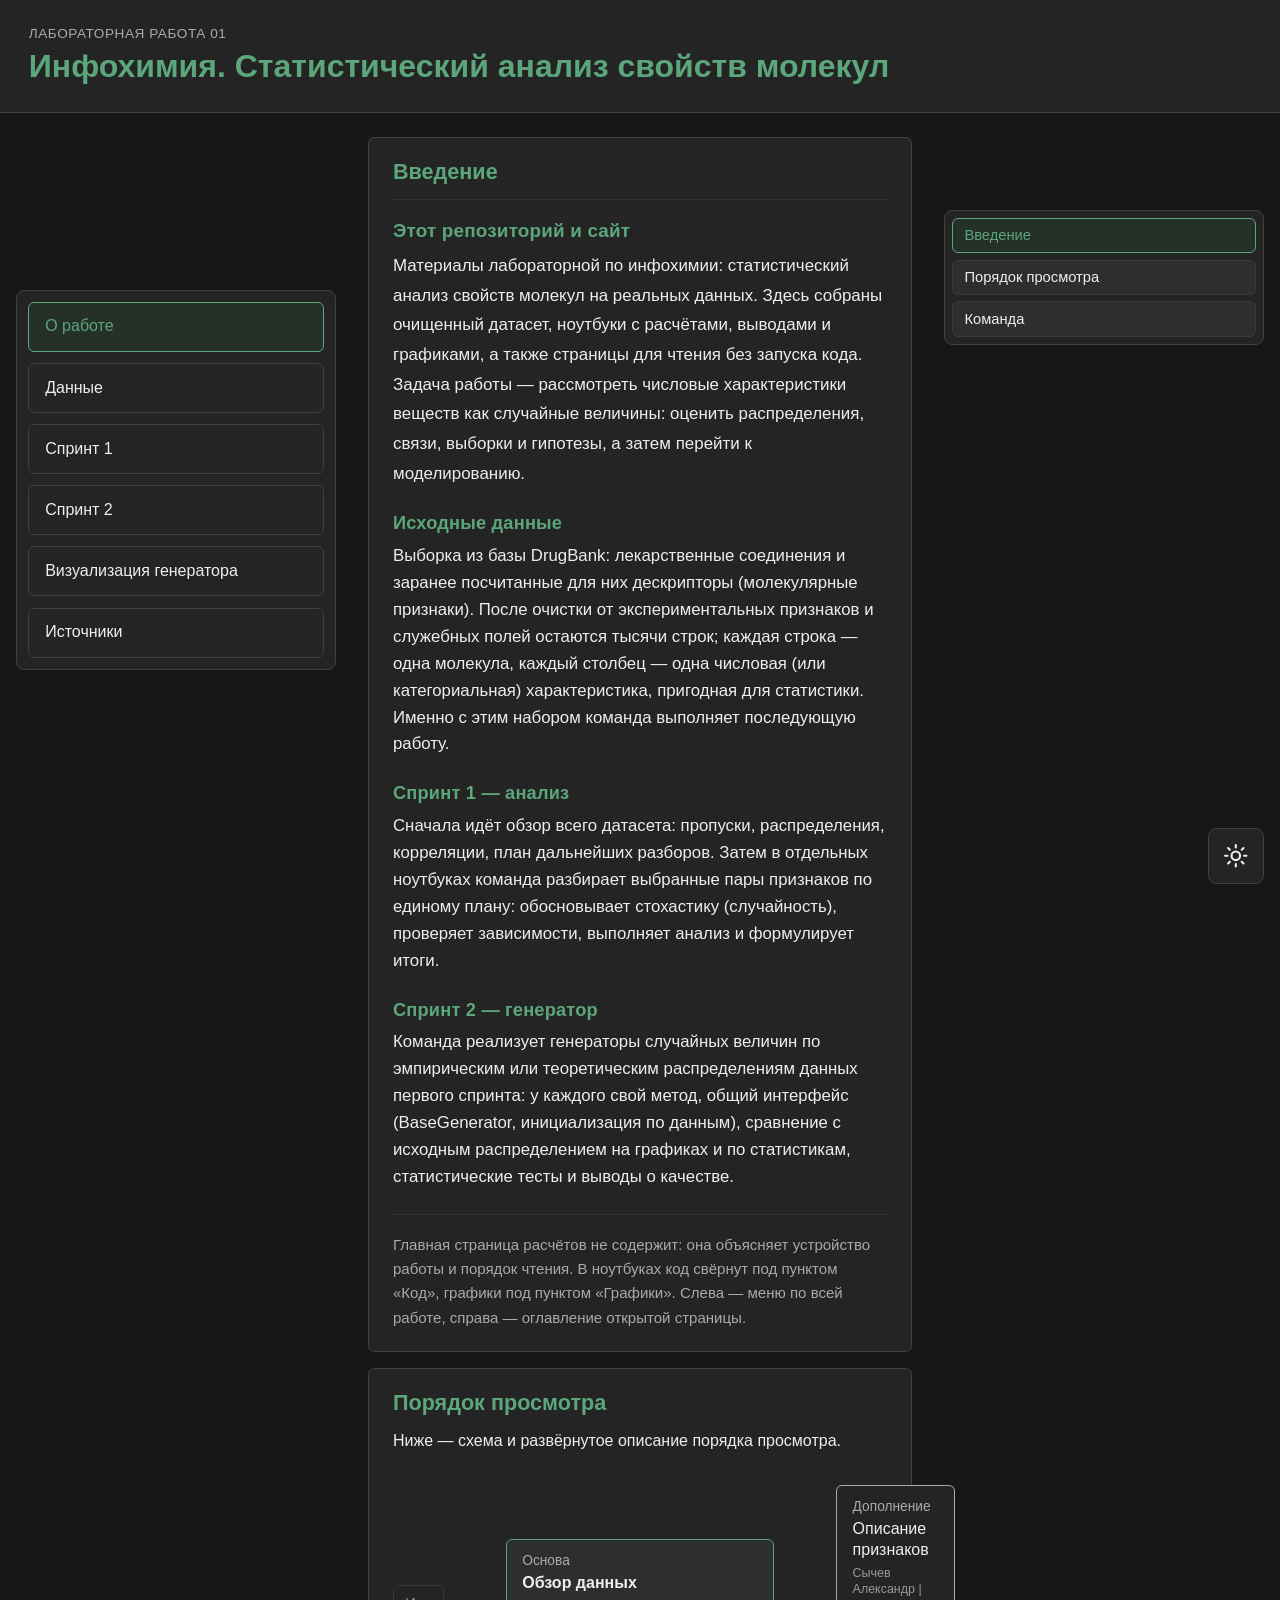
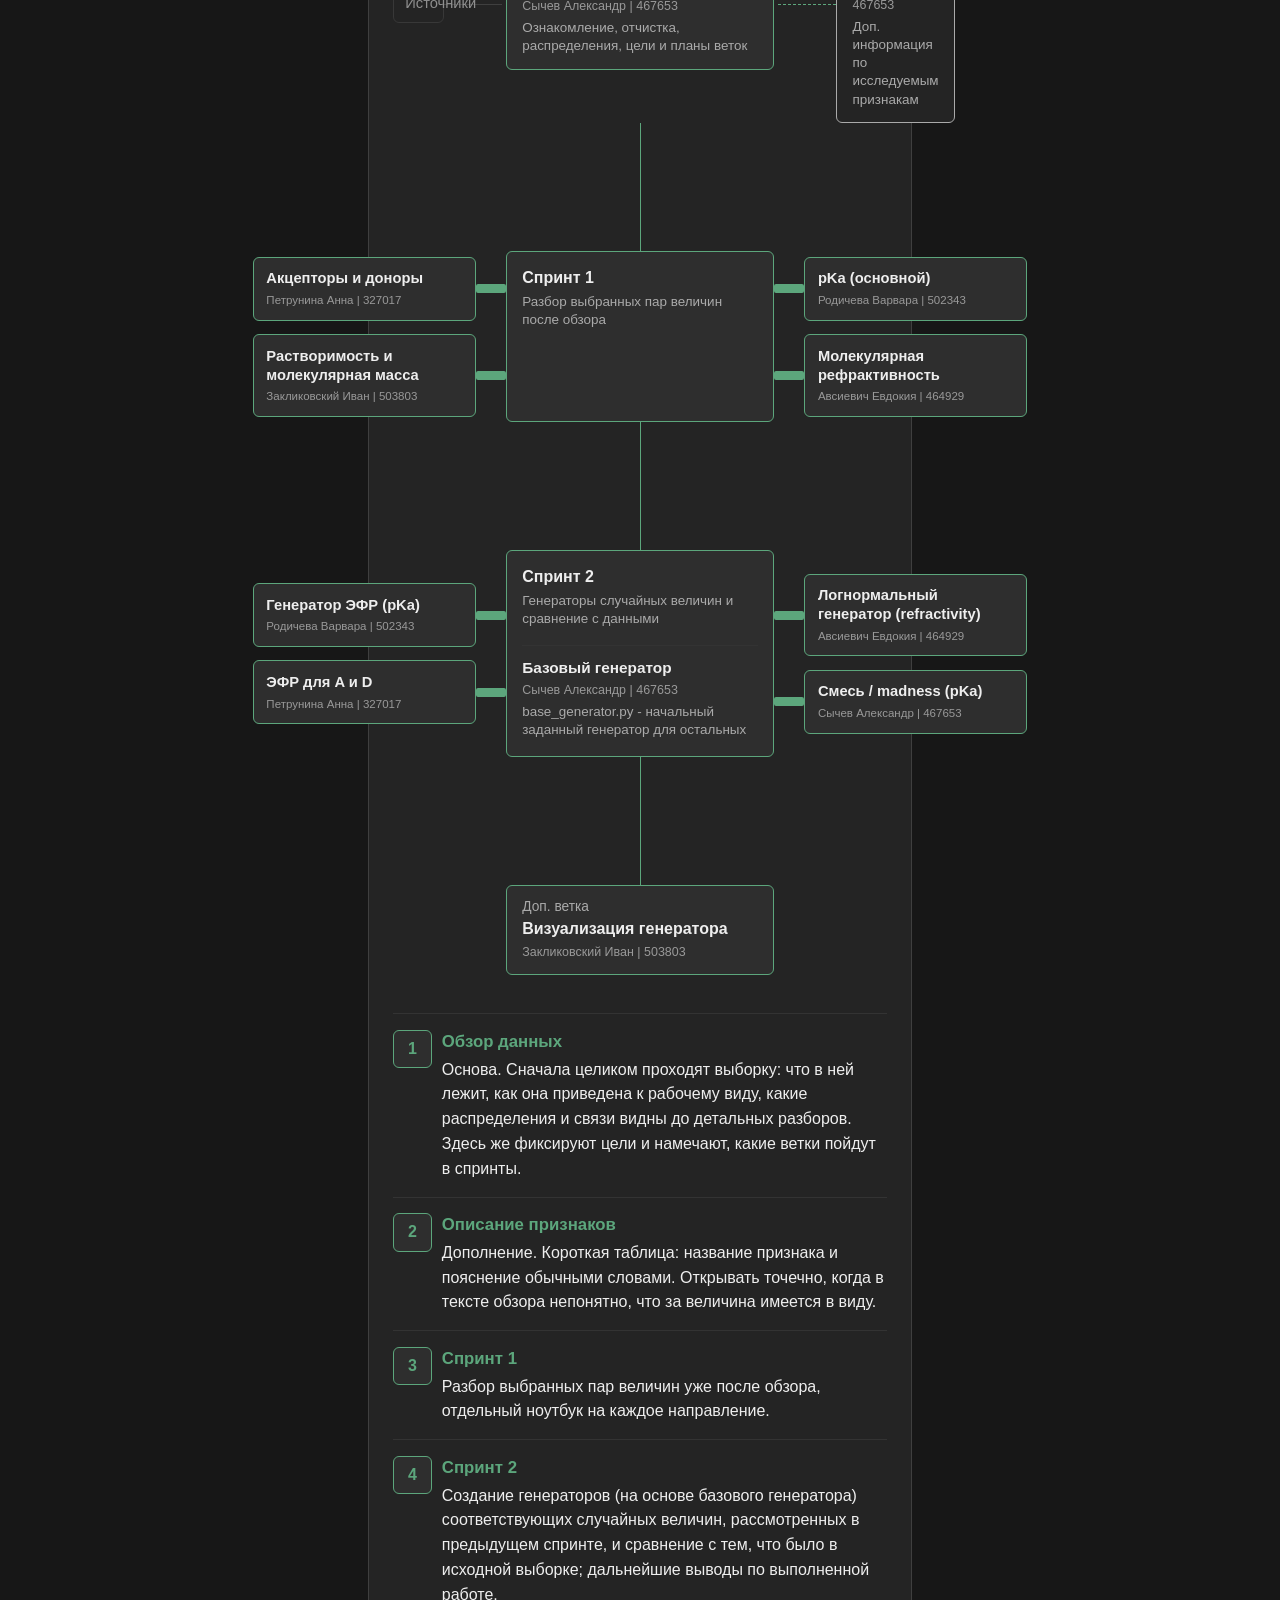
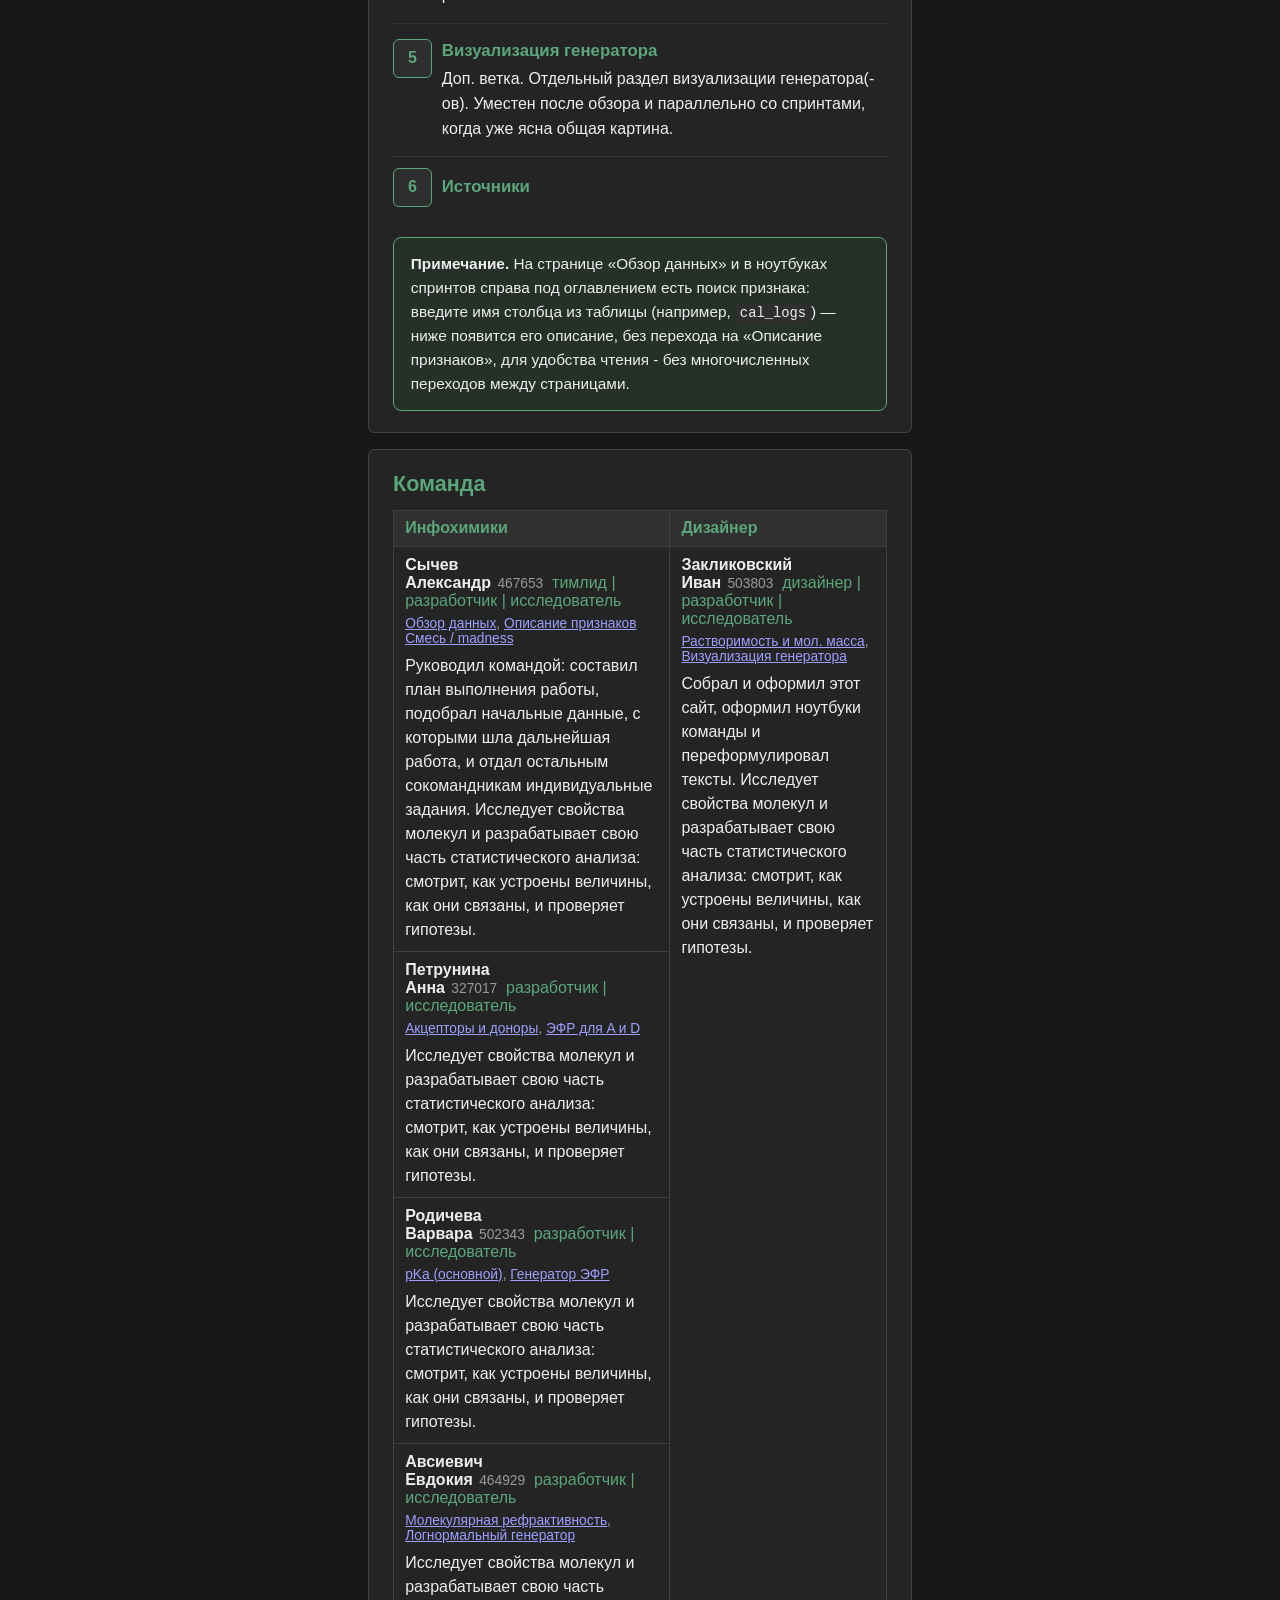
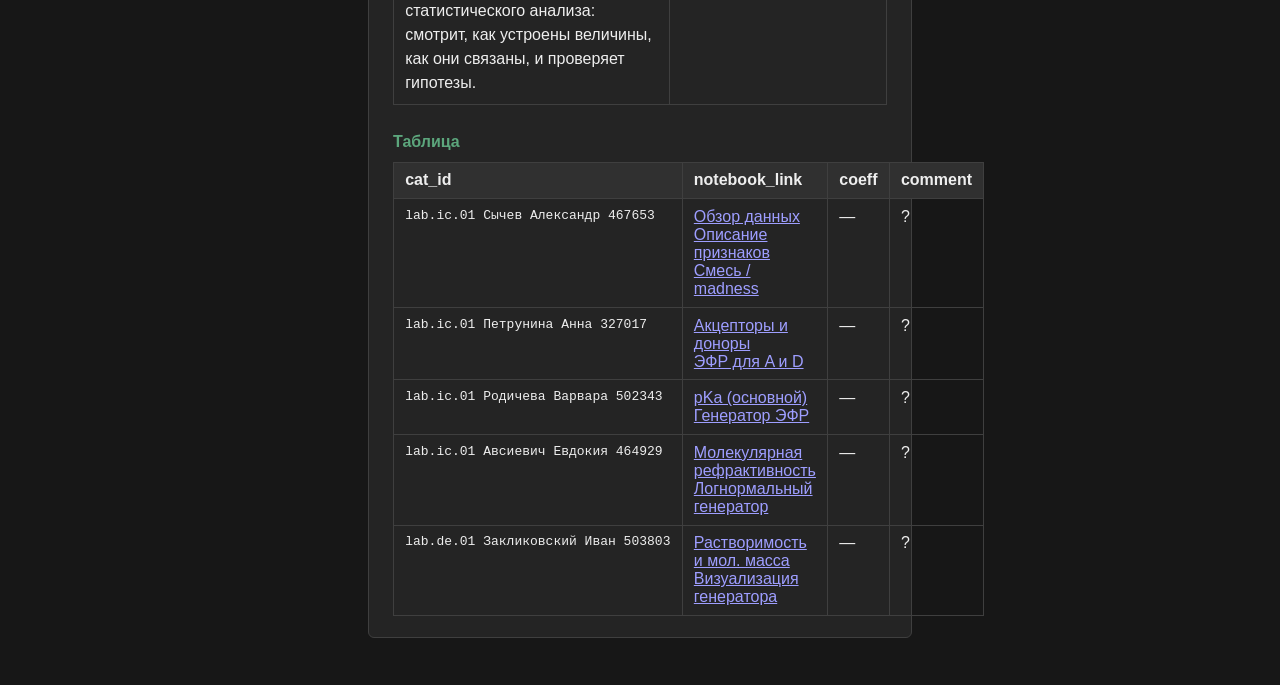
<file: docs/index.html>
<!DOCTYPE html>
<html lang="ru">
<head><script>(function(){try{if(localStorage.getItem('theme')!=='light')document.documentElement.setAttribute('data-theme','dark');}catch(e){}})();</script>
<meta charset="utf-8">
<title>Инфохимия. Статистический анализ свойств молекул</title>
</head>
<body>
<section class="panel" id="vvedenie"><h2>Введение</h2><div class="prose prose-intro">
<p><strong>Этот репозиторий и сайт</strong> Материалы лабораторной по инфохимии: статистический анализ свойств молекул на реальных данных. Здесь собраны очищенный датасет, ноутбуки с расчётами, выводами и графиками, а также страницы для чтения без запуска кода. Задача работы — рассмотреть числовые характеристики веществ как случайные величины: оценить распределения, связи, выборки и гипотезы, а затем перейти к моделированию.</p>
<p><strong>Исходные данные</strong> Выборка из базы DrugBank: лекарственные соединения и заранее посчитанные для них дескрипторы (молекулярные признаки). После очистки от экспериментальных признаков и служебных полей остаются тысячи строк; каждая строка — одна молекула, каждый столбец — одна числовая (или категориальная) характеристика, пригодная для статистики. Именно с этим набором команда выполняет последующую работу.</p>
<p><strong>Спринт 1 — анализ</strong> Сначала идёт обзор всего датасета: пропуски, распределения, корреляции, план дальнейших разборов. Затем в отдельных ноутбуках команда разбирает выбранные пары признаков по единому плану: обосновывает стохастику (случайность), проверяет зависимости, выполняет анализ и формулирует итоги.</p>
<p><strong>Спринт 2 — генератор</strong> Команда реализует генераторы случайных величин по эмпирическим или теоретическим распределениям данных первого спринта: у каждого свой метод, общий интерфейс (BaseGenerator, инициализация по данным), сравнение с исходным распределением на графиках и по статистикам, статистические тесты и выводы о качестве.</p>
<p>Главная страница расчётов не содержит: она объясняет устройство работы и порядок чтения. В ноутбуках код свёрнут под пунктом «Код», графики под пунктом «Графики». Слева — меню по всей работе, справа — оглавление открытой страницы.</p>
</div></section><section class="panel" id="poryadok"><h2>Порядок просмотра</h2><p>Ниже — схема и развёрнутое описание порядка просмотра.</p><div class="tree-v2">
<div class="tree-v2-root">
<div class="tree-v2-side tree-v2-side--left">
<div class="scheme-card scheme-card--ghost scheme-card--minor scheme-card--sources-compact"><strong>Источники</strong></div>
<span class="tree-v2-hbar tree-v2-hbar--thin tree-v2-hbar--muted" aria-hidden="true"></span>
</div>
<div class="scheme-card scheme-card--main"><span class="scheme-kicker">Основа</span><strong>Обзор данных</strong><span class="scheme-author">Сычев Александр | 467653</span><span class="scheme-note">Ознакомление, отчистка, распределения, цели и планы веток</span></div>
<div class="tree-v2-side tree-v2-side--right">
<span class="tree-v2-hbar tree-v2-hbar--thin tree-v2-hbar--dash" aria-hidden="true"></span>
<div class="scheme-card scheme-card--side"><span class="scheme-kicker">Дополнение</span><strong>Описание признаков</strong><span class="scheme-author">Сычев Александр | 467653</span><span class="scheme-note">Доп. информация по исследуемым признакам</span></div>
</div>
</div>
<span class="tree-v2-vbar tree-v2-vbar--thin tree-v2-vbar--trunk" aria-hidden="true"></span>

<div class="tree-v2-sprint">
  <div class="tree-v2-sprint-row tree-v2-sprint-row--wide">
    <div class="tree-v2-leaves tree-v2-leaves--left"><div class="tree-v2-leaf-row"><div class="scheme-card scheme-card--leaf"><strong>Акцепторы и доноры</strong><span class="scheme-author">Петрунина Анна | 327017</span></div><span class="tree-v2-hbar tree-v2-hbar--thick" aria-hidden="true"></span></div>
<div class="tree-v2-leaf-row"><div class="scheme-card scheme-card--leaf"><strong>Растворимость и молекулярная масса</strong><span class="scheme-author">Закликовский Иван | 503803</span></div><span class="tree-v2-hbar tree-v2-hbar--thick" aria-hidden="true"></span></div></div>
    <div class="tree-v2-sprint-mid"><div class="scheme-card scheme-card--sprint scheme-card--sprint-wide"><strong>Спринт 1</strong><span class="scheme-note">Разбор выбранных пар величин после обзора</span></div></div>
    <div class="tree-v2-leaves tree-v2-leaves--right"><div class="tree-v2-leaf-row"><span class="tree-v2-hbar tree-v2-hbar--thick" aria-hidden="true"></span><div class="scheme-card scheme-card--leaf"><strong>pKa (основной)</strong><span class="scheme-author">Родичева Варвара | 502343</span></div></div>
<div class="tree-v2-leaf-row"><span class="tree-v2-hbar tree-v2-hbar--thick" aria-hidden="true"></span><div class="scheme-card scheme-card--leaf"><strong>Молекулярная рефрактивность</strong><span class="scheme-author">Авсиевич Евдокия | 464929</span></div></div></div>
  </div>
</div>
<span class="tree-v2-vbar tree-v2-vbar--thin tree-v2-vbar--trunk" aria-hidden="true"></span>

<div class="tree-v2-sprint">
  <div class="tree-v2-sprint-row tree-v2-sprint-row--wide">
    <div class="tree-v2-leaves tree-v2-leaves--left"><div class="tree-v2-leaf-row"><div class="scheme-card scheme-card--leaf"><strong>Генератор ЭФР (pKa)</strong><span class="scheme-author">Родичева Варвара | 502343</span></div><span class="tree-v2-hbar tree-v2-hbar--thick" aria-hidden="true"></span></div>
<div class="tree-v2-leaf-row"><div class="scheme-card scheme-card--leaf"><strong>ЭФР для A и D</strong><span class="scheme-author">Петрунина Анна | 327017</span></div><span class="tree-v2-hbar tree-v2-hbar--thick" aria-hidden="true"></span></div></div>
    <div class="tree-v2-sprint-mid"><div class="scheme-card scheme-card--sprint scheme-card--sprint-wide"><strong>Спринт 2</strong><span class="scheme-note">Генераторы случайных величин и сравнение с данными</span><div class="scheme-sprint-extra"><strong>Базовый генератор</strong><span class="scheme-author">Сычев Александр | 467653</span><span class="scheme-note">base_generator.py - начальный заданный генератор для остальных</span></div></div></div>
    <div class="tree-v2-leaves tree-v2-leaves--right"><div class="tree-v2-leaf-row"><span class="tree-v2-hbar tree-v2-hbar--thick" aria-hidden="true"></span><div class="scheme-card scheme-card--leaf"><strong>Логнормальный генератор (refractivity)</strong><span class="scheme-author">Авсиевич Евдокия | 464929</span></div></div>
<div class="tree-v2-leaf-row"><span class="tree-v2-hbar tree-v2-hbar--thick" aria-hidden="true"></span><div class="scheme-card scheme-card--leaf"><strong>Смесь / madness (pKa)</strong><span class="scheme-author">Сычев Александр | 467653</span></div></div></div>
  </div>
</div>
<span class="tree-v2-vbar tree-v2-vbar--thin tree-v2-vbar--trunk" aria-hidden="true"></span>
<div class="tree-v2-trunk-node">
<div class="scheme-card scheme-card--main"><span class="scheme-kicker">Доп. ветка</span><strong>Визуализация генератора</strong><span class="scheme-author">Закликовский Иван | 503803</span></div>
</div>
</div>
<ol class="route">
<li><div>
<h3>Обзор данных</h3>
<p>Основа. Сначала целиком проходят выборку: что в ней лежит, как она приведена к рабочему виду, какие распределения и связи видны до детальных разборов. Здесь же фиксируют цели и намечают, какие ветки пойдут в спринты.</p>
</div></li>
<li><div>
<h3>Описание признаков</h3>
<p>Дополнение. Короткая таблица: название признака и пояснение обычными словами. Открывать точечно, когда в тексте обзора непонятно, что за величина имеется в виду.</p>
</div></li>
<li><div>
<h3>Спринт 1</h3>
<p>Разбор выбранных пар величин уже после обзора, отдельный ноутбук на каждое направление.</p>
</div></li>
<li><div>
<h3>Спринт 2</h3>
<p>Создание генераторов (на основе базового генератора) соответствующих случайных величин, рассмотренных в предыдущем спринте, и сравнение с тем, что было в исходной выборке; дальнейшие выводы по выполненной работе.</p>
</div></li>
<li><div>
<h3>Визуализация генератора</h3>
<p>Доп. ветка. Отдельный раздел визуализации генератора(-ов). Уместен после обзора и параллельно со спринтами, когда уже ясна общая картина.</p>
</div></li>
<li class="route-item--title-only"><div>
<h3>Источники</h3>
</div></li>
</ol>

<div class="route-feature-hint">
<p><strong>Примечание.</strong> На странице «Обзор данных» и в ноутбуках спринтов справа под оглавлением есть поиск признака: введите имя столбца из таблицы (например, <code>cal_logs</code>) — ниже появится его описание, без перехода на «Описание признаков», для удобства чтения - без многочисленных переходов между страницами.</p>
</div>
</section><section class="panel" id="komanda"><h2>Команда</h2>
<table class="team">
<thead><tr><th>Инфохимики</th><th>Дизайнер</th></tr></thead>
<tbody>
<tr>
<td>
<p class="who">Сычев Александр<span class="isu">467653</span><span class="roles">тимлид | разработчик | исследователь</span></p>
<p class="files"><a href="https://github.com/Cbl41K/StatsLab1/blob/design/notebooks/data_review.ipynb">Обзор данных</a>,
<a href="https://github.com/Cbl41K/StatsLab1/blob/design/content/opisanie-priznakov.html">Описание признаков</a><br>
<a href="https://github.com/Cbl41K/StatsLab1/blob/design/notebooks/degenerating.ipynb">Смесь / madness</a></p>
<p class="role">Руководил командой: составил план выполнения работы, подобрал начальные данные, с которыми шла дальнейшая работа, и отдал остальным сокомандникам индивидуальные задания. Исследует свойства молекул и разрабатывает свою часть статистического анализа: смотрит, как устроены величины, как они связаны, и проверяет гипотезы.</p>
</td>
<td rowspan="4">
<p class="who">Закликовский Иван<span class="isu">503803</span><span class="roles">дизайнер | разработчик | исследователь</span></p>
<p class="files"><a href="https://github.com/Cbl41K/StatsLab1/blob/design/notebooks/logs_mw_ktvd.ipynb">Растворимость и мол. масса</a>,
<a href="https://github.com/Cbl41K/StatsLab1/blob/design/notebooks/generator_viz.ipynb">Визуализация генератора</a></p>
<p class="role">Собрал и оформил этот сайт, оформил ноутбуки команды и переформулировал тексты. Исследует свойства молекул и разрабатывает свою часть статистического анализа: смотрит, как устроены величины, как они связаны, и проверяет гипотезы.</p>
</td>
</tr>
<tr>
<td>
<p class="who">Петрунина Анна<span class="isu">327017</span><span class="roles">разработчик | исследователь</span></p>
<p class="files"><a href="https://github.com/Cbl41K/StatsLab1/blob/design/notebooks/hbond_simple.ipynb">Акцепторы и доноры</a>,
<a href="https://github.com/Cbl41K/StatsLab1/blob/design/generators/generator.ipynb">ЭФР для A и D</a></p>
<p class="role">Исследует свойства молекул и разрабатывает свою часть статистического анализа: смотрит, как устроены величины, как они связаны, и проверяет гипотезы.</p>
</td>
</tr>
<tr>
<td>
<p class="who">Родичева Варвара<span class="isu">502343</span><span class="roles">разработчик | исследователь</span></p>
<p class="files"><a href="https://github.com/Cbl41K/StatsLab1/blob/design/notebooks/pka_basic_analysis.ipynb">pKa (основной)</a>,
<a href="https://github.com/Cbl41K/StatsLab1/blob/design/notebooks/generator_ecdf.ipynb">Генератор ЭФР</a></p>
<p class="role">Исследует свойства молекул и разрабатывает свою часть статистического анализа: смотрит, как устроены величины, как они связаны, и проверяет гипотезы.</p>
</td>
</tr>
<tr>
<td>
<p class="who">Авсиевич Евдокия<span class="isu">464929</span><span class="roles">разработчик | исследователь</span></p>
<p class="files"><a href="https://github.com/Cbl41K/StatsLab1/blob/design/notebooks/cal_refractivity.ipynb">Молекулярная рефрактивность</a>,
<a href="https://github.com/Cbl41K/StatsLab1/blob/design/generators/lognormal_generator_(1).ipynb">Логнормальный генератор</a></p>
<p class="role">Исследует свойства молекул и разрабатывает свою часть статистического анализа: смотрит, как устроены величины, как они связаны, и проверяет гипотезы.</p>
</td>
</tr>
</tbody>
</table>

<h3 class="cat-mark-title">Таблица</h3>
<table class="cat-mark-table">
<thead>
<tr><th>cat_id</th><th>notebook_link</th><th>coeff</th><th>comment</th></tr>
</thead>
<tbody>
<tr>
<td>lab.ic.01 Сычев Александр 467653</td>
<td><a href="https://github.com/Cbl41K/StatsLab1/blob/design/notebooks/data_review.ipynb">Обзор данных</a><br><a href="https://github.com/Cbl41K/StatsLab1/blob/design/content/opisanie-priznakov.html">Описание признаков</a><br><a href="https://github.com/Cbl41K/StatsLab1/blob/design/notebooks/degenerating.ipynb">Смесь / madness</a></td>
<td>—</td><td>?</td>
</tr>
<tr>
<td>lab.ic.01 Петрунина Анна 327017</td>
<td><a href="https://github.com/Cbl41K/StatsLab1/blob/design/notebooks/hbond_simple.ipynb">Акцепторы и доноры</a><br><a href="https://github.com/Cbl41K/StatsLab1/blob/design/generators/generator.ipynb">ЭФР для A и D</a></td>
<td>—</td><td>?</td>
</tr>
<tr>
<td>lab.ic.01 Родичева Варвара 502343</td>
<td><a href="https://github.com/Cbl41K/StatsLab1/blob/design/notebooks/pka_basic_analysis.ipynb">pKa (основной)</a><br><a href="https://github.com/Cbl41K/StatsLab1/blob/design/notebooks/generator_ecdf.ipynb">Генератор ЭФР</a></td>
<td>—</td><td>?</td>
</tr>
<tr>
<td>lab.ic.01 Авсиевич Евдокия 464929</td>
<td><a href="https://github.com/Cbl41K/StatsLab1/blob/design/notebooks/cal_refractivity.ipynb">Молекулярная рефрактивность</a><br><a href="https://github.com/Cbl41K/StatsLab1/blob/design/generators/lognormal_generator_(1).ipynb">Логнормальный генератор</a></td>
<td>—</td><td>?</td>
</tr>
<tr>
<td>lab.de.01 Закликовский Иван 503803</td>
<td><a href="https://github.com/Cbl41K/StatsLab1/blob/design/notebooks/logs_mw_ktvd.ipynb">Растворимость и мол. масса</a><br><a href="https://github.com/Cbl41K/StatsLab1/blob/design/notebooks/generator_viz.ipynb">Визуализация генератора</a></td>
<td>—</td><td>?</td>
</tr>
</tbody>
</table>
</section>
<style>
:root {
    color-scheme: light;
    --bg: #f6f6f6;
    --surface: #fff;
    --surface-2: #fafafa;
    --text: #222;
    --muted: #666;
    --muted-2: #777;
    --line: #ddd;
    --line-soft: #eee;
    --line-faint: #e4e4e4;
    --hover: #eee;
    --current: #ddd;
    --table-head: #f3f3f3;
    --scheme-line: #146c34;
    --scheme-dash: #146c34;
    --heading: #146c34;
    --accent-bg: #e7f5ec;
}

html[data-theme="dark"] {
    color-scheme: dark;
    --bg: #171717;
    --surface: #242424;
    --surface-2: #2e2e2e;
    --text: #eee;
    --muted: #aaa;
    --muted-2: #999;
    --line: #3f3f3f;
    --line-soft: #333;
    --line-faint: #3a3a3a;
    --hover: #353535;
    --current: #454545;
    --table-head: #303030;
    --scheme-line: #5ca67c;
    --scheme-dash: #5ca67c;
    --heading: #5ca67c;
    --accent-bg: #243028;
    --jp-layout-color0: #242424;
    --jp-layout-color1: #242424;
    --jp-layout-color2: #2e2e2e;
    --jp-layout-color3: #3f3f3f;
    --jp-ui-font-color0: rgba(255, 255, 255, 0.9);
    --jp-ui-font-color1: rgba(255, 255, 255, 0.87);
    --jp-ui-font-color2: rgba(255, 255, 255, 0.7);
    --jp-ui-font-color3: rgba(255, 255, 255, 0.5);
    --jp-content-font-color0: rgba(255, 255, 255, 0.9);
    --jp-content-font-color1: rgba(255, 255, 255, 0.87);
    --jp-content-font-color2: rgba(255, 255, 255, 0.7);
    --jp-content-font-color3: rgba(255, 255, 255, 0.5);
    --jp-content-link-color: #9ec1ff;
    --jp-border-color0: #3f3f3f;
    --jp-border-color1: #4a4a4a;
    --jp-border-color2: #555;
    --jp-rendermime-table-row-background: transparent;
    --jp-rendermime-table-row-hover-background: #303030;
    --jp-cell-editor-background: #2e2e2e;
    --jp-mirror-editor-variable-color: #e6e6e6;
    --jp-mirror-editor-keyword-color: #7dcea0;
    --jp-mirror-editor-builtin-color: #7dcea0;
    --jp-mirror-editor-operator-color: #c4b6e0;
    --jp-mirror-editor-punctuation-color: #c8c8c8;
    --jp-mirror-editor-number-color: #e0c36a;
    --jp-mirror-editor-string-color: #e0a070;
    --jp-mirror-editor-string-2-color: #e0a070;
    --jp-mirror-editor-comment-color: #8d8d8d;
    --jp-mirror-editor-def-color: #8ec8e8;
    --jp-mirror-editor-variable-2-color: #8ec8e8;
    --jp-mirror-editor-variable-3-color: #7dcea0;
    --jp-mirror-editor-property-color: #8ec8e8;
    --jp-mirror-editor-atom-color: #8ec8e8;
    --jp-mirror-editor-meta-color: #c4b6e0;
    --jp-mirror-editor-qualifier-color: #b0b0b0;
    --jp-mirror-editor-bracket-color: #b0b0b0;
    --jp-mirror-editor-tag-color: #7dcea0;
    --jp-mirror-editor-attribute-color: #e0c36a;
    --jp-mirror-editor-error-color: #e07070;
}

body { margin: 0; font-family: sans-serif; color: var(--text); background: var(--bg); }
.topbar { padding: 1.6rem 1.8rem; background: var(--surface); border-bottom: 1px solid var(--line); }
.kicker { margin: 0; font-size: 0.85rem; letter-spacing: 0.04em; text-transform: uppercase; color: var(--muted); }
.topbar h1 { margin: 0.35rem 0 0; font-size: 2rem; line-height: 1.25; }
.layout { display: block; }
.sidebar {
    position: fixed;
    top: calc(50vh - 10rem);
    left: 1rem;
    width: 20rem;
    z-index: 5;
}

.sidebar a,
.sidebar a:hover { color: var(--text); text-decoration: none; }
.sidebar summary { display: block; list-style: none; cursor: pointer; }
.sidebar summary::-webkit-details-marker { display: none; }
.sidebar summary::marker { content: ""; }
.sidebar-box {
    display: flex;
    flex-direction: column;
    gap: 0.7rem;
    max-height: calc(100vh - 8rem);
    overflow: auto;
    overscroll-behavior: contain;
    padding: 0.7rem;
    background: var(--surface);
    border: 1px solid var(--line);
    border-radius: 8px;
}

.sidebar-box > a,
.sidebar-box > details {
    background: var(--surface);
    border: 1px solid var(--line);
    border-radius: 6px;
    transition: border-color 0.15s ease, background 0.15s ease;
}

.sidebar-box > a,
.sidebar-box > details > summary {
    display: block;
    padding: 0.8rem 1rem;
    border-radius: 6px;
    transition: color 0.15s ease, background 0.15s ease;
}

.sidebar-nav-section .sidebar-nav-panel {
    overflow: hidden;
    max-height: 0;
    opacity: 0;
    transition: max-height 0.48s ease, opacity 0.4s ease;
}

.sidebar-nav-section.is-open:not(.is-retracting) .sidebar-nav-panel {
    max-height: 32rem;
    opacity: 1;
}

.sidebar-nav-section.is-retracting .sidebar-nav-panel {
    max-height: 0;
    opacity: 0;
}

.sidebar details details { margin: 0.65rem 0.6rem; background: var(--surface-2); border: 1px solid var(--line-faint); border-radius: 6px; }
.sidebar details details > summary { display: block; padding: 0; border-radius: 6px; }
.sidebar details details > summary a { display: block; padding: 0.6rem 0.75rem; border-radius: 6px; }
.sidebar details details > summary a:hover { background: var(--hover); }
.notebook-item { position: relative; margin: 0.65rem 0.6rem; }
.notebook-link {
    display: block;
    margin: 0.65rem 0.6rem;
    padding: 0.6rem 0.75rem;
    border: 1px solid var(--line-faint);
    border-radius: 6px;
    background: var(--surface-2);
    color: var(--text);
}

.notebook-link:hover { background: var(--hover); }
.toc-pop .open-notebook { display: block; padding: 0.35rem 0.6rem; }
.sidebar .toc { margin: 0.2rem 0 0.4rem 1rem; padding: 0; list-style: none; }
.sidebar .empty { margin: 0.2rem 0.6rem 0.6rem; color: var(--muted-2); font-size: 0.9rem; }
.sidebar.page-toc {
    left: auto;
    right: 1rem;
    display: flex;
    flex-direction: column;
    align-items: stretch;
    gap: 0.55rem;
}

.page-toc .sidebar-box.page-toc-box {
    flex: 1 1 auto;
    min-height: 0;
    gap: 0.55rem;
    padding: 0.45rem;
    overscroll-behavior: contain;
}

.page-toc .sidebar-box.feature-lookup-box {
    flex: 0 0 auto;
    padding: 0;
    border: none;
    background: transparent;
    overflow: visible;
}

.page-toc-scroll {
    display: flex;
    flex-direction: column;
    gap: 0.4rem;
    flex: 1 1 auto;
    min-height: 0;
    overflow: auto;
    overscroll-behavior: contain;
}

.page-toc .page-toc-scroll > a {
    display: block;
    padding: 0.45rem 0.7rem;
    border-radius: 6px;
    font-size: 0.92rem;
    line-height: 1.3;
    border: 1px solid var(--line-faint);
    background: var(--surface-2);
}

.page-toc .page-toc-scroll > a:hover { background: var(--hover); }
.page-toc .page-toc-scroll > a.is-current,
.page-toc .page-toc-scroll > a.is-current:hover {
    border-color: var(--heading);
    color: var(--heading);
    background: var(--accent-bg);
}

.feature-lookup-field {
    display: flex;
    flex-direction: column;
    align-items: stretch;
    gap: 0;
    width: 100%;
    border: 1px solid var(--line-faint);
    border-radius: 6px;
    background: var(--surface-2);
    overflow: hidden;
    transition: border-color 0.15s ease, background 0.15s ease;
}

.feature-lookup-field.is-match {
    border-color: var(--heading);
}

.feature-lookup-field.is-invalid { border-color: #c55; }
.feature-lookup-search {
    display: flex;
    align-items: center;
    gap: 0.4rem;
    padding: 0 0.55rem 0 0.65rem;
    min-height: 2.35rem;
    transition: color 0.15s ease, background 0.15s ease;
}

.feature-lookup-field.is-match .feature-lookup-search {
    color: var(--heading);
    background: var(--accent-bg);
}

.feature-lookup-icon {
    flex: 0 0 auto;
    display: flex;
    width: 1.05rem;
    height: 1.05rem;
    color: var(--muted-2);
}

.feature-lookup-field.is-match .feature-lookup-icon { color: var(--heading); }
.feature-lookup-icon svg { display: block; width: 100%; height: 100%; }
.feature-lookup-input {
    display: block;
    flex: 1 1 auto;
    width: 100%;
    min-width: 0;
    box-sizing: border-box;
    padding: 0.45rem 0.65rem 0.45rem 0;
    border: 0;
    border-radius: 0;
    font: inherit;
    font-size: 0.92rem;
    line-height: 1.3;
    color: var(--text);
    background: transparent;
    transition: color 0.15s ease;
}

.feature-lookup-field.is-match .feature-lookup-input { color: var(--heading); }
.feature-lookup-input:focus { outline: none; }
.feature-lookup-input::placeholder { color: var(--muted-2); }
.feature-lookup-result {
    padding: 0.5rem 0.7rem 0.65rem;
    border-top: 1px solid var(--line-soft);
    font-size: 0.84rem;
    line-height: 1.4;
}

.feature-lookup-desc { margin: 0 0 0.35rem; color: var(--text); }
.feature-lookup-kind { margin: 0; color: var(--muted-2); font-size: 0.8rem; }
.feature-lookup-miss { margin: 0; color: var(--muted-2); }
.prose p { margin: 0 0 0.85rem; font-size: 1.05rem; line-height: 1.6; }
.prose p:last-child { margin-bottom: 0; }
.prose-intro { font-size: 1.02rem; line-height: 1.72; }
.prose-intro p { margin: 0 0 1.45rem; }
.prose-intro p:last-child {
    margin-top: 0.5rem;
    padding-top: 1.1rem;
    border-top: 1px solid var(--line-soft);
    font-size: 0.94rem;
    line-height: 1.62;
    color: var(--muted);
}

.prose-intro p > strong {
    display: block;
    margin-bottom: 0.45rem;
    font-size: 1.14rem;
    font-weight: 600;
    line-height: 1.35;
    color: var(--heading);
    letter-spacing: 0.01em;
}

.prose-intro p:first-child > strong { font-size: 1.18rem; }
.prose-intro p:first-child {
    font-size: 1.06rem;
    line-height: 1.75;
}

.panel#vvedenie h2 {
    margin-bottom: 1.15rem;
    padding-bottom: 0.9rem;
    border-bottom: 1px solid var(--line-soft);
}

.scheme-card {
    display: flex;
    flex-direction: column;
    align-items: flex-start;
    gap: 0.28rem;
    width: 100%;
    max-width: 17.5rem;
    padding: 0.85rem 0.95rem;
    background: var(--surface-2);
    border: 1px solid var(--line);
    border-radius: 6px;
    box-sizing: border-box;
}

.scheme-card strong { font-size: 1rem; line-height: 1.3; font-weight: 600; }
.scheme-kicker { color: var(--muted); font-size: 0.86rem; }
.scheme-author { color: var(--muted-2); font-size: 0.78rem; line-height: 1.3; }
.scheme-note { color: var(--muted); font-size: 0.84rem; line-height: 1.35; }
.tree-v2 {
    display: flex;
    flex-direction: column;
    align-items: center;
    margin: 2.2rem 0 2.4rem;
    --tree-thick: 9px;
    --tree-arm: 2.35rem;
    --tree-arm-wide: 1.88rem;
    --tree-card: 16.75rem;
    --tree-card-leaf: 13.96rem;
}

.tree-v2 .scheme-card--leaf {
    width: var(--tree-card-leaf);
    max-width: var(--tree-card-leaf);
    padding: 0.72rem 0.8rem;
    box-sizing: border-box;
}

.tree-v2 .scheme-card--leaf strong { font-size: 0.92rem; }
.tree-v2 .scheme-card--leaf .scheme-author { font-size: 0.72rem; }
.tree-v2-root { --tree-arm: 3.65rem; }
.tree-v2-root .scheme-card {
    width: var(--tree-card);
    max-width: var(--tree-card);
    box-sizing: border-box;
}

.tree-v2-root {
    display: grid;
    grid-template-columns: minmax(0, 1fr) auto minmax(0, 1fr);
    align-items: center;
    gap: 0;
    column-gap: 0.25rem;
    width: min(100%, 52rem);
}

.tree-v2-sprint-mid .scheme-card--sprint-wide {
    width: var(--tree-card);
    max-width: var(--tree-card);
    min-width: var(--tree-card);
    min-height: 9.75rem;
    padding: 0.95rem 0.95rem 1.05rem;
    justify-content: flex-start;
    align-items: flex-start;
    box-sizing: border-box;
}

.tree-v2-sprint-mid .scheme-card--sprint-wide .scheme-note { line-height: 1.35; }
.scheme-sprint-extra {
    width: 100%;
    margin-top: 0.75rem;
    padding-top: 0.75rem;
    border-top: 1px solid var(--line-soft);
    display: flex;
    flex-direction: column;
    align-items: flex-start;
    gap: 0.28rem;
}

.scheme-sprint-extra strong { font-size: 0.96rem; }
.tree-v2-side { display: flex; align-items: center; gap: 0; min-width: 0; }
.tree-v2-side--left { justify-content: flex-end; }
.tree-v2-side--right { justify-content: flex-start; }
.tree-v2-hbar--thin {
    display: block;
    width: var(--tree-arm);
    height: 0;
    flex: 0 0 var(--tree-arm);
    border-top: 1px solid var(--scheme-line);
    background: none;
}

.tree-v2-hbar--thick {
    display: block;
    width: var(--tree-arm);
    height: var(--tree-thick);
    flex: 0 0 var(--tree-arm);
    background: var(--heading);
    border-radius: 2px;
    align-self: center;
}

.tree-v2-hbar--dash { border-top-style: dashed; border-top-color: var(--scheme-dash); }
.tree-v2-hbar--muted { border-top-color: var(--line); }
.tree-v2-vbar--thin {
    display: block;
    width: 0;
    height: 1.6rem;
    margin: 0.2rem auto;
    border-left: 1px solid var(--scheme-line);
}

.tree-v2-vbar--trunk {
    height: 8rem;
    margin: 0 auto;
    flex-shrink: 0;
}

.tree-v2-trunk-node {
    display: flex;
    justify-content: center;
    width: min(100%, 58rem);
}

.tree-v2-trunk-node .scheme-card {
    width: var(--tree-card);
    max-width: var(--tree-card);
}

.tree-v2-sprint {
    display: flex;
    flex-direction: column;
    align-items: center;
    width: min(100%, 58rem);
}

.tree-v2-sprint-row {
    display: flex;
    flex-direction: row;
    align-items: stretch;
    justify-content: center;
    gap: 0;
    width: 100%;
    --tree-arm: var(--tree-arm-wide);
}

.tree-v2-sprint-row--wide { width: min(100%, 58rem); }
.tree-v2-sprint-mid {
    display: flex;
    justify-content: center;
    align-items: stretch;
    flex: 0 0 auto;
    align-self: stretch;
}

.tree-v2-sprint-mid .scheme-card--sprint-wide {
    flex: 1 1 auto;
    align-self: stretch;
    height: 100%;
}

.tree-v2-leaves {
    display: flex;
    flex-direction: column;
    gap: 0.85rem;
    padding: 0.35rem 0;
    flex: 0 0 auto;
    align-self: center;
}

.scheme-card--leaf-tbd {
    border-color: var(--line-faint);
    border-style: dashed;
    opacity: 0.7;
}

.scheme-card--leaf-tbd strong { color: var(--muted-2); font-weight: 500; }
.tree-v2-leaves--left { align-items: flex-end; padding-right: 0; }
.tree-v2-leaves--right { align-items: flex-start; padding-left: 0; }
.tree-v2-leaf-row { display: flex; align-items: center; gap: 0; }
.scheme-card--main,
.scheme-card--sprint,
.scheme-card--leaf { border-color: var(--heading); }
.scheme-card--side {
    border-color: var(--muted);
    background: var(--surface);
    color: var(--muted-2);
}

.scheme-card--side strong { color: var(--text); font-weight: 500; }
.scheme-card--ghost.scheme-card--minor {
    border-color: var(--line-faint);
    background: transparent;
    color: var(--muted-2);
    opacity: 0.92;
}

.scheme-card--ghost.scheme-card--minor strong {
    color: var(--muted-2);
    font-weight: 500;
    font-size: 0.88rem;
}

.tree-v2-root .scheme-card--sources-compact {
    width: auto;
    max-width: none;
    min-width: 0;
    padding: 0.5rem 0.7rem;
    gap: 0;
}

.tree-v2-root .scheme-card--sources-compact strong {
    font-size: 0.92rem;
}

.route { list-style: none; margin: 0; padding: 0; counter-reset: stop; }
.route > li { display: grid; grid-template-columns: 2.3rem 1fr; gap: 0.75rem; padding: 0.95rem 0; border-top: 1px solid var(--line-soft); }
.route > li::before { counter-increment: stop; content: counter(stop); width: 2.3rem; height: 2.3rem; display: flex; align-items: center; justify-content: center; border: 1px solid var(--line); border-radius: 6px; background: var(--surface-2); font-weight: 600; }
.route h3 { margin: 0.15rem 0 0.35rem; font-size: 1.05rem; }
.route > li.route-item--title-only { align-items: center; padding: 0.65rem 0; }
.route > li.route-item--title-only h3 { margin: 0; }
.route p { margin: 0; line-height: 1.55; }
.route p.route-sub { margin-top: 0.55rem; color: var(--muted); font-size: 0.98rem; }
.route-feature-hint {
    margin-top: 1.25rem;
    padding: 0.9rem 1.05rem;
    background: var(--accent-bg);
    border: 1px solid var(--scheme-line);
    border-radius: 8px;
    font-size: 0.96rem;
    line-height: 1.55;
}

.route-feature-hint p { margin: 0; }
.route-feature-hint code {
    font-size: 0.9em;
    padding: 0.1em 0.35em;
    border-radius: 4px;
    background: var(--surface-2);
}

.code { font-family: monospace; font-size: 0.92em; }
.content { margin-left: 22rem; margin-right: 22rem; min-width: 0; padding: 1.5rem 1rem 3rem 1rem; }
.panel { width: 100%; padding: 1.3rem 1.5rem; background: var(--surface); border: 1px solid var(--line); border-radius: 6px; box-sizing: border-box; }
.panel + .panel { margin-top: 1rem; }
.panel h2 { margin: 0 0 0.8rem; font-size: 1.35rem; }
.panel table.team { margin-top: 0; }
.panel table.team td:first-child { font-family: sans-serif; white-space: normal; }
.team .who { margin: 0; font-weight: 600; }
.team .isu { margin-left: 0.4rem; color: var(--muted-2); font-weight: 400; font-size: 0.86rem; }
.team .roles { margin-left: 0.55rem; font-weight: 400; }
h1, h2, h3, h4, h5, h6,
.jp-RenderedHTMLCommon h1,
.jp-RenderedHTMLCommon h2,
.jp-RenderedHTMLCommon h3,
.jp-RenderedHTMLCommon h4,
.jp-RenderedHTMLCommon h5,
.jp-RenderedHTMLCommon h6 { color: var(--heading); }
body.jp-Notebook .jp-RenderedHTMLCommon h1 {
    margin-top: 0;
    margin-bottom: 0.5rem;
    padding-bottom: 0;
    border-bottom: none;
}

body.jp-Notebook .jp-RenderedHTMLCommon h2,
body.jp-Notebook .jp-RenderedHTMLCommon h3,
body.jp-Notebook .jp-RenderedHTMLCommon h4 {
    padding-bottom: 0.55rem;
    margin-top: 1.35rem;
    margin-bottom: 0.85rem;
    border-bottom: 1px solid var(--line-soft);
}

body.jp-Notebook .jp-RenderedHTMLCommon h2:first-child,
body.jp-Notebook .jp-RenderedHTMLCommon h3:first-child,
body.jp-Notebook .jp-RenderedHTMLCommon h4:first-child {
    margin-top: 0;
}

/* Подзаголовок сразу под заголовком — без линии только между соседними заголовками */
body.jp-Notebook .jp-RenderedHTMLCommon h2:has(+ h3),
body.jp-Notebook .jp-RenderedHTMLCommon h2:has(+ h4),
body.jp-Notebook .jp-RenderedHTMLCommon h2:has(+ p:empty + h3),
body.jp-Notebook .jp-RenderedHTMLCommon h2:has(+ p:empty + h4),
body.jp-Notebook .jp-RenderedHTMLCommon h3:has(+ h3),
body.jp-Notebook .jp-RenderedHTMLCommon h3:has(+ h4),
body.jp-Notebook .jp-RenderedHTMLCommon h3:has(+ p:empty + h3),
body.jp-Notebook .jp-RenderedHTMLCommon h3:has(+ p:empty + h4) {
    border-bottom: none;
    margin-bottom: 0.35rem;
    padding-bottom: 0.1rem;
}

body.jp-Notebook .jp-RenderedHTMLCommon h2 + h3,
body.jp-Notebook .jp-RenderedHTMLCommon h2 + h4,
body.jp-Notebook .jp-RenderedHTMLCommon h2 + p:empty + h3,
body.jp-Notebook .jp-RenderedHTMLCommon h2 + p:empty + h4,
body.jp-Notebook .jp-RenderedHTMLCommon h3 + h3,
body.jp-Notebook .jp-RenderedHTMLCommon h3 + h4,
body.jp-Notebook .jp-RenderedHTMLCommon h3 + p:empty + h3,
body.jp-Notebook .jp-RenderedHTMLCommon h3 + p:empty + h4 {
    margin-top: 0.3rem;
}

/* Заголовок в конце ячейки и подзаголовок в следующей markdown-ячейке */
body.jp-Notebook .jp-MarkdownCell:has(.jp-RenderedHTMLCommon > h2:last-child):has(+ .jp-MarkdownCell .jp-RenderedHTMLCommon > h3:first-child) .jp-RenderedHTMLCommon > h2:last-child,
body.jp-Notebook .jp-MarkdownCell:has(.jp-RenderedHTMLCommon > h2:last-child):has(+ .jp-MarkdownCell .jp-RenderedHTMLCommon > h4:first-child) .jp-RenderedHTMLCommon > h2:last-child,
body.jp-Notebook .jp-MarkdownCell:has(.jp-RenderedHTMLCommon > h3:last-child):has(+ .jp-MarkdownCell .jp-RenderedHTMLCommon > h3:first-child) .jp-RenderedHTMLCommon > h3:last-child,
body.jp-Notebook .jp-MarkdownCell:has(.jp-RenderedHTMLCommon > h3:last-child):has(+ .jp-MarkdownCell .jp-RenderedHTMLCommon > h4:first-child) .jp-RenderedHTMLCommon > h3:last-child {
    border-bottom: none;
    margin-bottom: 0.35rem;
    padding-bottom: 0.1rem;
}

body.jp-Notebook .jp-RenderedHTMLCommon hr {
    display: none;
}

body.jp-Notebook .research-outline {
    margin-top: 0.35rem;
}

body.jp-Notebook .research-outline p:has(> strong:only-child) {
    margin: 1.35rem 0 0.45rem;
    padding-top: 0.95rem;
    border-top: 1px solid var(--line-soft);
}

body.jp-Notebook .research-outline > p:first-child:has(> strong:only-child) {
    margin-top: 0.65rem;
    padding-top: 0;
    border-top: none;
}

body.jp-Notebook .research-outline p:has(> strong:only-child) > strong {
    font-weight: 700;
    font-size: 1.03rem;
    line-height: 1.45;
    color: var(--text);
}

html[data-theme="dark"] body.jp-Notebook .research-outline p:has(> strong:only-child) > strong,
html[data-theme="dark"] body.jp-Notebook .research-outline li > p > strong {
    color: #f3f4f2;
}

body.jp-Notebook .research-outline li {
    margin: 0.85rem 0;
    padding-left: 0.15rem;
}

body.jp-Notebook .research-outline li > p {
    margin: 0;
    line-height: 1.62;
}

body.jp-Notebook .research-outline li > p > strong {
    font-weight: 700;
    color: var(--text);
}

body.jp-Notebook .research-outline h3 {
    margin-top: 2rem;
    padding-bottom: 0.55rem;
    margin-bottom: 0.65rem;
    border-bottom: 1px solid var(--line-soft);
}

body.jp-Notebook .research-outline h3:first-of-type {
    margin-top: 1.5rem;
}

body.jp-Notebook .research-outline h3 + p:has(> strong:only-child) {
    border-top: none;
    padding-top: 0;
    margin-top: 0.55rem;
}

body.jp-Notebook .meme-row {
    display: flex;
    flex-direction: row;
    flex-wrap: wrap;
    gap: 0.85rem;
    margin: 0.9rem 0 1.15rem;
    align-items: flex-start;
    justify-content: center;
}

body.jp-Notebook .meme-row img {
    flex: 0 1 auto;
    max-width: calc((50% - 0.45rem) / 1.5);
    max-height: 11.5rem;
    width: auto;
    height: auto;
    object-fit: contain;
    border-radius: 6px;
    border: 1px solid var(--line-soft);
}

body.jp-Notebook .notebook-takeaway {
    margin: 1.05rem 0 1.35rem;
    padding: 0.9rem 1.05rem 1rem;
    background: var(--accent-bg);
    border: 1px solid var(--line-soft);
    border-radius: 8px;
    line-height: 1.62;
}

body.jp-Notebook .notebook-takeaway > :first-child {
    margin-top: 0;
}

body.jp-Notebook .notebook-takeaway > :last-child {
    margin-bottom: 0;
}

body.jp-Notebook .notebook-takeaway p > strong:first-child {
    font-weight: 700;
    color: var(--text);
}

body.jp-Notebook .notebook-takeaway p:has(> strong:only-child) {
    margin: 1.1rem 0 0.4rem;
    padding-top: 0.8rem;
    border-top: 1px solid var(--line-soft);
}

body.jp-Notebook .notebook-takeaway > p:first-child:has(> strong:only-child),
body.jp-Notebook .notebook-takeaway > p:first-child {
    margin-top: 0;
    padding-top: 0;
    border-top: none;
}

body.jp-Notebook .notebook-takeaway ul {
    margin: 0.5rem 0 0.25rem;
    padding-left: 1.25rem;
}

body.jp-Notebook .notebook-takeaway ul li > p > strong {
    font-weight: 700;
    color: var(--text);
}

html[data-theme="dark"] body.jp-Notebook .notebook-takeaway p > strong,
html[data-theme="dark"] body.jp-Notebook .notebook-takeaway li > p > strong,
html[data-theme="dark"] body.jp-Notebook .notebook-takeaway p:has(> strong:only-child) > strong {
    color: #f3f4f2;
}

body.jp-Notebook .research-outline ol {
    margin: 0.35rem 0 0;
    padding-left: 1.35rem;
    list-style-position: outside;
}

body.jp-Notebook .resume-outline {
    margin-top: 0.25rem;
}

body.jp-Notebook .resume-outline ol {
    margin: 0;
    padding-left: 1.35rem;
    list-style-position: outside;
}

body.jp-Notebook .resume-outline ol > li {
    margin: 0;
    padding: 0.75rem 0 0.75rem 0.15rem;
    border: none;
}

body.jp-Notebook .resume-outline ol > li + li {
    border-top: 1px solid var(--line-soft);
}

body.jp-Notebook .resume-outline ol > li:first-child {
    padding-top: 0.35rem;
}

body.jp-Notebook .resume-outline ol > li:last-child {
    padding-bottom: 0;
}

body.jp-Notebook .resume-outline ol > li > p {
    font-size: 1.03rem;
    line-height: 1.62;
    margin: 0;
}

body.jp-Notebook .resume-outline ol > li > p > strong {
    font-weight: 700;
    font-size: 1.03rem;
    color: var(--text);
}

html[data-theme="dark"] body.jp-Notebook .resume-outline ol > li > p > strong {
    color: #f3f4f2;
}

.route > li::before { color: var(--heading); border-color: var(--heading); }
.team th,
.team .roles { color: var(--heading); }
.sidebar:not(.page-toc) .sidebar-box > a:hover,
.sidebar:not(.page-toc) .sidebar-box > a.is-current,
.sidebar:not(.page-toc) .sidebar-box > a.is-current:hover {
    color: var(--heading);
    border-color: var(--heading);
    background: var(--accent-bg);
}

.sidebar:not(.page-toc) .sidebar-box > details:has(> summary:hover) {
    border-color: var(--heading);
    background: var(--accent-bg);
}

.sidebar:not(.page-toc) .sidebar-box > details > summary:hover {
    color: var(--heading);
    background: var(--accent-bg);
}

.sidebar:not(.page-toc) .notebook-link:hover,
.sidebar:not(.page-toc) details details > summary a:hover {
    color: var(--heading);
    border-color: var(--heading);
    background: var(--accent-bg);
}

.page-toc .page-toc-scroll > a.is-current,
.page-toc .page-toc-scroll > a.is-current:hover,
.sidebar:not(.page-toc) .notebook-link.is-current,
.sidebar:not(.page-toc) .notebook-link.is-current:hover {
    color: var(--heading);
    border-color: var(--heading);
    background: var(--accent-bg);
}

.sidebar:not(.page-toc) details details:has(a.is-current) {
    border-color: var(--heading);
    background: var(--accent-bg);
}

.sidebar:not(.page-toc) details details:has(a.is-current) > summary a {
    color: var(--heading);
    background: transparent;
}

.team .files { margin: 0.35rem 0 0; color: var(--muted-2); font-size: 0.86rem; }
.team .role { margin: 0.55rem 0 0; line-height: 1.5; }
.cat-mark-title {
    margin: 1.75rem 0 0.65rem;
    font-size: 1rem;
    font-weight: 600;
    color: var(--heading);
}

.cat-mark-table { margin-top: 0; }
.panel table { width: 100%; border-collapse: collapse; margin-top: 0.4rem; }
.panel th, .panel td { padding: 0.55rem 0.7rem; border: 1px solid var(--line); text-align: left; vertical-align: top; }
.panel th { background: var(--table-head); }
.panel td:first-child { font-family: monospace; white-space: nowrap; }
.code-fold {
    margin: 0.4rem 0 0.8rem;
    width: fit-content;
    max-width: 100%;
    background: var(--surface-2);
    border: 1px solid var(--line);
    border-radius: 6px;
    overflow: hidden;
}

html[data-theme="dark"] .code-fold { border-color: #e6e6e6; }
.code-fold[open] { width: 100%; }
.code-fold > summary {
    display: list-item;
    cursor: pointer;
    padding: 0.4rem 0.75rem;
    color: var(--text);
    background: transparent;
}

.code-fold[open] > summary { border-bottom: 1px solid var(--line); }
html[data-theme="dark"] .code-fold[open] > summary { border-bottom-color: #e6e6e6; }
body.jp-Notebook .code-fold .jp-InputArea-editor,
body.jp-Notebook .code-fold .highlight {
    border: none;
    box-shadow: none;
}

.table-sheet {
    margin: 0.6rem 0 0.9rem;
    padding: 0.65rem 0.7rem;
    background: var(--surface-2);
    border: 1px solid var(--line);
    border-radius: 6px;
    overflow-x: auto;
}

body.jp-Notebook .table-sheet table.dataframe {
    width: max-content;
    border-collapse: collapse;
    margin: 0;
    font-size: 0.86rem;
}

body.jp-Notebook .table-sheet table.dataframe th,
body.jp-Notebook .table-sheet table.dataframe td {
    border: 1px solid var(--line);
    padding: 0.4rem 0.55rem;
    text-align: left;
    vertical-align: middle;
    color: var(--text);
    background: transparent;
    white-space: nowrap;
}

body.jp-Notebook .table-sheet table.dataframe thead th { background: var(--table-head); }
.table-sheet-center {
    display: flex;
    justify-content: center;
    width: 100%;
    box-sizing: border-box;
}

.table-sheet-center table {
    width: max-content;
    max-width: 100%;
    margin: 0;
    border-collapse: collapse;
    table-layout: auto;
}

.table-sheet-center th,
.table-sheet-center td {
    border: 1px solid var(--line);
    padding: 0.45rem 0.7rem;
    color: var(--text);
}

.sidebar {
    font-family: sans-serif;
    font-size: 16px;
    font-weight: normal;
    line-height: 1.4;
}

.sidebar * {
    font-family: inherit;
    font-size: inherit;
    font-weight: inherit;
    line-height: inherit;
    letter-spacing: normal;
    box-sizing: border-box;
}

.sidebar a:link,
.sidebar a:visited,
.sidebar a:hover {
    color: var(--text);
    text-decoration: none;
}

.sidebar .byline {
    display: block;
    margin-top: 0.18rem;
    color: var(--muted-2);
    font-size: 0.78rem;
    font-weight: 400;
    line-height: 1.3;
}

.sidebar:not(.page-toc) .byline-reveal .byline {
    margin-top: 0;
    max-height: 0;
    opacity: 0;
    overflow: hidden;
    transition: opacity 0.15s ease, max-height 0.15s ease, margin-top 0.15s ease;
}

.sidebar:not(.page-toc) .byline-reveal:hover .byline,
.sidebar:not(.page-toc) .byline-reveal.is-current .byline {
    max-height: 2.5rem;
    opacity: 1;
    margin-top: 0.18rem;
}

body.jp-Notebook { background: var(--bg); color: var(--text); }
body.jp-Notebook main {
    display: block;
    background: var(--surface);
    border: 1px solid var(--line);
    border-radius: 6px;
    padding: 1.3rem 1.5rem 1.8rem;
    box-sizing: border-box;
}

body.jp-Notebook .jp-Cell,
body.jp-Notebook .jp-Cell-inputWrapper,
body.jp-Notebook .jp-InputArea,
body.jp-Notebook .jp-RenderedHTMLCommon,
body.jp-Notebook .jp-OutputArea,
body.jp-Notebook .jp-OutputArea-output {
    background: transparent;
    border: none;
    box-shadow: none;
}

body.jp-Notebook .jp-Collapser { display: none; }
html[data-theme="dark"] body.jp-Notebook .jp-InputArea-editor,
html[data-theme="dark"] body.jp-Notebook .cm-editor,
html[data-theme="dark"] body.jp-Notebook .highlight,
html[data-theme="dark"] body.jp-Notebook .highlight pre {
    background: var(--surface-2);
    color: var(--text);
}

body.jp-Notebook .jp-Cell-inputWrapper { padding: 0; }
body.jp-Notebook .jp-MarkdownCell .jp-Cell-inputWrapper {
    display: block;
    width: 100%;
}

body.jp-Notebook .jp-MarkdownCell .jp-InputArea,
body.jp-Notebook .jp-MarkdownCell .jp-RenderedMarkdown {
    display: block;
    width: 100%;
    max-width: 100%;
    box-sizing: border-box;
}

body.jp-Notebook .jp-MarkdownCell .table-sheet {
    width: 100%;
    max-width: 100%;
    box-sizing: border-box;
}

body.jp-Notebook .jp-OutputArea-output.jp-RenderedText {
    display: block;
    width: 100%;
    max-width: 100%;
    margin: 0.7rem 0 0.95rem;
    padding: 0.78rem 0.95rem;
    background: var(--surface-2);
    border: 1px solid var(--line-soft);
    border-radius: 8px;
    box-sizing: border-box;
}

body.jp-Notebook .jp-OutputArea-output.jp-RenderedText pre {
    margin: 0;
    padding: 0;
    background: transparent;
    border: none;
    box-shadow: none;
    font-family: ui-monospace, "Cascadia Code", Consolas, monospace;
    font-size: 0.92rem;
    line-height: 1.52;
    color: var(--text);
    white-space: pre-wrap;
    word-break: break-word;
}

body.jp-Notebook .jp-OutputArea-output.jp-RenderedText[data-mime-type="application/vnd.jupyter.stderr"] {
    border-color: var(--line);
    background: var(--accent-bg);
}

.theme-toggle {
    position: fixed;
    right: 1rem;
    bottom: 1rem;
    z-index: 30;
    width: 3.5rem;
    height: 3.5rem;
    padding: 0;
    display: flex;
    align-items: center;
    justify-content: center;
    border: 1px solid var(--line);
    border-radius: 8px;
    background: var(--surface);
    color: var(--text);
    cursor: pointer;
}

.theme-toggle svg { width: 1.6rem; height: 1.6rem; display: block; }
html[data-theme="dark"] .dataframe,
html[data-theme="dark"] .dataframe th,
html[data-theme="dark"] .dataframe td {
    color: var(--text);
    background: transparent;
    border-color: var(--line);
}

</style>
<script>window.PAGE_CHROME = {"kicker": "Лабораторная работа 01", "title": "Инфохимия. Статистический анализ свойств молекул", "sidebar": "<div class=\"sidebar-box\">\n<a href=\"index.html\">О работе</a>\n<details class=\"sidebar-nav-section\" open><summary>Данные</summary>\n<div class=\"sidebar-nav-panel\">\n<a class=\"notebook-link\" href=\"data_review.html\">Обзор данных<span class=\"byline\">Сычев Александр | 467653</span></a>\n<a class=\"notebook-link\" href=\"features.html\">Описание признаков<span class=\"byline\">Сычев Александр | 467653</span></a>\n</div></details>\n<details class=\"sidebar-nav-section\" open><summary>Спринт 1</summary>\n<div class=\"sidebar-nav-panel\">\n<a class=\"notebook-link\" href=\"hbond_simple.html\">Акцепторы и доноры<span class=\"byline\">Петрунина Анна | 327017</span></a>\n<a class=\"notebook-link\" href=\"logs_mw_ktvd.html\">Растворимость и молекулярная масса<span class=\"byline\">Закликовский Иван | 503803</span></a>\n<a class=\"notebook-link\" href=\"pka_basic_analysis.html\">pKa (основной)<span class=\"byline\">Родичева Варвара | 502343</span></a>\n<a class=\"notebook-link\" href=\"cal_refractivity.html\">Молекулярная рефрактивность<span class=\"byline\">Авсиевич Евдокия | 464929</span></a>\n</div></details>\n<details class=\"sidebar-nav-section\" open><summary>Спринт 2</summary>\n<div class=\"sidebar-nav-panel\">\n<a class=\"notebook-link\" href=\"generator_ecdf.html\">Генератор ЭФР (pKa)<span class=\"byline\">Родичева Варвара | 502343</span></a>\n<a class=\"notebook-link\" href=\"generator_empirical.html\">ЭФР для A и D<span class=\"byline\">Петрунина Анна | 327017</span></a>\n<a class=\"notebook-link\" href=\"lognormal_generator.html\">Логнормальный генератор (refractivity)<span class=\"byline\">Авсиевич Евдокия | 464929</span></a>\n<a class=\"notebook-link\" href=\"degenerating.html\">Смесь / madness (pKa)<span class=\"byline\">Сычев Александр | 467653</span></a>\n</div></details>\n<a class=\"byline-reveal\" href=\"generator_viz.html\">Визуализация генератора<span class=\"byline\">Закликовский Иван | 503803</span></a>\n<a href=\"materials.html\">Источники</a>\n</div>", "sections": [{"title": "Введение", "href": "#vvedenie"}, {"title": "Порядок просмотра", "href": "#poryadok"}, {"title": "Команда", "href": "#komanda"}], "featureLookup": false, "featureGlossary": {}};</script><script>
document.addEventListener("DOMContentLoaded", function () {
    var page = window.PAGE_CHROME;
    var bar = document.createElement("div");
    var layout = document.createElement("div");
    var aside = document.createElement("aside");
    var content = document.createElement("div");

    bar.className = "topbar";
    bar.innerHTML = "<p class=\"kicker\"></p><h1></h1>";
    bar.querySelector(".kicker").textContent = page.kicker;
    bar.querySelector("h1").textContent = page.title;
    layout.className = "layout";
    aside.className = "sidebar";
    aside.innerHTML = page.sidebar;

    var pageName = (location.pathname.split("/").pop() || "index.html").split("?")[0];
    aside.querySelectorAll("a").forEach(function (link) {
        var href = (link.getAttribute("href") || "").split("#")[0].split("?")[0];
        if (href.split("/").pop() === pageName) link.classList.add("is-current");
    });

    var navBox = aside.querySelector(".sidebar-box");
    var NAV_CLOSE_MS = 520;

    if (navBox) {
        Array.prototype.forEach.call(navBox.children, function (node) {
            if (node.tagName !== "DETAILS" || !node.classList.contains("sidebar-nav-section")) {
                return;
            }

            function sectionHasCurrent() {
                return !!node.querySelector(".is-current");
            }

            node.open = true;

            if (sectionHasCurrent()) node.classList.add("is-open");

            var summary = node.querySelector("summary");

            if (!summary) return;

            summary.addEventListener("click", function (e) {
                e.preventDefault();
                if (node.classList.contains("is-open")) {
                    node.classList.add("is-retracting");
                    clearTimeout(node._navCloseTimer);

                    node._navCloseTimer = setTimeout(function () {
                        node.classList.remove("is-open", "is-retracting");
                    }, NAV_CLOSE_MS);

                    return;
                }

                node.classList.remove("is-retracting");
                node.classList.add("is-open");
            });
        });
    }

    content.className = "content";

    while (document.body.firstChild) {
        content.appendChild(document.body.firstChild);
    }

    layout.appendChild(aside);
    layout.appendChild(content);
    document.body.appendChild(bar);
    document.body.appendChild(layout);

    function foldBlock(node, label, openByDefault) {
        var details = document.createElement("details");
        var summary = document.createElement("summary");

        details.className = "code-fold";
        summary.textContent = label;
        if (openByDefault) details.open = true;
        node.parentNode.insertBefore(details, node);
        details.appendChild(summary);
        details.appendChild(node);
    }

    document.querySelectorAll(".jp-CodeCell .jp-InputArea, .code_cell .input_area").forEach(function (area) {
        foldBlock(area, "Код");
    });

    document.querySelectorAll(".jp-RenderedImage").forEach(function (image) {
        foldBlock(image, "График", true);
    });

    document.querySelectorAll(".jp-RenderedHTML table.dataframe").forEach(function (table) {
        var host = table.closest(".jp-OutputArea-output") || table.parentNode;

        if (host.closest(".table-sheet")) return;

        var sheet = document.createElement("div");
        sheet.className = "table-sheet";
        host.parentNode.insertBefore(sheet, host);
        sheet.appendChild(host);
    });

    document.querySelectorAll(".jp-RenderedMarkdown table").forEach(function (table) {
        if (table.closest(".table-sheet")) return;

        var sheet = document.createElement("div");

        sheet.className = "table-sheet table-sheet-center";
        table.parentNode.insertBefore(sheet, table);
        sheet.appendChild(table);
    });

    function buildFeatureLookup(glossary, host) {
        var field = document.createElement("div");
        field.className = "feature-lookup-field";
        
        var searchRow = document.createElement("div");
        searchRow.className = "feature-lookup-search";

        var icon = document.createElement("span");
        icon.className = "feature-lookup-icon";
        icon.setAttribute("aria-hidden", "true");
        icon.innerHTML = '<svg viewBox="0 0 24 24"><circle cx="11" cy="11" r="6.5" fill="none" stroke="currentColor" stroke-width="2"></circle><path d="M16 16l5 5" fill="none" stroke="currentColor" stroke-width="2" stroke-linecap="round"></path></svg>';
        
        var input = document.createElement("input");
        input.type = "text";
        input.className = "feature-lookup-input";
        input.setAttribute("autocomplete", "off");
        input.setAttribute("spellcheck", "false");
        input.placeholder = "Признак из таблицы (cal_logs)";
        
        var result = document.createElement("div");
        result.className = "feature-lookup-result";
        result.hidden = true;

        searchRow.appendChild(icon);
        searchRow.appendChild(input);
        field.appendChild(searchRow);
        field.appendChild(result);
        host.appendChild(field);

        var byLower = {};

        Object.keys(glossary).forEach(function (key) {
            byLower[key.toLowerCase()] = key;
        });

        function apply() {
            var raw = input.value.trim();

            field.classList.remove("is-match", "is-invalid");

            if (!raw) {
                result.hidden = true;
                result.textContent = "";
                return;
            }

            var key = byLower[raw.toLowerCase()];

            if (!key) {
                result.hidden = false;
                field.classList.add("is-invalid");
                result.innerHTML = '<p class="feature-lookup-miss">Нет такого признака в таблице</p>';
                return;
            }

            var item = glossary[key];

            field.classList.add("is-match");
            result.hidden = false;
            result.innerHTML =
                '<p class="feature-lookup-desc">' + item.description + "</p>"
                + '<p class="feature-lookup-kind">' + item.kind + "</p>";
        }

        input.addEventListener("change", apply);
        input.addEventListener("blur", apply);
        input.addEventListener("keydown", function (e) {
            if (e.key === "Enter") {
                e.preventDefault();
                apply();
            }
        });
    }

    if (page.sections && page.sections.length) {
        var right = document.createElement("aside");
        var box = document.createElement("div");
        var scroll = document.createElement("div");

        right.className = "sidebar page-toc";
        box.className = "sidebar-box page-toc-box";
        scroll.className = "page-toc-scroll";

        page.sections.forEach(function (section) {
            var link = document.createElement("a");
            link.href = section.href;
            link.textContent = section.title;
            if (section.level && section.level > 2) {
                link.style.paddingLeft = (section.level - 2) * 0.65 + "rem";
                link.style.fontSize = section.level >= 4 ? "0.92em" : "";
            }
            scroll.appendChild(link);
        });

        box.appendChild(scroll);
        right.appendChild(box);
        
        if (page.featureLookup && page.featureGlossary && Object.keys(page.featureGlossary).length) {
            var lookupBox = document.createElement("div");

            lookupBox.className = "sidebar-box feature-lookup-box";
            buildFeatureLookup(page.featureGlossary, lookupBox);
            right.appendChild(lookupBox);
        }

        document.body.appendChild(right);
    }

    var sidebars = document.querySelectorAll(".sidebar");
    var tocBox = document.querySelector(".page-toc-scroll");
    var tocLinks = tocBox ? tocBox.querySelectorAll("a") : [];
    var headings = [];

    tocLinks.forEach(function (link) {
        var id = (link.getAttribute("href") || "").replace(/^#/, "");
        var heading = id ? document.getElementById(id) : null;

        if (heading) headings.push({ link: link, heading: heading });
    });

    var current = null;

    function restingTop() {
        var probe = sidebars[0];
        var previous = probe.style.top;
        probe.style.top = "";
        
        var top = probe.getBoundingClientRect().top;
        probe.style.top = previous;
        return top;
    }

    function markCurrent() {
        if (!headings.length || !tocBox) return;
        
        var line = document.querySelector(".topbar").offsetHeight + 48;
        var active = headings[0];
        var atBottom = window.scrollY > 0 && window.scrollY + window.innerHeight >= document.documentElement.scrollHeight - 8;
        
        if (atBottom) {
            active = headings[headings.length - 1];
        } else {
            headings.forEach(function (item) {
                if (item.heading.getBoundingClientRect().top <= line) active = item;
            });
        }

        if (active !== current) {
            if (current) current.link.classList.remove("is-current");

            active.link.classList.add("is-current");
            current = active;

            var boxRect = tocBox.getBoundingClientRect();
            var linkRect = active.link.getBoundingClientRect();
            var delta = (linkRect.top + linkRect.height / 2) - (boxRect.top + boxRect.height / 2);

            tocBox.scrollTop += delta;
        }
    }

    function placeSidebar() {

        var limit = document.querySelector(".topbar").offsetHeight;
        var rest = restingTop();
        var top = rest - Math.min(window.scrollY, limit);

        sidebars.forEach(function (sidebar) {
            var lift = sidebar.classList.contains("page-toc") ? 80 : 0;

            sidebar.style.top = (top - lift) + "px";
        });

        var room = window.innerHeight - 2 * rest + 128;
        var maxFit = window.innerHeight - (rest - limit) - 16;
        var maxHeight = Math.max(160, Math.min(room, maxFit)) + "px";

        document.querySelectorAll(".sidebar-box").forEach(function (box) {
            if (box.classList.contains("feature-lookup-box")) {
                box.style.maxHeight = "";
                return;
            }

            box.style.maxHeight = maxHeight;
        });

        markCurrent();
    }

    window.addEventListener("scroll", placeSidebar);
    window.addEventListener("resize", placeSidebar);

    placeSidebar();

    var sun = '<svg viewBox="0 0 24 24" aria-hidden="true"><circle cx="12" cy="12" r="4" fill="none" stroke="currentColor" stroke-width="2"></circle><path d="M12 2v2.2M12 19.8V22M2 12h2.2M19.8 12H22M4.8 4.8l1.6 1.6M17.6 17.6l1.6 1.6M19.2 4.8l-1.6 1.6M6.4 17.6l-1.6 1.6" fill="none" stroke="currentColor" stroke-width="2" stroke-linecap="round"></path></svg>';
    var moon = '<svg viewBox="0 0 24 24" aria-hidden="true"><path d="M21 14.5A8.5 8.5 0 1 1 9.5 3 7 7 0 0 0 21 14.5z" fill="none" stroke="currentColor" stroke-width="2" stroke-linejoin="round"></path></svg>';
    var toggle = document.createElement("button");
    
    toggle.type = "button";
    toggle.className = "theme-toggle";
    
    function paintTheme() {
        var dark = document.documentElement.getAttribute("data-theme") === "dark";
        
        toggle.innerHTML = dark ? sun : moon;
        toggle.setAttribute("aria-label", dark ? "Светлая тема" : "Тёмная тема");
        
        if (document.body.classList.contains("jp-Notebook")) {
            document.body.setAttribute("data-jp-theme-light", dark ? "false" : "true");
        }
    }
    
    toggle.addEventListener("click", function () {
        var dark = document.documentElement.getAttribute("data-theme") === "dark";
        
        if (dark) {
            document.documentElement.removeAttribute("data-theme");
            localStorage.setItem("theme", "light");
        } else {
            document.documentElement.setAttribute("data-theme", "dark");
            localStorage.setItem("theme", "dark");
        }

        paintTheme();
    });
    
    document.body.appendChild(toggle);
    paintTheme();
});

</script>
</body>
</html>
</file>
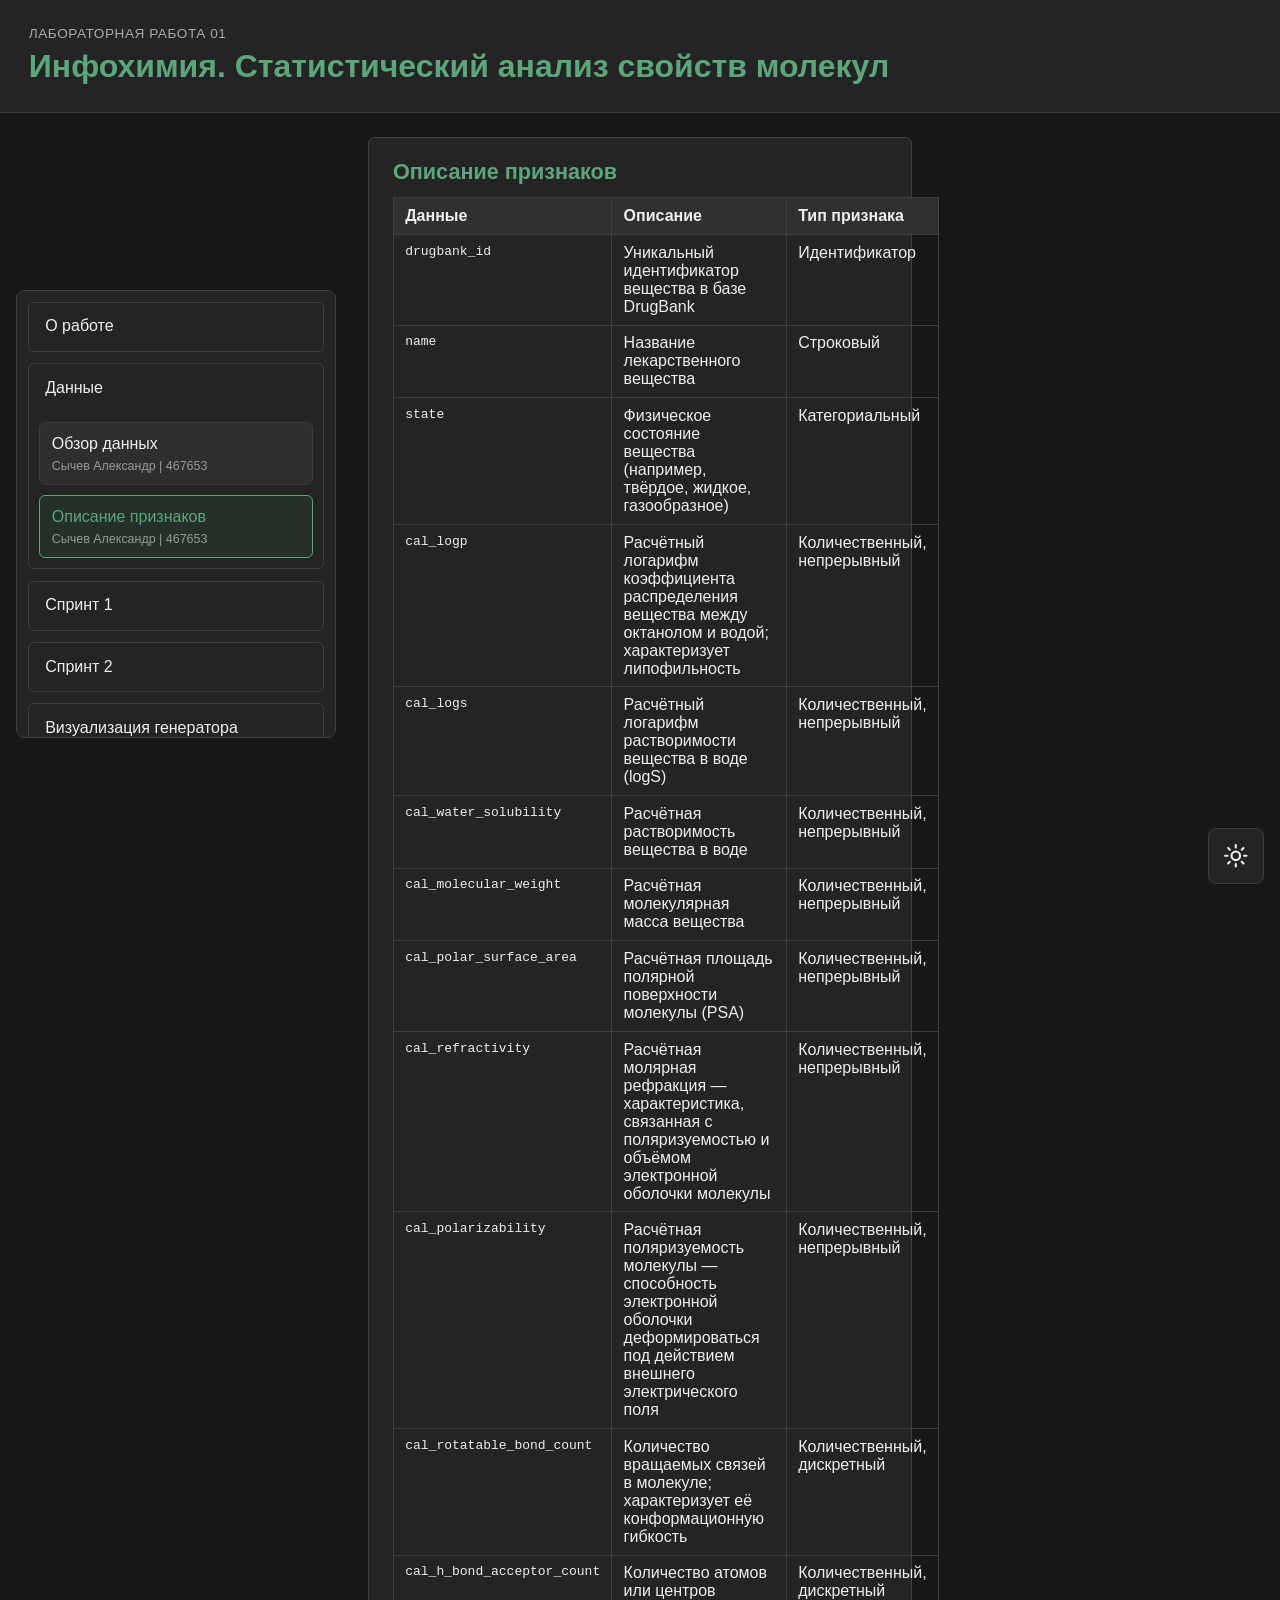
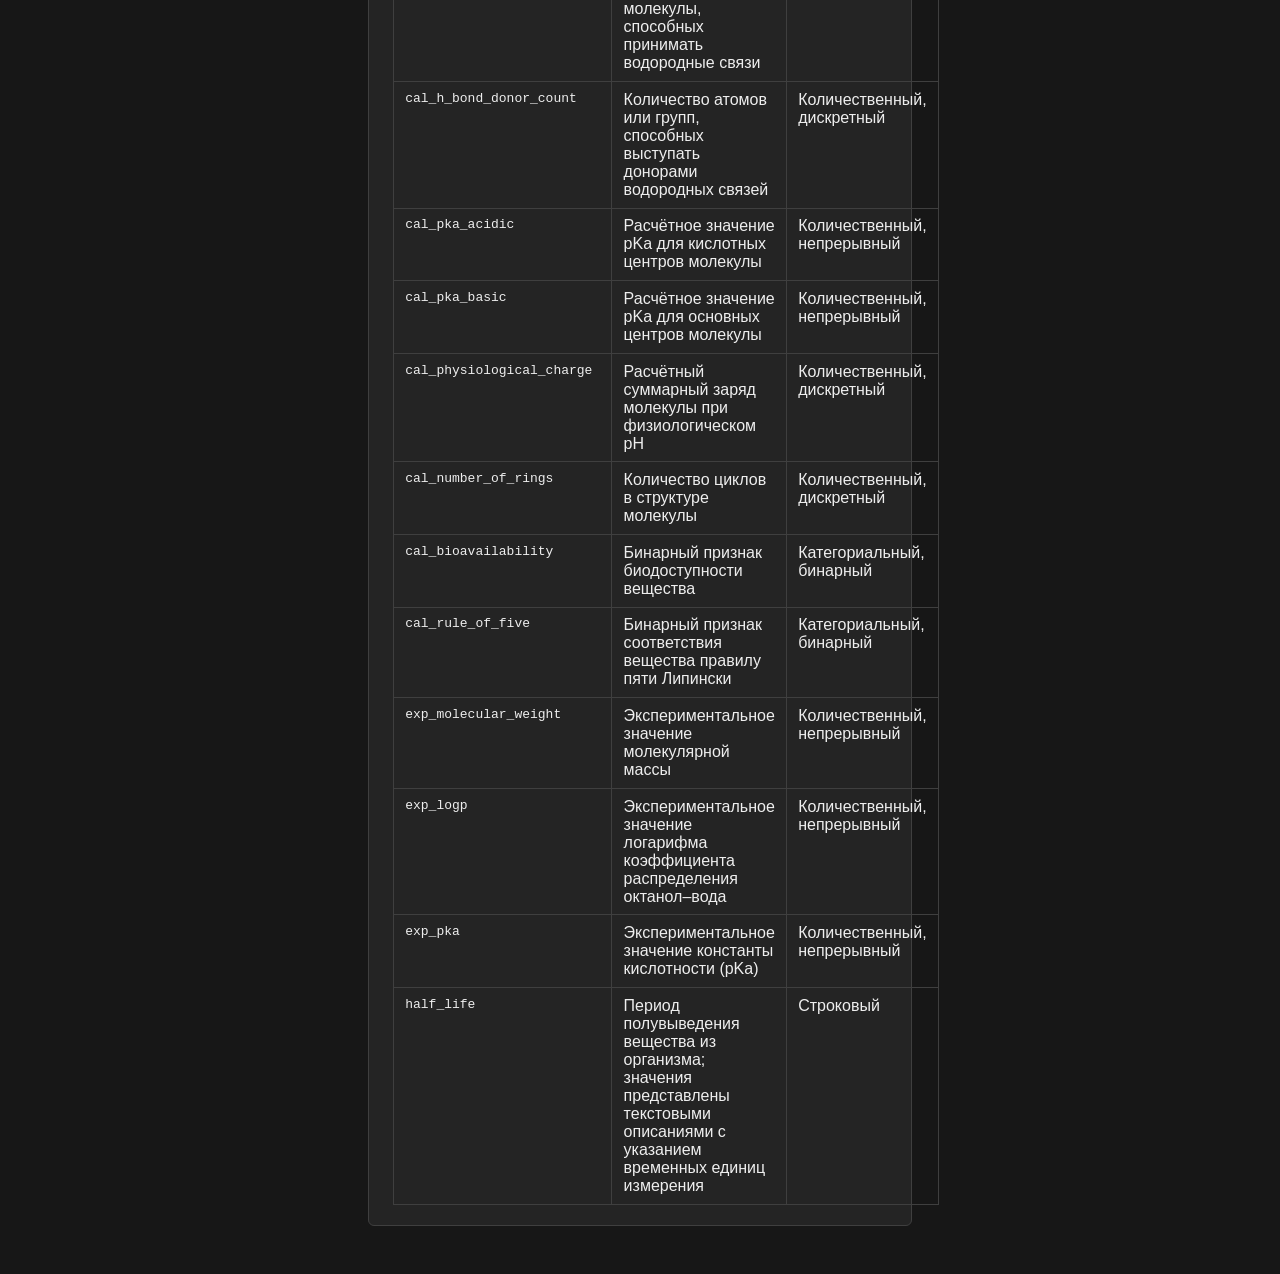
<file: docs/features.html>
<!DOCTYPE html>
<html lang="ru">
<head><script>(function(){try{if(localStorage.getItem('theme')!=='light')document.documentElement.setAttribute('data-theme','dark');}catch(e){}})();</script>
<meta charset="utf-8">
<title>Инфохимия. Статистический анализ свойств молекул</title>
</head>
<body>
<section class="panel"><h2>Описание признаков</h2><table>
    <thead>
    <tr><th>Данные</th><th>Описание</th><th>Тип признака</th></tr>
    </thead>
    <tbody>
    <tr><td>drugbank_id</td><td>Уникальный идентификатор вещества в базе DrugBank</td><td>Идентификатор</td></tr>
    <tr><td>name</td><td>Название лекарственного вещества</td><td>Строковый</td></tr>
    <tr><td>state</td><td>Физическое состояние вещества (например, твёрдое, жидкое, газообразное)</td><td>Категориальный</td></tr>
    <tr><td>cal_logp</td><td>Расчётный логарифм коэффициента распределения вещества между октанолом и водой; характеризует липофильность</td><td>Количественный, непрерывный</td></tr>
    <tr><td>cal_logs</td><td>Расчётный логарифм растворимости вещества в воде (logS)</td><td>Количественный, непрерывный</td></tr>
    <tr><td>cal_water_solubility</td><td>Расчётная растворимость вещества в воде</td><td>Количественный, непрерывный</td></tr>
    <tr><td>cal_molecular_weight</td><td>Расчётная молекулярная масса вещества</td><td>Количественный, непрерывный</td></tr>
    <tr><td>cal_polar_surface_area</td><td>Расчётная площадь полярной поверхности молекулы (PSA)</td><td>Количественный, непрерывный</td></tr>
    <tr><td>cal_refractivity</td><td>Расчётная молярная рефракция — характеристика, связанная с поляризуемостью и объёмом электронной оболочки молекулы</td><td>Количественный, непрерывный</td></tr>
    <tr><td>cal_polarizability</td><td>Расчётная поляризуемость молекулы — способность электронной оболочки деформироваться под действием внешнего электрического поля</td><td>Количественный, непрерывный</td></tr>
    <tr><td>cal_rotatable_bond_count</td><td>Количество вращаемых связей в молекуле; характеризует её конформационную гибкость</td><td>Количественный, дискретный</td></tr>
    <tr><td>cal_h_bond_acceptor_count</td><td>Количество атомов или центров молекулы, способных принимать водородные связи</td><td>Количественный, дискретный</td></tr>
    <tr><td>cal_h_bond_donor_count</td><td>Количество атомов или групп, способных выступать донорами водородных связей</td><td>Количественный, дискретный</td></tr>
    <tr><td>cal_pka_acidic</td><td>Расчётное значение pKa для кислотных центров молекулы</td><td>Количественный, непрерывный</td></tr>
    <tr><td>cal_pka_basic</td><td>Расчётное значение pKa для основных центров молекулы</td><td>Количественный, непрерывный</td></tr>
    <tr><td>cal_physiological_charge</td><td>Расчётный суммарный заряд молекулы при физиологическом pH</td><td>Количественный, дискретный</td></tr>
    <tr><td>cal_number_of_rings</td><td>Количество циклов в структуре молекулы</td><td>Количественный, дискретный</td></tr>
    <tr><td>cal_bioavailability</td><td>Бинарный признак биодоступности вещества</td><td>Категориальный, бинарный</td></tr>
    <tr><td>cal_rule_of_five</td><td>Бинарный признак соответствия вещества правилу пяти Липински</td><td>Категориальный, бинарный</td></tr>
    <tr><td>exp_molecular_weight</td><td>Экспериментальное значение молекулярной массы</td><td>Количественный, непрерывный</td></tr>
    <tr><td>exp_logp</td><td>Экспериментальное значение логарифма коэффициента распределения октанол–вода</td><td>Количественный, непрерывный</td></tr>
    <tr><td>exp_pka</td><td>Экспериментальное значение константы кислотности (pKa)</td><td>Количественный, непрерывный</td></tr>
    <tr><td>half_life</td><td>Период полувыведения вещества из организма; значения представлены текстовыми описаниями с указанием временных единиц измерения</td><td>Строковый</td></tr>
    </tbody>
    </table></section>
<style>
:root {
    color-scheme: light;
    --bg: #f6f6f6;
    --surface: #fff;
    --surface-2: #fafafa;
    --text: #222;
    --muted: #666;
    --muted-2: #777;
    --line: #ddd;
    --line-soft: #eee;
    --line-faint: #e4e4e4;
    --hover: #eee;
    --current: #ddd;
    --table-head: #f3f3f3;
    --scheme-line: #146c34;
    --scheme-dash: #146c34;
    --heading: #146c34;
    --accent-bg: #e7f5ec;
}

html[data-theme="dark"] {
    color-scheme: dark;
    --bg: #171717;
    --surface: #242424;
    --surface-2: #2e2e2e;
    --text: #eee;
    --muted: #aaa;
    --muted-2: #999;
    --line: #3f3f3f;
    --line-soft: #333;
    --line-faint: #3a3a3a;
    --hover: #353535;
    --current: #454545;
    --table-head: #303030;
    --scheme-line: #5ca67c;
    --scheme-dash: #5ca67c;
    --heading: #5ca67c;
    --accent-bg: #243028;
    --jp-layout-color0: #242424;
    --jp-layout-color1: #242424;
    --jp-layout-color2: #2e2e2e;
    --jp-layout-color3: #3f3f3f;
    --jp-ui-font-color0: rgba(255, 255, 255, 0.9);
    --jp-ui-font-color1: rgba(255, 255, 255, 0.87);
    --jp-ui-font-color2: rgba(255, 255, 255, 0.7);
    --jp-ui-font-color3: rgba(255, 255, 255, 0.5);
    --jp-content-font-color0: rgba(255, 255, 255, 0.9);
    --jp-content-font-color1: rgba(255, 255, 255, 0.87);
    --jp-content-font-color2: rgba(255, 255, 255, 0.7);
    --jp-content-font-color3: rgba(255, 255, 255, 0.5);
    --jp-content-link-color: #9ec1ff;
    --jp-border-color0: #3f3f3f;
    --jp-border-color1: #4a4a4a;
    --jp-border-color2: #555;
    --jp-rendermime-table-row-background: transparent;
    --jp-rendermime-table-row-hover-background: #303030;
    --jp-cell-editor-background: #2e2e2e;
    --jp-mirror-editor-variable-color: #e6e6e6;
    --jp-mirror-editor-keyword-color: #7dcea0;
    --jp-mirror-editor-builtin-color: #7dcea0;
    --jp-mirror-editor-operator-color: #c4b6e0;
    --jp-mirror-editor-punctuation-color: #c8c8c8;
    --jp-mirror-editor-number-color: #e0c36a;
    --jp-mirror-editor-string-color: #e0a070;
    --jp-mirror-editor-string-2-color: #e0a070;
    --jp-mirror-editor-comment-color: #8d8d8d;
    --jp-mirror-editor-def-color: #8ec8e8;
    --jp-mirror-editor-variable-2-color: #8ec8e8;
    --jp-mirror-editor-variable-3-color: #7dcea0;
    --jp-mirror-editor-property-color: #8ec8e8;
    --jp-mirror-editor-atom-color: #8ec8e8;
    --jp-mirror-editor-meta-color: #c4b6e0;
    --jp-mirror-editor-qualifier-color: #b0b0b0;
    --jp-mirror-editor-bracket-color: #b0b0b0;
    --jp-mirror-editor-tag-color: #7dcea0;
    --jp-mirror-editor-attribute-color: #e0c36a;
    --jp-mirror-editor-error-color: #e07070;
}

body { margin: 0; font-family: sans-serif; color: var(--text); background: var(--bg); }
.topbar { padding: 1.6rem 1.8rem; background: var(--surface); border-bottom: 1px solid var(--line); }
.kicker { margin: 0; font-size: 0.85rem; letter-spacing: 0.04em; text-transform: uppercase; color: var(--muted); }
.topbar h1 { margin: 0.35rem 0 0; font-size: 2rem; line-height: 1.25; }
.layout { display: block; }
.sidebar {
    position: fixed;
    top: calc(50vh - 10rem);
    left: 1rem;
    width: 20rem;
    z-index: 5;
}

.sidebar a,
.sidebar a:hover { color: var(--text); text-decoration: none; }
.sidebar summary { display: block; list-style: none; cursor: pointer; }
.sidebar summary::-webkit-details-marker { display: none; }
.sidebar summary::marker { content: ""; }
.sidebar-box {
    display: flex;
    flex-direction: column;
    gap: 0.7rem;
    max-height: calc(100vh - 8rem);
    overflow: auto;
    overscroll-behavior: contain;
    padding: 0.7rem;
    background: var(--surface);
    border: 1px solid var(--line);
    border-radius: 8px;
}

.sidebar-box > a,
.sidebar-box > details {
    background: var(--surface);
    border: 1px solid var(--line);
    border-radius: 6px;
    transition: border-color 0.15s ease, background 0.15s ease;
}

.sidebar-box > a,
.sidebar-box > details > summary {
    display: block;
    padding: 0.8rem 1rem;
    border-radius: 6px;
    transition: color 0.15s ease, background 0.15s ease;
}

.sidebar-nav-section .sidebar-nav-panel {
    overflow: hidden;
    max-height: 0;
    opacity: 0;
    transition: max-height 0.48s ease, opacity 0.4s ease;
}

.sidebar-nav-section.is-open:not(.is-retracting) .sidebar-nav-panel {
    max-height: 32rem;
    opacity: 1;
}

.sidebar-nav-section.is-retracting .sidebar-nav-panel {
    max-height: 0;
    opacity: 0;
}

.sidebar details details { margin: 0.65rem 0.6rem; background: var(--surface-2); border: 1px solid var(--line-faint); border-radius: 6px; }
.sidebar details details > summary { display: block; padding: 0; border-radius: 6px; }
.sidebar details details > summary a { display: block; padding: 0.6rem 0.75rem; border-radius: 6px; }
.sidebar details details > summary a:hover { background: var(--hover); }
.notebook-item { position: relative; margin: 0.65rem 0.6rem; }
.notebook-link {
    display: block;
    margin: 0.65rem 0.6rem;
    padding: 0.6rem 0.75rem;
    border: 1px solid var(--line-faint);
    border-radius: 6px;
    background: var(--surface-2);
    color: var(--text);
}

.notebook-link:hover { background: var(--hover); }
.toc-pop .open-notebook { display: block; padding: 0.35rem 0.6rem; }
.sidebar .toc { margin: 0.2rem 0 0.4rem 1rem; padding: 0; list-style: none; }
.sidebar .empty { margin: 0.2rem 0.6rem 0.6rem; color: var(--muted-2); font-size: 0.9rem; }
.sidebar.page-toc {
    left: auto;
    right: 1rem;
    display: flex;
    flex-direction: column;
    align-items: stretch;
    gap: 0.55rem;
}

.page-toc .sidebar-box.page-toc-box {
    flex: 1 1 auto;
    min-height: 0;
    gap: 0.55rem;
    padding: 0.45rem;
    overscroll-behavior: contain;
}

.page-toc .sidebar-box.feature-lookup-box {
    flex: 0 0 auto;
    padding: 0;
    border: none;
    background: transparent;
    overflow: visible;
}

.page-toc-scroll {
    display: flex;
    flex-direction: column;
    gap: 0.4rem;
    flex: 1 1 auto;
    min-height: 0;
    overflow: auto;
    overscroll-behavior: contain;
}

.page-toc .page-toc-scroll > a {
    display: block;
    padding: 0.45rem 0.7rem;
    border-radius: 6px;
    font-size: 0.92rem;
    line-height: 1.3;
    border: 1px solid var(--line-faint);
    background: var(--surface-2);
}

.page-toc .page-toc-scroll > a:hover { background: var(--hover); }
.page-toc .page-toc-scroll > a.is-current,
.page-toc .page-toc-scroll > a.is-current:hover {
    border-color: var(--heading);
    color: var(--heading);
    background: var(--accent-bg);
}

.feature-lookup-field {
    display: flex;
    flex-direction: column;
    align-items: stretch;
    gap: 0;
    width: 100%;
    border: 1px solid var(--line-faint);
    border-radius: 6px;
    background: var(--surface-2);
    overflow: hidden;
    transition: border-color 0.15s ease, background 0.15s ease;
}

.feature-lookup-field.is-match {
    border-color: var(--heading);
}

.feature-lookup-field.is-invalid { border-color: #c55; }
.feature-lookup-search {
    display: flex;
    align-items: center;
    gap: 0.4rem;
    padding: 0 0.55rem 0 0.65rem;
    min-height: 2.35rem;
    transition: color 0.15s ease, background 0.15s ease;
}

.feature-lookup-field.is-match .feature-lookup-search {
    color: var(--heading);
    background: var(--accent-bg);
}

.feature-lookup-icon {
    flex: 0 0 auto;
    display: flex;
    width: 1.05rem;
    height: 1.05rem;
    color: var(--muted-2);
}

.feature-lookup-field.is-match .feature-lookup-icon { color: var(--heading); }
.feature-lookup-icon svg { display: block; width: 100%; height: 100%; }
.feature-lookup-input {
    display: block;
    flex: 1 1 auto;
    width: 100%;
    min-width: 0;
    box-sizing: border-box;
    padding: 0.45rem 0.65rem 0.45rem 0;
    border: 0;
    border-radius: 0;
    font: inherit;
    font-size: 0.92rem;
    line-height: 1.3;
    color: var(--text);
    background: transparent;
    transition: color 0.15s ease;
}

.feature-lookup-field.is-match .feature-lookup-input { color: var(--heading); }
.feature-lookup-input:focus { outline: none; }
.feature-lookup-input::placeholder { color: var(--muted-2); }
.feature-lookup-result {
    padding: 0.5rem 0.7rem 0.65rem;
    border-top: 1px solid var(--line-soft);
    font-size: 0.84rem;
    line-height: 1.4;
}

.feature-lookup-desc { margin: 0 0 0.35rem; color: var(--text); }
.feature-lookup-kind { margin: 0; color: var(--muted-2); font-size: 0.8rem; }
.feature-lookup-miss { margin: 0; color: var(--muted-2); }
.prose p { margin: 0 0 0.85rem; font-size: 1.05rem; line-height: 1.6; }
.prose p:last-child { margin-bottom: 0; }
.prose-intro { font-size: 1.02rem; line-height: 1.72; }
.prose-intro p { margin: 0 0 1.45rem; }
.prose-intro p:last-child {
    margin-top: 0.5rem;
    padding-top: 1.1rem;
    border-top: 1px solid var(--line-soft);
    font-size: 0.94rem;
    line-height: 1.62;
    color: var(--muted);
}

.prose-intro p > strong {
    display: block;
    margin-bottom: 0.45rem;
    font-size: 1.14rem;
    font-weight: 600;
    line-height: 1.35;
    color: var(--heading);
    letter-spacing: 0.01em;
}

.prose-intro p:first-child > strong { font-size: 1.18rem; }
.prose-intro p:first-child {
    font-size: 1.06rem;
    line-height: 1.75;
}

.panel#vvedenie h2 {
    margin-bottom: 1.15rem;
    padding-bottom: 0.9rem;
    border-bottom: 1px solid var(--line-soft);
}

.scheme-card {
    display: flex;
    flex-direction: column;
    align-items: flex-start;
    gap: 0.28rem;
    width: 100%;
    max-width: 17.5rem;
    padding: 0.85rem 0.95rem;
    background: var(--surface-2);
    border: 1px solid var(--line);
    border-radius: 6px;
    box-sizing: border-box;
}

.scheme-card strong { font-size: 1rem; line-height: 1.3; font-weight: 600; }
.scheme-kicker { color: var(--muted); font-size: 0.86rem; }
.scheme-author { color: var(--muted-2); font-size: 0.78rem; line-height: 1.3; }
.scheme-note { color: var(--muted); font-size: 0.84rem; line-height: 1.35; }
.tree-v2 {
    display: flex;
    flex-direction: column;
    align-items: center;
    margin: 2.2rem 0 2.4rem;
    --tree-thick: 9px;
    --tree-arm: 2.35rem;
    --tree-arm-wide: 1.88rem;
    --tree-card: 16.75rem;
    --tree-card-leaf: 13.96rem;
}

.tree-v2 .scheme-card--leaf {
    width: var(--tree-card-leaf);
    max-width: var(--tree-card-leaf);
    padding: 0.72rem 0.8rem;
    box-sizing: border-box;
}

.tree-v2 .scheme-card--leaf strong { font-size: 0.92rem; }
.tree-v2 .scheme-card--leaf .scheme-author { font-size: 0.72rem; }
.tree-v2-root { --tree-arm: 3.65rem; }
.tree-v2-root .scheme-card {
    width: var(--tree-card);
    max-width: var(--tree-card);
    box-sizing: border-box;
}

.tree-v2-root {
    display: grid;
    grid-template-columns: minmax(0, 1fr) auto minmax(0, 1fr);
    align-items: center;
    gap: 0;
    column-gap: 0.25rem;
    width: min(100%, 52rem);
}

.tree-v2-sprint-mid .scheme-card--sprint-wide {
    width: var(--tree-card);
    max-width: var(--tree-card);
    min-width: var(--tree-card);
    min-height: 9.75rem;
    padding: 0.95rem 0.95rem 1.05rem;
    justify-content: flex-start;
    align-items: flex-start;
    box-sizing: border-box;
}

.tree-v2-sprint-mid .scheme-card--sprint-wide .scheme-note { line-height: 1.35; }
.scheme-sprint-extra {
    width: 100%;
    margin-top: 0.75rem;
    padding-top: 0.75rem;
    border-top: 1px solid var(--line-soft);
    display: flex;
    flex-direction: column;
    align-items: flex-start;
    gap: 0.28rem;
}

.scheme-sprint-extra strong { font-size: 0.96rem; }
.tree-v2-side { display: flex; align-items: center; gap: 0; min-width: 0; }
.tree-v2-side--left { justify-content: flex-end; }
.tree-v2-side--right { justify-content: flex-start; }
.tree-v2-hbar--thin {
    display: block;
    width: var(--tree-arm);
    height: 0;
    flex: 0 0 var(--tree-arm);
    border-top: 1px solid var(--scheme-line);
    background: none;
}

.tree-v2-hbar--thick {
    display: block;
    width: var(--tree-arm);
    height: var(--tree-thick);
    flex: 0 0 var(--tree-arm);
    background: var(--heading);
    border-radius: 2px;
    align-self: center;
}

.tree-v2-hbar--dash { border-top-style: dashed; border-top-color: var(--scheme-dash); }
.tree-v2-hbar--muted { border-top-color: var(--line); }
.tree-v2-vbar--thin {
    display: block;
    width: 0;
    height: 1.6rem;
    margin: 0.2rem auto;
    border-left: 1px solid var(--scheme-line);
}

.tree-v2-vbar--trunk {
    height: 8rem;
    margin: 0 auto;
    flex-shrink: 0;
}

.tree-v2-trunk-node {
    display: flex;
    justify-content: center;
    width: min(100%, 58rem);
}

.tree-v2-trunk-node .scheme-card {
    width: var(--tree-card);
    max-width: var(--tree-card);
}

.tree-v2-sprint {
    display: flex;
    flex-direction: column;
    align-items: center;
    width: min(100%, 58rem);
}

.tree-v2-sprint-row {
    display: flex;
    flex-direction: row;
    align-items: stretch;
    justify-content: center;
    gap: 0;
    width: 100%;
    --tree-arm: var(--tree-arm-wide);
}

.tree-v2-sprint-row--wide { width: min(100%, 58rem); }
.tree-v2-sprint-mid {
    display: flex;
    justify-content: center;
    align-items: stretch;
    flex: 0 0 auto;
    align-self: stretch;
}

.tree-v2-sprint-mid .scheme-card--sprint-wide {
    flex: 1 1 auto;
    align-self: stretch;
    height: 100%;
}

.tree-v2-leaves {
    display: flex;
    flex-direction: column;
    gap: 0.85rem;
    padding: 0.35rem 0;
    flex: 0 0 auto;
    align-self: center;
}

.scheme-card--leaf-tbd {
    border-color: var(--line-faint);
    border-style: dashed;
    opacity: 0.7;
}

.scheme-card--leaf-tbd strong { color: var(--muted-2); font-weight: 500; }
.tree-v2-leaves--left { align-items: flex-end; padding-right: 0; }
.tree-v2-leaves--right { align-items: flex-start; padding-left: 0; }
.tree-v2-leaf-row { display: flex; align-items: center; gap: 0; }
.scheme-card--main,
.scheme-card--sprint,
.scheme-card--leaf { border-color: var(--heading); }
.scheme-card--side {
    border-color: var(--muted);
    background: var(--surface);
    color: var(--muted-2);
}

.scheme-card--side strong { color: var(--text); font-weight: 500; }
.scheme-card--ghost.scheme-card--minor {
    border-color: var(--line-faint);
    background: transparent;
    color: var(--muted-2);
    opacity: 0.92;
}

.scheme-card--ghost.scheme-card--minor strong {
    color: var(--muted-2);
    font-weight: 500;
    font-size: 0.88rem;
}

.tree-v2-root .scheme-card--sources-compact {
    width: auto;
    max-width: none;
    min-width: 0;
    padding: 0.5rem 0.7rem;
    gap: 0;
}

.tree-v2-root .scheme-card--sources-compact strong {
    font-size: 0.92rem;
}

.route { list-style: none; margin: 0; padding: 0; counter-reset: stop; }
.route > li { display: grid; grid-template-columns: 2.3rem 1fr; gap: 0.75rem; padding: 0.95rem 0; border-top: 1px solid var(--line-soft); }
.route > li::before { counter-increment: stop; content: counter(stop); width: 2.3rem; height: 2.3rem; display: flex; align-items: center; justify-content: center; border: 1px solid var(--line); border-radius: 6px; background: var(--surface-2); font-weight: 600; }
.route h3 { margin: 0.15rem 0 0.35rem; font-size: 1.05rem; }
.route > li.route-item--title-only { align-items: center; padding: 0.65rem 0; }
.route > li.route-item--title-only h3 { margin: 0; }
.route p { margin: 0; line-height: 1.55; }
.route p.route-sub { margin-top: 0.55rem; color: var(--muted); font-size: 0.98rem; }
.route-feature-hint {
    margin-top: 1.25rem;
    padding: 0.9rem 1.05rem;
    background: var(--accent-bg);
    border: 1px solid var(--scheme-line);
    border-radius: 8px;
    font-size: 0.96rem;
    line-height: 1.55;
}

.route-feature-hint p { margin: 0; }
.route-feature-hint code {
    font-size: 0.9em;
    padding: 0.1em 0.35em;
    border-radius: 4px;
    background: var(--surface-2);
}

.code { font-family: monospace; font-size: 0.92em; }
.content { margin-left: 22rem; margin-right: 22rem; min-width: 0; padding: 1.5rem 1rem 3rem 1rem; }
.panel { width: 100%; padding: 1.3rem 1.5rem; background: var(--surface); border: 1px solid var(--line); border-radius: 6px; box-sizing: border-box; }
.panel + .panel { margin-top: 1rem; }
.panel h2 { margin: 0 0 0.8rem; font-size: 1.35rem; }
.panel table.team { margin-top: 0; }
.panel table.team td:first-child { font-family: sans-serif; white-space: normal; }
.team .who { margin: 0; font-weight: 600; }
.team .isu { margin-left: 0.4rem; color: var(--muted-2); font-weight: 400; font-size: 0.86rem; }
.team .roles { margin-left: 0.55rem; font-weight: 400; }
h1, h2, h3, h4, h5, h6,
.jp-RenderedHTMLCommon h1,
.jp-RenderedHTMLCommon h2,
.jp-RenderedHTMLCommon h3,
.jp-RenderedHTMLCommon h4,
.jp-RenderedHTMLCommon h5,
.jp-RenderedHTMLCommon h6 { color: var(--heading); }
body.jp-Notebook .jp-RenderedHTMLCommon h1 {
    margin-top: 0;
    margin-bottom: 0.5rem;
    padding-bottom: 0;
    border-bottom: none;
}

body.jp-Notebook .jp-RenderedHTMLCommon h2,
body.jp-Notebook .jp-RenderedHTMLCommon h3,
body.jp-Notebook .jp-RenderedHTMLCommon h4 {
    padding-bottom: 0.55rem;
    margin-top: 1.35rem;
    margin-bottom: 0.85rem;
    border-bottom: 1px solid var(--line-soft);
}

body.jp-Notebook .jp-RenderedHTMLCommon h2:first-child,
body.jp-Notebook .jp-RenderedHTMLCommon h3:first-child,
body.jp-Notebook .jp-RenderedHTMLCommon h4:first-child {
    margin-top: 0;
}

/* Подзаголовок сразу под заголовком — без линии только между соседними заголовками */
body.jp-Notebook .jp-RenderedHTMLCommon h2:has(+ h3),
body.jp-Notebook .jp-RenderedHTMLCommon h2:has(+ h4),
body.jp-Notebook .jp-RenderedHTMLCommon h2:has(+ p:empty + h3),
body.jp-Notebook .jp-RenderedHTMLCommon h2:has(+ p:empty + h4),
body.jp-Notebook .jp-RenderedHTMLCommon h3:has(+ h3),
body.jp-Notebook .jp-RenderedHTMLCommon h3:has(+ h4),
body.jp-Notebook .jp-RenderedHTMLCommon h3:has(+ p:empty + h3),
body.jp-Notebook .jp-RenderedHTMLCommon h3:has(+ p:empty + h4) {
    border-bottom: none;
    margin-bottom: 0.35rem;
    padding-bottom: 0.1rem;
}

body.jp-Notebook .jp-RenderedHTMLCommon h2 + h3,
body.jp-Notebook .jp-RenderedHTMLCommon h2 + h4,
body.jp-Notebook .jp-RenderedHTMLCommon h2 + p:empty + h3,
body.jp-Notebook .jp-RenderedHTMLCommon h2 + p:empty + h4,
body.jp-Notebook .jp-RenderedHTMLCommon h3 + h3,
body.jp-Notebook .jp-RenderedHTMLCommon h3 + h4,
body.jp-Notebook .jp-RenderedHTMLCommon h3 + p:empty + h3,
body.jp-Notebook .jp-RenderedHTMLCommon h3 + p:empty + h4 {
    margin-top: 0.3rem;
}

/* Заголовок в конце ячейки и подзаголовок в следующей markdown-ячейке */
body.jp-Notebook .jp-MarkdownCell:has(.jp-RenderedHTMLCommon > h2:last-child):has(+ .jp-MarkdownCell .jp-RenderedHTMLCommon > h3:first-child) .jp-RenderedHTMLCommon > h2:last-child,
body.jp-Notebook .jp-MarkdownCell:has(.jp-RenderedHTMLCommon > h2:last-child):has(+ .jp-MarkdownCell .jp-RenderedHTMLCommon > h4:first-child) .jp-RenderedHTMLCommon > h2:last-child,
body.jp-Notebook .jp-MarkdownCell:has(.jp-RenderedHTMLCommon > h3:last-child):has(+ .jp-MarkdownCell .jp-RenderedHTMLCommon > h3:first-child) .jp-RenderedHTMLCommon > h3:last-child,
body.jp-Notebook .jp-MarkdownCell:has(.jp-RenderedHTMLCommon > h3:last-child):has(+ .jp-MarkdownCell .jp-RenderedHTMLCommon > h4:first-child) .jp-RenderedHTMLCommon > h3:last-child {
    border-bottom: none;
    margin-bottom: 0.35rem;
    padding-bottom: 0.1rem;
}

body.jp-Notebook .jp-RenderedHTMLCommon hr {
    display: none;
}

body.jp-Notebook .research-outline {
    margin-top: 0.35rem;
}

body.jp-Notebook .research-outline p:has(> strong:only-child) {
    margin: 1.35rem 0 0.45rem;
    padding-top: 0.95rem;
    border-top: 1px solid var(--line-soft);
}

body.jp-Notebook .research-outline > p:first-child:has(> strong:only-child) {
    margin-top: 0.65rem;
    padding-top: 0;
    border-top: none;
}

body.jp-Notebook .research-outline p:has(> strong:only-child) > strong {
    font-weight: 700;
    font-size: 1.03rem;
    line-height: 1.45;
    color: var(--text);
}

html[data-theme="dark"] body.jp-Notebook .research-outline p:has(> strong:only-child) > strong,
html[data-theme="dark"] body.jp-Notebook .research-outline li > p > strong {
    color: #f3f4f2;
}

body.jp-Notebook .research-outline li {
    margin: 0.85rem 0;
    padding-left: 0.15rem;
}

body.jp-Notebook .research-outline li > p {
    margin: 0;
    line-height: 1.62;
}

body.jp-Notebook .research-outline li > p > strong {
    font-weight: 700;
    color: var(--text);
}

body.jp-Notebook .research-outline h3 {
    margin-top: 2rem;
    padding-bottom: 0.55rem;
    margin-bottom: 0.65rem;
    border-bottom: 1px solid var(--line-soft);
}

body.jp-Notebook .research-outline h3:first-of-type {
    margin-top: 1.5rem;
}

body.jp-Notebook .research-outline h3 + p:has(> strong:only-child) {
    border-top: none;
    padding-top: 0;
    margin-top: 0.55rem;
}

body.jp-Notebook .meme-row {
    display: flex;
    flex-direction: row;
    flex-wrap: wrap;
    gap: 0.85rem;
    margin: 0.9rem 0 1.15rem;
    align-items: flex-start;
    justify-content: center;
}

body.jp-Notebook .meme-row img {
    flex: 0 1 auto;
    max-width: calc((50% - 0.45rem) / 1.5);
    max-height: 11.5rem;
    width: auto;
    height: auto;
    object-fit: contain;
    border-radius: 6px;
    border: 1px solid var(--line-soft);
}

body.jp-Notebook .notebook-takeaway {
    margin: 1.05rem 0 1.35rem;
    padding: 0.9rem 1.05rem 1rem;
    background: var(--accent-bg);
    border: 1px solid var(--line-soft);
    border-radius: 8px;
    line-height: 1.62;
}

body.jp-Notebook .notebook-takeaway > :first-child {
    margin-top: 0;
}

body.jp-Notebook .notebook-takeaway > :last-child {
    margin-bottom: 0;
}

body.jp-Notebook .notebook-takeaway p > strong:first-child {
    font-weight: 700;
    color: var(--text);
}

body.jp-Notebook .notebook-takeaway p:has(> strong:only-child) {
    margin: 1.1rem 0 0.4rem;
    padding-top: 0.8rem;
    border-top: 1px solid var(--line-soft);
}

body.jp-Notebook .notebook-takeaway > p:first-child:has(> strong:only-child),
body.jp-Notebook .notebook-takeaway > p:first-child {
    margin-top: 0;
    padding-top: 0;
    border-top: none;
}

body.jp-Notebook .notebook-takeaway ul {
    margin: 0.5rem 0 0.25rem;
    padding-left: 1.25rem;
}

body.jp-Notebook .notebook-takeaway ul li > p > strong {
    font-weight: 700;
    color: var(--text);
}

html[data-theme="dark"] body.jp-Notebook .notebook-takeaway p > strong,
html[data-theme="dark"] body.jp-Notebook .notebook-takeaway li > p > strong,
html[data-theme="dark"] body.jp-Notebook .notebook-takeaway p:has(> strong:only-child) > strong {
    color: #f3f4f2;
}

body.jp-Notebook .research-outline ol {
    margin: 0.35rem 0 0;
    padding-left: 1.35rem;
    list-style-position: outside;
}

body.jp-Notebook .resume-outline {
    margin-top: 0.25rem;
}

body.jp-Notebook .resume-outline ol {
    margin: 0;
    padding-left: 1.35rem;
    list-style-position: outside;
}

body.jp-Notebook .resume-outline ol > li {
    margin: 0;
    padding: 0.75rem 0 0.75rem 0.15rem;
    border: none;
}

body.jp-Notebook .resume-outline ol > li + li {
    border-top: 1px solid var(--line-soft);
}

body.jp-Notebook .resume-outline ol > li:first-child {
    padding-top: 0.35rem;
}

body.jp-Notebook .resume-outline ol > li:last-child {
    padding-bottom: 0;
}

body.jp-Notebook .resume-outline ol > li > p {
    font-size: 1.03rem;
    line-height: 1.62;
    margin: 0;
}

body.jp-Notebook .resume-outline ol > li > p > strong {
    font-weight: 700;
    font-size: 1.03rem;
    color: var(--text);
}

html[data-theme="dark"] body.jp-Notebook .resume-outline ol > li > p > strong {
    color: #f3f4f2;
}

.route > li::before { color: var(--heading); border-color: var(--heading); }
.team th,
.team .roles { color: var(--heading); }
.sidebar:not(.page-toc) .sidebar-box > a:hover,
.sidebar:not(.page-toc) .sidebar-box > a.is-current,
.sidebar:not(.page-toc) .sidebar-box > a.is-current:hover {
    color: var(--heading);
    border-color: var(--heading);
    background: var(--accent-bg);
}

.sidebar:not(.page-toc) .sidebar-box > details:has(> summary:hover) {
    border-color: var(--heading);
    background: var(--accent-bg);
}

.sidebar:not(.page-toc) .sidebar-box > details > summary:hover {
    color: var(--heading);
    background: var(--accent-bg);
}

.sidebar:not(.page-toc) .notebook-link:hover,
.sidebar:not(.page-toc) details details > summary a:hover {
    color: var(--heading);
    border-color: var(--heading);
    background: var(--accent-bg);
}

.page-toc .page-toc-scroll > a.is-current,
.page-toc .page-toc-scroll > a.is-current:hover,
.sidebar:not(.page-toc) .notebook-link.is-current,
.sidebar:not(.page-toc) .notebook-link.is-current:hover {
    color: var(--heading);
    border-color: var(--heading);
    background: var(--accent-bg);
}

.sidebar:not(.page-toc) details details:has(a.is-current) {
    border-color: var(--heading);
    background: var(--accent-bg);
}

.sidebar:not(.page-toc) details details:has(a.is-current) > summary a {
    color: var(--heading);
    background: transparent;
}

.team .files { margin: 0.35rem 0 0; color: var(--muted-2); font-size: 0.86rem; }
.team .role { margin: 0.55rem 0 0; line-height: 1.5; }
.cat-mark-title {
    margin: 1.75rem 0 0.65rem;
    font-size: 1rem;
    font-weight: 600;
    color: var(--heading);
}

.cat-mark-table { margin-top: 0; }
.panel table { width: 100%; border-collapse: collapse; margin-top: 0.4rem; }
.panel th, .panel td { padding: 0.55rem 0.7rem; border: 1px solid var(--line); text-align: left; vertical-align: top; }
.panel th { background: var(--table-head); }
.panel td:first-child { font-family: monospace; white-space: nowrap; }
.code-fold {
    margin: 0.4rem 0 0.8rem;
    width: fit-content;
    max-width: 100%;
    background: var(--surface-2);
    border: 1px solid var(--line);
    border-radius: 6px;
    overflow: hidden;
}

html[data-theme="dark"] .code-fold { border-color: #e6e6e6; }
.code-fold[open] { width: 100%; }
.code-fold > summary {
    display: list-item;
    cursor: pointer;
    padding: 0.4rem 0.75rem;
    color: var(--text);
    background: transparent;
}

.code-fold[open] > summary { border-bottom: 1px solid var(--line); }
html[data-theme="dark"] .code-fold[open] > summary { border-bottom-color: #e6e6e6; }
body.jp-Notebook .code-fold .jp-InputArea-editor,
body.jp-Notebook .code-fold .highlight {
    border: none;
    box-shadow: none;
}

.table-sheet {
    margin: 0.6rem 0 0.9rem;
    padding: 0.65rem 0.7rem;
    background: var(--surface-2);
    border: 1px solid var(--line);
    border-radius: 6px;
    overflow-x: auto;
}

body.jp-Notebook .table-sheet table.dataframe {
    width: max-content;
    border-collapse: collapse;
    margin: 0;
    font-size: 0.86rem;
}

body.jp-Notebook .table-sheet table.dataframe th,
body.jp-Notebook .table-sheet table.dataframe td {
    border: 1px solid var(--line);
    padding: 0.4rem 0.55rem;
    text-align: left;
    vertical-align: middle;
    color: var(--text);
    background: transparent;
    white-space: nowrap;
}

body.jp-Notebook .table-sheet table.dataframe thead th { background: var(--table-head); }
.table-sheet-center {
    display: flex;
    justify-content: center;
    width: 100%;
    box-sizing: border-box;
}

.table-sheet-center table {
    width: max-content;
    max-width: 100%;
    margin: 0;
    border-collapse: collapse;
    table-layout: auto;
}

.table-sheet-center th,
.table-sheet-center td {
    border: 1px solid var(--line);
    padding: 0.45rem 0.7rem;
    color: var(--text);
}

.sidebar {
    font-family: sans-serif;
    font-size: 16px;
    font-weight: normal;
    line-height: 1.4;
}

.sidebar * {
    font-family: inherit;
    font-size: inherit;
    font-weight: inherit;
    line-height: inherit;
    letter-spacing: normal;
    box-sizing: border-box;
}

.sidebar a:link,
.sidebar a:visited,
.sidebar a:hover {
    color: var(--text);
    text-decoration: none;
}

.sidebar .byline {
    display: block;
    margin-top: 0.18rem;
    color: var(--muted-2);
    font-size: 0.78rem;
    font-weight: 400;
    line-height: 1.3;
}

.sidebar:not(.page-toc) .byline-reveal .byline {
    margin-top: 0;
    max-height: 0;
    opacity: 0;
    overflow: hidden;
    transition: opacity 0.15s ease, max-height 0.15s ease, margin-top 0.15s ease;
}

.sidebar:not(.page-toc) .byline-reveal:hover .byline,
.sidebar:not(.page-toc) .byline-reveal.is-current .byline {
    max-height: 2.5rem;
    opacity: 1;
    margin-top: 0.18rem;
}

body.jp-Notebook { background: var(--bg); color: var(--text); }
body.jp-Notebook main {
    display: block;
    background: var(--surface);
    border: 1px solid var(--line);
    border-radius: 6px;
    padding: 1.3rem 1.5rem 1.8rem;
    box-sizing: border-box;
}

body.jp-Notebook .jp-Cell,
body.jp-Notebook .jp-Cell-inputWrapper,
body.jp-Notebook .jp-InputArea,
body.jp-Notebook .jp-RenderedHTMLCommon,
body.jp-Notebook .jp-OutputArea,
body.jp-Notebook .jp-OutputArea-output {
    background: transparent;
    border: none;
    box-shadow: none;
}

body.jp-Notebook .jp-Collapser { display: none; }
html[data-theme="dark"] body.jp-Notebook .jp-InputArea-editor,
html[data-theme="dark"] body.jp-Notebook .cm-editor,
html[data-theme="dark"] body.jp-Notebook .highlight,
html[data-theme="dark"] body.jp-Notebook .highlight pre {
    background: var(--surface-2);
    color: var(--text);
}

body.jp-Notebook .jp-Cell-inputWrapper { padding: 0; }
body.jp-Notebook .jp-MarkdownCell .jp-Cell-inputWrapper {
    display: block;
    width: 100%;
}

body.jp-Notebook .jp-MarkdownCell .jp-InputArea,
body.jp-Notebook .jp-MarkdownCell .jp-RenderedMarkdown {
    display: block;
    width: 100%;
    max-width: 100%;
    box-sizing: border-box;
}

body.jp-Notebook .jp-MarkdownCell .table-sheet {
    width: 100%;
    max-width: 100%;
    box-sizing: border-box;
}

body.jp-Notebook .jp-OutputArea-output.jp-RenderedText {
    display: block;
    width: 100%;
    max-width: 100%;
    margin: 0.7rem 0 0.95rem;
    padding: 0.78rem 0.95rem;
    background: var(--surface-2);
    border: 1px solid var(--line-soft);
    border-radius: 8px;
    box-sizing: border-box;
}

body.jp-Notebook .jp-OutputArea-output.jp-RenderedText pre {
    margin: 0;
    padding: 0;
    background: transparent;
    border: none;
    box-shadow: none;
    font-family: ui-monospace, "Cascadia Code", Consolas, monospace;
    font-size: 0.92rem;
    line-height: 1.52;
    color: var(--text);
    white-space: pre-wrap;
    word-break: break-word;
}

body.jp-Notebook .jp-OutputArea-output.jp-RenderedText[data-mime-type="application/vnd.jupyter.stderr"] {
    border-color: var(--line);
    background: var(--accent-bg);
}

.theme-toggle {
    position: fixed;
    right: 1rem;
    bottom: 1rem;
    z-index: 30;
    width: 3.5rem;
    height: 3.5rem;
    padding: 0;
    display: flex;
    align-items: center;
    justify-content: center;
    border: 1px solid var(--line);
    border-radius: 8px;
    background: var(--surface);
    color: var(--text);
    cursor: pointer;
}

.theme-toggle svg { width: 1.6rem; height: 1.6rem; display: block; }
html[data-theme="dark"] .dataframe,
html[data-theme="dark"] .dataframe th,
html[data-theme="dark"] .dataframe td {
    color: var(--text);
    background: transparent;
    border-color: var(--line);
}

</style>
<script>window.PAGE_CHROME = {"kicker": "Лабораторная работа 01", "title": "Инфохимия. Статистический анализ свойств молекул", "sidebar": "<div class=\"sidebar-box\">\n<a href=\"index.html\">О работе</a>\n<details class=\"sidebar-nav-section\" open><summary>Данные</summary>\n<div class=\"sidebar-nav-panel\">\n<a class=\"notebook-link\" href=\"data_review.html\">Обзор данных<span class=\"byline\">Сычев Александр | 467653</span></a>\n<a class=\"notebook-link\" href=\"features.html\">Описание признаков<span class=\"byline\">Сычев Александр | 467653</span></a>\n</div></details>\n<details class=\"sidebar-nav-section\" open><summary>Спринт 1</summary>\n<div class=\"sidebar-nav-panel\">\n<a class=\"notebook-link\" href=\"hbond_simple.html\">Акцепторы и доноры<span class=\"byline\">Петрунина Анна | 327017</span></a>\n<a class=\"notebook-link\" href=\"logs_mw_ktvd.html\">Растворимость и молекулярная масса<span class=\"byline\">Закликовский Иван | 503803</span></a>\n<a class=\"notebook-link\" href=\"pka_basic_analysis.html\">pKa (основной)<span class=\"byline\">Родичева Варвара | 502343</span></a>\n<a class=\"notebook-link\" href=\"cal_refractivity.html\">Молекулярная рефрактивность<span class=\"byline\">Авсиевич Евдокия | 464929</span></a>\n</div></details>\n<details class=\"sidebar-nav-section\" open><summary>Спринт 2</summary>\n<div class=\"sidebar-nav-panel\">\n<a class=\"notebook-link\" href=\"generator_ecdf.html\">Генератор ЭФР (pKa)<span class=\"byline\">Родичева Варвара | 502343</span></a>\n<a class=\"notebook-link\" href=\"generator_empirical.html\">ЭФР для A и D<span class=\"byline\">Петрунина Анна | 327017</span></a>\n<a class=\"notebook-link\" href=\"lognormal_generator.html\">Логнормальный генератор (refractivity)<span class=\"byline\">Авсиевич Евдокия | 464929</span></a>\n<a class=\"notebook-link\" href=\"degenerating.html\">Смесь / madness (pKa)<span class=\"byline\">Сычев Александр | 467653</span></a>\n</div></details>\n<a class=\"byline-reveal\" href=\"generator_viz.html\">Визуализация генератора<span class=\"byline\">Закликовский Иван | 503803</span></a>\n<a href=\"materials.html\">Источники</a>\n</div>", "sections": [], "featureLookup": true, "featureGlossary": {"drugbank_id": {"description": "Уникальный идентификатор вещества в базе DrugBank", "kind": "Идентификатор"}, "name": {"description": "Название лекарственного вещества", "kind": "Строковый"}, "state": {"description": "Физическое состояние вещества (например, твёрдое, жидкое, газообразное)", "kind": "Категориальный"}, "cal_logp": {"description": "Расчётный логарифм коэффициента распределения вещества между октанолом и водой; характеризует липофильность", "kind": "Количественный, непрерывный"}, "cal_logs": {"description": "Расчётный логарифм растворимости вещества в воде (logS)", "kind": "Количественный, непрерывный"}, "cal_water_solubility": {"description": "Расчётная растворимость вещества в воде", "kind": "Количественный, непрерывный"}, "cal_molecular_weight": {"description": "Расчётная молекулярная масса вещества", "kind": "Количественный, непрерывный"}, "cal_polar_surface_area": {"description": "Расчётная площадь полярной поверхности молекулы (PSA)", "kind": "Количественный, непрерывный"}, "cal_refractivity": {"description": "Расчётная молярная рефракция — характеристика, связанная с поляризуемостью и объёмом электронной оболочки молекулы", "kind": "Количественный, непрерывный"}, "cal_polarizability": {"description": "Расчётная поляризуемость молекулы — способность электронной оболочки деформироваться под действием внешнего электрического поля", "kind": "Количественный, непрерывный"}, "cal_rotatable_bond_count": {"description": "Количество вращаемых связей в молекуле; характеризует её конформационную гибкость", "kind": "Количественный, дискретный"}, "cal_h_bond_acceptor_count": {"description": "Количество атомов или центров молекулы, способных принимать водородные связи", "kind": "Количественный, дискретный"}, "cal_h_bond_donor_count": {"description": "Количество атомов или групп, способных выступать донорами водородных связей", "kind": "Количественный, дискретный"}, "cal_pka_acidic": {"description": "Расчётное значение pKa для кислотных центров молекулы", "kind": "Количественный, непрерывный"}, "cal_pka_basic": {"description": "Расчётное значение pKa для основных центров молекулы", "kind": "Количественный, непрерывный"}, "cal_physiological_charge": {"description": "Расчётный суммарный заряд молекулы при физиологическом pH", "kind": "Количественный, дискретный"}, "cal_number_of_rings": {"description": "Количество циклов в структуре молекулы", "kind": "Количественный, дискретный"}, "cal_bioavailability": {"description": "Бинарный признак биодоступности вещества", "kind": "Категориальный, бинарный"}, "cal_rule_of_five": {"description": "Бинарный признак соответствия вещества правилу пяти Липински", "kind": "Категориальный, бинарный"}, "exp_molecular_weight": {"description": "Экспериментальное значение молекулярной массы", "kind": "Количественный, непрерывный"}, "exp_logp": {"description": "Экспериментальное значение логарифма коэффициента распределения октанол–вода", "kind": "Количественный, непрерывный"}, "exp_pka": {"description": "Экспериментальное значение константы кислотности (pKa)", "kind": "Количественный, непрерывный"}, "half_life": {"description": "Период полувыведения вещества из организма; значения представлены текстовыми описаниями с указанием временных единиц измерения", "kind": "Строковый"}}};</script><script>
document.addEventListener("DOMContentLoaded", function () {
    var page = window.PAGE_CHROME;
    var bar = document.createElement("div");
    var layout = document.createElement("div");
    var aside = document.createElement("aside");
    var content = document.createElement("div");

    bar.className = "topbar";
    bar.innerHTML = "<p class=\"kicker\"></p><h1></h1>";
    bar.querySelector(".kicker").textContent = page.kicker;
    bar.querySelector("h1").textContent = page.title;
    layout.className = "layout";
    aside.className = "sidebar";
    aside.innerHTML = page.sidebar;

    var pageName = (location.pathname.split("/").pop() || "index.html").split("?")[0];
    aside.querySelectorAll("a").forEach(function (link) {
        var href = (link.getAttribute("href") || "").split("#")[0].split("?")[0];
        if (href.split("/").pop() === pageName) link.classList.add("is-current");
    });

    var navBox = aside.querySelector(".sidebar-box");
    var NAV_CLOSE_MS = 520;

    if (navBox) {
        Array.prototype.forEach.call(navBox.children, function (node) {
            if (node.tagName !== "DETAILS" || !node.classList.contains("sidebar-nav-section")) {
                return;
            }

            function sectionHasCurrent() {
                return !!node.querySelector(".is-current");
            }

            node.open = true;

            if (sectionHasCurrent()) node.classList.add("is-open");

            var summary = node.querySelector("summary");

            if (!summary) return;

            summary.addEventListener("click", function (e) {
                e.preventDefault();
                if (node.classList.contains("is-open")) {
                    node.classList.add("is-retracting");
                    clearTimeout(node._navCloseTimer);

                    node._navCloseTimer = setTimeout(function () {
                        node.classList.remove("is-open", "is-retracting");
                    }, NAV_CLOSE_MS);

                    return;
                }

                node.classList.remove("is-retracting");
                node.classList.add("is-open");
            });
        });
    }

    content.className = "content";

    while (document.body.firstChild) {
        content.appendChild(document.body.firstChild);
    }

    layout.appendChild(aside);
    layout.appendChild(content);
    document.body.appendChild(bar);
    document.body.appendChild(layout);

    function foldBlock(node, label, openByDefault) {
        var details = document.createElement("details");
        var summary = document.createElement("summary");

        details.className = "code-fold";
        summary.textContent = label;
        if (openByDefault) details.open = true;
        node.parentNode.insertBefore(details, node);
        details.appendChild(summary);
        details.appendChild(node);
    }

    document.querySelectorAll(".jp-CodeCell .jp-InputArea, .code_cell .input_area").forEach(function (area) {
        foldBlock(area, "Код");
    });

    document.querySelectorAll(".jp-RenderedImage").forEach(function (image) {
        foldBlock(image, "График", true);
    });

    document.querySelectorAll(".jp-RenderedHTML table.dataframe").forEach(function (table) {
        var host = table.closest(".jp-OutputArea-output") || table.parentNode;

        if (host.closest(".table-sheet")) return;

        var sheet = document.createElement("div");
        sheet.className = "table-sheet";
        host.parentNode.insertBefore(sheet, host);
        sheet.appendChild(host);
    });

    document.querySelectorAll(".jp-RenderedMarkdown table").forEach(function (table) {
        if (table.closest(".table-sheet")) return;

        var sheet = document.createElement("div");

        sheet.className = "table-sheet table-sheet-center";
        table.parentNode.insertBefore(sheet, table);
        sheet.appendChild(table);
    });

    function buildFeatureLookup(glossary, host) {
        var field = document.createElement("div");
        field.className = "feature-lookup-field";
        
        var searchRow = document.createElement("div");
        searchRow.className = "feature-lookup-search";

        var icon = document.createElement("span");
        icon.className = "feature-lookup-icon";
        icon.setAttribute("aria-hidden", "true");
        icon.innerHTML = '<svg viewBox="0 0 24 24"><circle cx="11" cy="11" r="6.5" fill="none" stroke="currentColor" stroke-width="2"></circle><path d="M16 16l5 5" fill="none" stroke="currentColor" stroke-width="2" stroke-linecap="round"></path></svg>';
        
        var input = document.createElement("input");
        input.type = "text";
        input.className = "feature-lookup-input";
        input.setAttribute("autocomplete", "off");
        input.setAttribute("spellcheck", "false");
        input.placeholder = "Признак из таблицы (cal_logs)";
        
        var result = document.createElement("div");
        result.className = "feature-lookup-result";
        result.hidden = true;

        searchRow.appendChild(icon);
        searchRow.appendChild(input);
        field.appendChild(searchRow);
        field.appendChild(result);
        host.appendChild(field);

        var byLower = {};

        Object.keys(glossary).forEach(function (key) {
            byLower[key.toLowerCase()] = key;
        });

        function apply() {
            var raw = input.value.trim();

            field.classList.remove("is-match", "is-invalid");

            if (!raw) {
                result.hidden = true;
                result.textContent = "";
                return;
            }

            var key = byLower[raw.toLowerCase()];

            if (!key) {
                result.hidden = false;
                field.classList.add("is-invalid");
                result.innerHTML = '<p class="feature-lookup-miss">Нет такого признака в таблице</p>';
                return;
            }

            var item = glossary[key];

            field.classList.add("is-match");
            result.hidden = false;
            result.innerHTML =
                '<p class="feature-lookup-desc">' + item.description + "</p>"
                + '<p class="feature-lookup-kind">' + item.kind + "</p>";
        }

        input.addEventListener("change", apply);
        input.addEventListener("blur", apply);
        input.addEventListener("keydown", function (e) {
            if (e.key === "Enter") {
                e.preventDefault();
                apply();
            }
        });
    }

    if (page.sections && page.sections.length) {
        var right = document.createElement("aside");
        var box = document.createElement("div");
        var scroll = document.createElement("div");

        right.className = "sidebar page-toc";
        box.className = "sidebar-box page-toc-box";
        scroll.className = "page-toc-scroll";

        page.sections.forEach(function (section) {
            var link = document.createElement("a");
            link.href = section.href;
            link.textContent = section.title;
            if (section.level && section.level > 2) {
                link.style.paddingLeft = (section.level - 2) * 0.65 + "rem";
                link.style.fontSize = section.level >= 4 ? "0.92em" : "";
            }
            scroll.appendChild(link);
        });

        box.appendChild(scroll);
        right.appendChild(box);
        
        if (page.featureLookup && page.featureGlossary && Object.keys(page.featureGlossary).length) {
            var lookupBox = document.createElement("div");

            lookupBox.className = "sidebar-box feature-lookup-box";
            buildFeatureLookup(page.featureGlossary, lookupBox);
            right.appendChild(lookupBox);
        }

        document.body.appendChild(right);
    }

    var sidebars = document.querySelectorAll(".sidebar");
    var tocBox = document.querySelector(".page-toc-scroll");
    var tocLinks = tocBox ? tocBox.querySelectorAll("a") : [];
    var headings = [];

    tocLinks.forEach(function (link) {
        var id = (link.getAttribute("href") || "").replace(/^#/, "");
        var heading = id ? document.getElementById(id) : null;

        if (heading) headings.push({ link: link, heading: heading });
    });

    var current = null;

    function restingTop() {
        var probe = sidebars[0];
        var previous = probe.style.top;
        probe.style.top = "";
        
        var top = probe.getBoundingClientRect().top;
        probe.style.top = previous;
        return top;
    }

    function markCurrent() {
        if (!headings.length || !tocBox) return;
        
        var line = document.querySelector(".topbar").offsetHeight + 48;
        var active = headings[0];
        var atBottom = window.scrollY > 0 && window.scrollY + window.innerHeight >= document.documentElement.scrollHeight - 8;
        
        if (atBottom) {
            active = headings[headings.length - 1];
        } else {
            headings.forEach(function (item) {
                if (item.heading.getBoundingClientRect().top <= line) active = item;
            });
        }

        if (active !== current) {
            if (current) current.link.classList.remove("is-current");

            active.link.classList.add("is-current");
            current = active;

            var boxRect = tocBox.getBoundingClientRect();
            var linkRect = active.link.getBoundingClientRect();
            var delta = (linkRect.top + linkRect.height / 2) - (boxRect.top + boxRect.height / 2);

            tocBox.scrollTop += delta;
        }
    }

    function placeSidebar() {

        var limit = document.querySelector(".topbar").offsetHeight;
        var rest = restingTop();
        var top = rest - Math.min(window.scrollY, limit);

        sidebars.forEach(function (sidebar) {
            var lift = sidebar.classList.contains("page-toc") ? 80 : 0;

            sidebar.style.top = (top - lift) + "px";
        });

        var room = window.innerHeight - 2 * rest + 128;
        var maxFit = window.innerHeight - (rest - limit) - 16;
        var maxHeight = Math.max(160, Math.min(room, maxFit)) + "px";

        document.querySelectorAll(".sidebar-box").forEach(function (box) {
            if (box.classList.contains("feature-lookup-box")) {
                box.style.maxHeight = "";
                return;
            }

            box.style.maxHeight = maxHeight;
        });

        markCurrent();
    }

    window.addEventListener("scroll", placeSidebar);
    window.addEventListener("resize", placeSidebar);

    placeSidebar();

    var sun = '<svg viewBox="0 0 24 24" aria-hidden="true"><circle cx="12" cy="12" r="4" fill="none" stroke="currentColor" stroke-width="2"></circle><path d="M12 2v2.2M12 19.8V22M2 12h2.2M19.8 12H22M4.8 4.8l1.6 1.6M17.6 17.6l1.6 1.6M19.2 4.8l-1.6 1.6M6.4 17.6l-1.6 1.6" fill="none" stroke="currentColor" stroke-width="2" stroke-linecap="round"></path></svg>';
    var moon = '<svg viewBox="0 0 24 24" aria-hidden="true"><path d="M21 14.5A8.5 8.5 0 1 1 9.5 3 7 7 0 0 0 21 14.5z" fill="none" stroke="currentColor" stroke-width="2" stroke-linejoin="round"></path></svg>';
    var toggle = document.createElement("button");
    
    toggle.type = "button";
    toggle.className = "theme-toggle";
    
    function paintTheme() {
        var dark = document.documentElement.getAttribute("data-theme") === "dark";
        
        toggle.innerHTML = dark ? sun : moon;
        toggle.setAttribute("aria-label", dark ? "Светлая тема" : "Тёмная тема");
        
        if (document.body.classList.contains("jp-Notebook")) {
            document.body.setAttribute("data-jp-theme-light", dark ? "false" : "true");
        }
    }
    
    toggle.addEventListener("click", function () {
        var dark = document.documentElement.getAttribute("data-theme") === "dark";
        
        if (dark) {
            document.documentElement.removeAttribute("data-theme");
            localStorage.setItem("theme", "light");
        } else {
            document.documentElement.setAttribute("data-theme", "dark");
            localStorage.setItem("theme", "dark");
        }

        paintTheme();
    });
    
    document.body.appendChild(toggle);
    paintTheme();
});

</script>
</body>
</html>
</file>
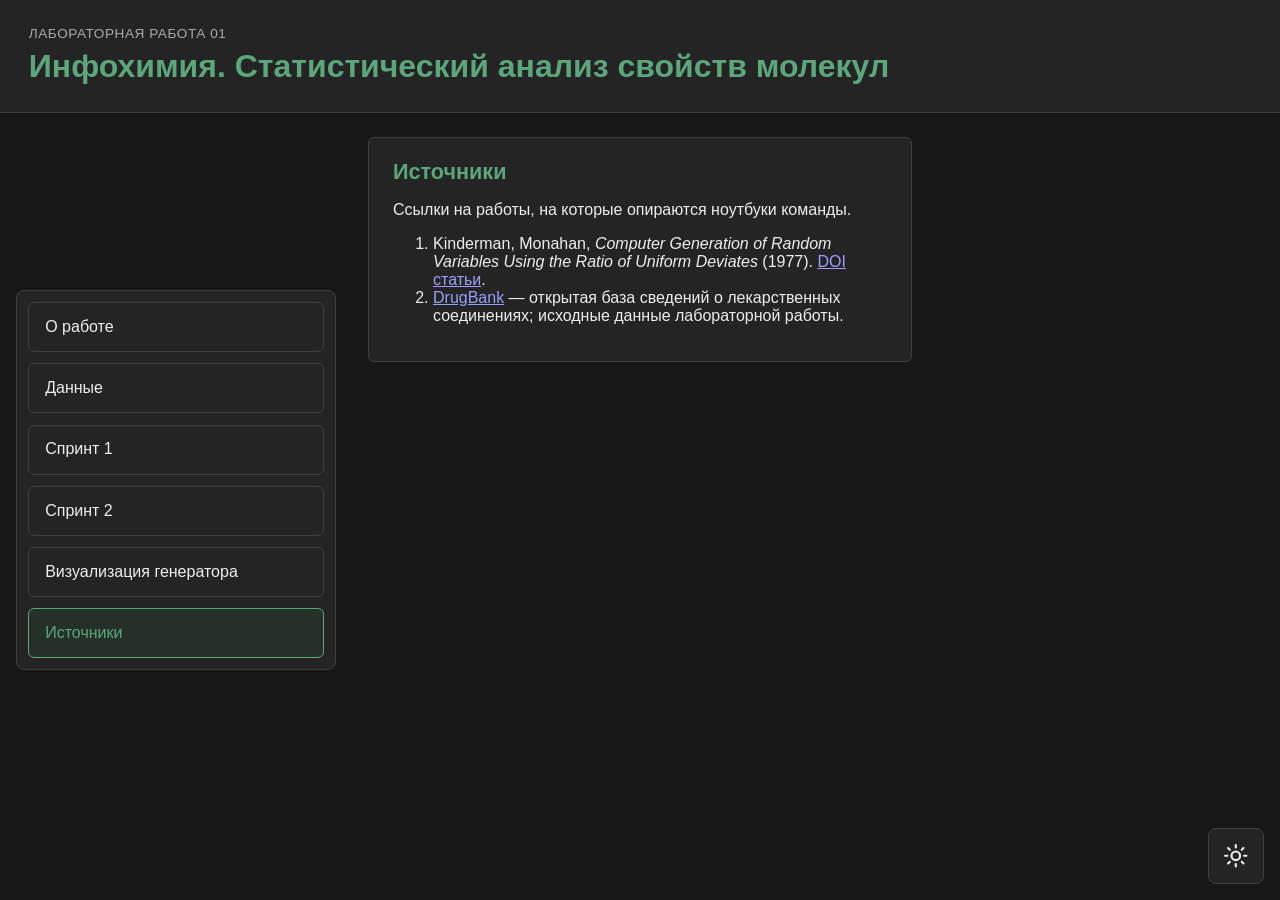
<file: docs/materials.html>
<!DOCTYPE html>
<html lang="ru">
<head><script>(function(){try{if(localStorage.getItem('theme')!=='light')document.documentElement.setAttribute('data-theme','dark');}catch(e){}})();</script>
<meta charset="utf-8">
<title>Инфохимия. Статистический анализ свойств молекул</title>
</head>
<body>
<section class="panel"><h2>Источники</h2><p>Ссылки на работы, на которые опираются ноутбуки команды.</p><ol><li>Kinderman, Monahan, <em>Computer Generation of Random Variables Using the Ratio of Uniform Deviates</em> (1977). <a href="https://doi.org/10.1145/355744.355750">DOI статьи</a>.</li><li><a href="https://go.drugbank.com">DrugBank</a> — открытая база сведений о лекарственных соединениях; исходные данные лабораторной работы.</li></ol></section>
<style>
:root {
    color-scheme: light;
    --bg: #f6f6f6;
    --surface: #fff;
    --surface-2: #fafafa;
    --text: #222;
    --muted: #666;
    --muted-2: #777;
    --line: #ddd;
    --line-soft: #eee;
    --line-faint: #e4e4e4;
    --hover: #eee;
    --current: #ddd;
    --table-head: #f3f3f3;
    --scheme-line: #146c34;
    --scheme-dash: #146c34;
    --heading: #146c34;
    --accent-bg: #e7f5ec;
}

html[data-theme="dark"] {
    color-scheme: dark;
    --bg: #171717;
    --surface: #242424;
    --surface-2: #2e2e2e;
    --text: #eee;
    --muted: #aaa;
    --muted-2: #999;
    --line: #3f3f3f;
    --line-soft: #333;
    --line-faint: #3a3a3a;
    --hover: #353535;
    --current: #454545;
    --table-head: #303030;
    --scheme-line: #5ca67c;
    --scheme-dash: #5ca67c;
    --heading: #5ca67c;
    --accent-bg: #243028;
    --jp-layout-color0: #242424;
    --jp-layout-color1: #242424;
    --jp-layout-color2: #2e2e2e;
    --jp-layout-color3: #3f3f3f;
    --jp-ui-font-color0: rgba(255, 255, 255, 0.9);
    --jp-ui-font-color1: rgba(255, 255, 255, 0.87);
    --jp-ui-font-color2: rgba(255, 255, 255, 0.7);
    --jp-ui-font-color3: rgba(255, 255, 255, 0.5);
    --jp-content-font-color0: rgba(255, 255, 255, 0.9);
    --jp-content-font-color1: rgba(255, 255, 255, 0.87);
    --jp-content-font-color2: rgba(255, 255, 255, 0.7);
    --jp-content-font-color3: rgba(255, 255, 255, 0.5);
    --jp-content-link-color: #9ec1ff;
    --jp-border-color0: #3f3f3f;
    --jp-border-color1: #4a4a4a;
    --jp-border-color2: #555;
    --jp-rendermime-table-row-background: transparent;
    --jp-rendermime-table-row-hover-background: #303030;
    --jp-cell-editor-background: #2e2e2e;
    --jp-mirror-editor-variable-color: #e6e6e6;
    --jp-mirror-editor-keyword-color: #7dcea0;
    --jp-mirror-editor-builtin-color: #7dcea0;
    --jp-mirror-editor-operator-color: #c4b6e0;
    --jp-mirror-editor-punctuation-color: #c8c8c8;
    --jp-mirror-editor-number-color: #e0c36a;
    --jp-mirror-editor-string-color: #e0a070;
    --jp-mirror-editor-string-2-color: #e0a070;
    --jp-mirror-editor-comment-color: #8d8d8d;
    --jp-mirror-editor-def-color: #8ec8e8;
    --jp-mirror-editor-variable-2-color: #8ec8e8;
    --jp-mirror-editor-variable-3-color: #7dcea0;
    --jp-mirror-editor-property-color: #8ec8e8;
    --jp-mirror-editor-atom-color: #8ec8e8;
    --jp-mirror-editor-meta-color: #c4b6e0;
    --jp-mirror-editor-qualifier-color: #b0b0b0;
    --jp-mirror-editor-bracket-color: #b0b0b0;
    --jp-mirror-editor-tag-color: #7dcea0;
    --jp-mirror-editor-attribute-color: #e0c36a;
    --jp-mirror-editor-error-color: #e07070;
}

body { margin: 0; font-family: sans-serif; color: var(--text); background: var(--bg); }
.topbar { padding: 1.6rem 1.8rem; background: var(--surface); border-bottom: 1px solid var(--line); }
.kicker { margin: 0; font-size: 0.85rem; letter-spacing: 0.04em; text-transform: uppercase; color: var(--muted); }
.topbar h1 { margin: 0.35rem 0 0; font-size: 2rem; line-height: 1.25; }
.layout { display: block; }
.sidebar {
    position: fixed;
    top: calc(50vh - 10rem);
    left: 1rem;
    width: 20rem;
    z-index: 5;
}

.sidebar a,
.sidebar a:hover { color: var(--text); text-decoration: none; }
.sidebar summary { display: block; list-style: none; cursor: pointer; }
.sidebar summary::-webkit-details-marker { display: none; }
.sidebar summary::marker { content: ""; }
.sidebar-box {
    display: flex;
    flex-direction: column;
    gap: 0.7rem;
    max-height: calc(100vh - 8rem);
    overflow: auto;
    overscroll-behavior: contain;
    padding: 0.7rem;
    background: var(--surface);
    border: 1px solid var(--line);
    border-radius: 8px;
}

.sidebar-box > a,
.sidebar-box > details {
    background: var(--surface);
    border: 1px solid var(--line);
    border-radius: 6px;
    transition: border-color 0.15s ease, background 0.15s ease;
}

.sidebar-box > a,
.sidebar-box > details > summary {
    display: block;
    padding: 0.8rem 1rem;
    border-radius: 6px;
    transition: color 0.15s ease, background 0.15s ease;
}

.sidebar-nav-section .sidebar-nav-panel {
    overflow: hidden;
    max-height: 0;
    opacity: 0;
    transition: max-height 0.48s ease, opacity 0.4s ease;
}

.sidebar-nav-section.is-open:not(.is-retracting) .sidebar-nav-panel {
    max-height: 32rem;
    opacity: 1;
}

.sidebar-nav-section.is-retracting .sidebar-nav-panel {
    max-height: 0;
    opacity: 0;
}

.sidebar details details { margin: 0.65rem 0.6rem; background: var(--surface-2); border: 1px solid var(--line-faint); border-radius: 6px; }
.sidebar details details > summary { display: block; padding: 0; border-radius: 6px; }
.sidebar details details > summary a { display: block; padding: 0.6rem 0.75rem; border-radius: 6px; }
.sidebar details details > summary a:hover { background: var(--hover); }
.notebook-item { position: relative; margin: 0.65rem 0.6rem; }
.notebook-link {
    display: block;
    margin: 0.65rem 0.6rem;
    padding: 0.6rem 0.75rem;
    border: 1px solid var(--line-faint);
    border-radius: 6px;
    background: var(--surface-2);
    color: var(--text);
}

.notebook-link:hover { background: var(--hover); }
.toc-pop .open-notebook { display: block; padding: 0.35rem 0.6rem; }
.sidebar .toc { margin: 0.2rem 0 0.4rem 1rem; padding: 0; list-style: none; }
.sidebar .empty { margin: 0.2rem 0.6rem 0.6rem; color: var(--muted-2); font-size: 0.9rem; }
.sidebar.page-toc {
    left: auto;
    right: 1rem;
    display: flex;
    flex-direction: column;
    align-items: stretch;
    gap: 0.55rem;
}

.page-toc .sidebar-box.page-toc-box {
    flex: 1 1 auto;
    min-height: 0;
    gap: 0.55rem;
    padding: 0.45rem;
    overscroll-behavior: contain;
}

.page-toc .sidebar-box.feature-lookup-box {
    flex: 0 0 auto;
    padding: 0;
    border: none;
    background: transparent;
    overflow: visible;
}

.page-toc-scroll {
    display: flex;
    flex-direction: column;
    gap: 0.4rem;
    flex: 1 1 auto;
    min-height: 0;
    overflow: auto;
    overscroll-behavior: contain;
}

.page-toc .page-toc-scroll > a {
    display: block;
    padding: 0.45rem 0.7rem;
    border-radius: 6px;
    font-size: 0.92rem;
    line-height: 1.3;
    border: 1px solid var(--line-faint);
    background: var(--surface-2);
}

.page-toc .page-toc-scroll > a:hover { background: var(--hover); }
.page-toc .page-toc-scroll > a.is-current,
.page-toc .page-toc-scroll > a.is-current:hover {
    border-color: var(--heading);
    color: var(--heading);
    background: var(--accent-bg);
}

.feature-lookup-field {
    display: flex;
    flex-direction: column;
    align-items: stretch;
    gap: 0;
    width: 100%;
    border: 1px solid var(--line-faint);
    border-radius: 6px;
    background: var(--surface-2);
    overflow: hidden;
    transition: border-color 0.15s ease, background 0.15s ease;
}

.feature-lookup-field.is-match {
    border-color: var(--heading);
}

.feature-lookup-field.is-invalid { border-color: #c55; }
.feature-lookup-search {
    display: flex;
    align-items: center;
    gap: 0.4rem;
    padding: 0 0.55rem 0 0.65rem;
    min-height: 2.35rem;
    transition: color 0.15s ease, background 0.15s ease;
}

.feature-lookup-field.is-match .feature-lookup-search {
    color: var(--heading);
    background: var(--accent-bg);
}

.feature-lookup-icon {
    flex: 0 0 auto;
    display: flex;
    width: 1.05rem;
    height: 1.05rem;
    color: var(--muted-2);
}

.feature-lookup-field.is-match .feature-lookup-icon { color: var(--heading); }
.feature-lookup-icon svg { display: block; width: 100%; height: 100%; }
.feature-lookup-input {
    display: block;
    flex: 1 1 auto;
    width: 100%;
    min-width: 0;
    box-sizing: border-box;
    padding: 0.45rem 0.65rem 0.45rem 0;
    border: 0;
    border-radius: 0;
    font: inherit;
    font-size: 0.92rem;
    line-height: 1.3;
    color: var(--text);
    background: transparent;
    transition: color 0.15s ease;
}

.feature-lookup-field.is-match .feature-lookup-input { color: var(--heading); }
.feature-lookup-input:focus { outline: none; }
.feature-lookup-input::placeholder { color: var(--muted-2); }
.feature-lookup-result {
    padding: 0.5rem 0.7rem 0.65rem;
    border-top: 1px solid var(--line-soft);
    font-size: 0.84rem;
    line-height: 1.4;
}

.feature-lookup-desc { margin: 0 0 0.35rem; color: var(--text); }
.feature-lookup-kind { margin: 0; color: var(--muted-2); font-size: 0.8rem; }
.feature-lookup-miss { margin: 0; color: var(--muted-2); }
.prose p { margin: 0 0 0.85rem; font-size: 1.05rem; line-height: 1.6; }
.prose p:last-child { margin-bottom: 0; }
.prose-intro { font-size: 1.02rem; line-height: 1.72; }
.prose-intro p { margin: 0 0 1.45rem; }
.prose-intro p:last-child {
    margin-top: 0.5rem;
    padding-top: 1.1rem;
    border-top: 1px solid var(--line-soft);
    font-size: 0.94rem;
    line-height: 1.62;
    color: var(--muted);
}

.prose-intro p > strong {
    display: block;
    margin-bottom: 0.45rem;
    font-size: 1.14rem;
    font-weight: 600;
    line-height: 1.35;
    color: var(--heading);
    letter-spacing: 0.01em;
}

.prose-intro p:first-child > strong { font-size: 1.18rem; }
.prose-intro p:first-child {
    font-size: 1.06rem;
    line-height: 1.75;
}

.panel#vvedenie h2 {
    margin-bottom: 1.15rem;
    padding-bottom: 0.9rem;
    border-bottom: 1px solid var(--line-soft);
}

.scheme-card {
    display: flex;
    flex-direction: column;
    align-items: flex-start;
    gap: 0.28rem;
    width: 100%;
    max-width: 17.5rem;
    padding: 0.85rem 0.95rem;
    background: var(--surface-2);
    border: 1px solid var(--line);
    border-radius: 6px;
    box-sizing: border-box;
}

.scheme-card strong { font-size: 1rem; line-height: 1.3; font-weight: 600; }
.scheme-kicker { color: var(--muted); font-size: 0.86rem; }
.scheme-author { color: var(--muted-2); font-size: 0.78rem; line-height: 1.3; }
.scheme-note { color: var(--muted); font-size: 0.84rem; line-height: 1.35; }
.tree-v2 {
    display: flex;
    flex-direction: column;
    align-items: center;
    margin: 2.2rem 0 2.4rem;
    --tree-thick: 9px;
    --tree-arm: 2.35rem;
    --tree-arm-wide: 1.88rem;
    --tree-card: 16.75rem;
    --tree-card-leaf: 13.96rem;
}

.tree-v2 .scheme-card--leaf {
    width: var(--tree-card-leaf);
    max-width: var(--tree-card-leaf);
    padding: 0.72rem 0.8rem;
    box-sizing: border-box;
}

.tree-v2 .scheme-card--leaf strong { font-size: 0.92rem; }
.tree-v2 .scheme-card--leaf .scheme-author { font-size: 0.72rem; }
.tree-v2-root { --tree-arm: 3.65rem; }
.tree-v2-root .scheme-card {
    width: var(--tree-card);
    max-width: var(--tree-card);
    box-sizing: border-box;
}

.tree-v2-root {
    display: grid;
    grid-template-columns: minmax(0, 1fr) auto minmax(0, 1fr);
    align-items: center;
    gap: 0;
    column-gap: 0.25rem;
    width: min(100%, 52rem);
}

.tree-v2-sprint-mid .scheme-card--sprint-wide {
    width: var(--tree-card);
    max-width: var(--tree-card);
    min-width: var(--tree-card);
    min-height: 9.75rem;
    padding: 0.95rem 0.95rem 1.05rem;
    justify-content: flex-start;
    align-items: flex-start;
    box-sizing: border-box;
}

.tree-v2-sprint-mid .scheme-card--sprint-wide .scheme-note { line-height: 1.35; }
.scheme-sprint-extra {
    width: 100%;
    margin-top: 0.75rem;
    padding-top: 0.75rem;
    border-top: 1px solid var(--line-soft);
    display: flex;
    flex-direction: column;
    align-items: flex-start;
    gap: 0.28rem;
}

.scheme-sprint-extra strong { font-size: 0.96rem; }
.tree-v2-side { display: flex; align-items: center; gap: 0; min-width: 0; }
.tree-v2-side--left { justify-content: flex-end; }
.tree-v2-side--right { justify-content: flex-start; }
.tree-v2-hbar--thin {
    display: block;
    width: var(--tree-arm);
    height: 0;
    flex: 0 0 var(--tree-arm);
    border-top: 1px solid var(--scheme-line);
    background: none;
}

.tree-v2-hbar--thick {
    display: block;
    width: var(--tree-arm);
    height: var(--tree-thick);
    flex: 0 0 var(--tree-arm);
    background: var(--heading);
    border-radius: 2px;
    align-self: center;
}

.tree-v2-hbar--dash { border-top-style: dashed; border-top-color: var(--scheme-dash); }
.tree-v2-hbar--muted { border-top-color: var(--line); }
.tree-v2-vbar--thin {
    display: block;
    width: 0;
    height: 1.6rem;
    margin: 0.2rem auto;
    border-left: 1px solid var(--scheme-line);
}

.tree-v2-vbar--trunk {
    height: 8rem;
    margin: 0 auto;
    flex-shrink: 0;
}

.tree-v2-trunk-node {
    display: flex;
    justify-content: center;
    width: min(100%, 58rem);
}

.tree-v2-trunk-node .scheme-card {
    width: var(--tree-card);
    max-width: var(--tree-card);
}

.tree-v2-sprint {
    display: flex;
    flex-direction: column;
    align-items: center;
    width: min(100%, 58rem);
}

.tree-v2-sprint-row {
    display: flex;
    flex-direction: row;
    align-items: stretch;
    justify-content: center;
    gap: 0;
    width: 100%;
    --tree-arm: var(--tree-arm-wide);
}

.tree-v2-sprint-row--wide { width: min(100%, 58rem); }
.tree-v2-sprint-mid {
    display: flex;
    justify-content: center;
    align-items: stretch;
    flex: 0 0 auto;
    align-self: stretch;
}

.tree-v2-sprint-mid .scheme-card--sprint-wide {
    flex: 1 1 auto;
    align-self: stretch;
    height: 100%;
}

.tree-v2-leaves {
    display: flex;
    flex-direction: column;
    gap: 0.85rem;
    padding: 0.35rem 0;
    flex: 0 0 auto;
    align-self: center;
}

.scheme-card--leaf-tbd {
    border-color: var(--line-faint);
    border-style: dashed;
    opacity: 0.7;
}

.scheme-card--leaf-tbd strong { color: var(--muted-2); font-weight: 500; }
.tree-v2-leaves--left { align-items: flex-end; padding-right: 0; }
.tree-v2-leaves--right { align-items: flex-start; padding-left: 0; }
.tree-v2-leaf-row { display: flex; align-items: center; gap: 0; }
.scheme-card--main,
.scheme-card--sprint,
.scheme-card--leaf { border-color: var(--heading); }
.scheme-card--side {
    border-color: var(--muted);
    background: var(--surface);
    color: var(--muted-2);
}

.scheme-card--side strong { color: var(--text); font-weight: 500; }
.scheme-card--ghost.scheme-card--minor {
    border-color: var(--line-faint);
    background: transparent;
    color: var(--muted-2);
    opacity: 0.92;
}

.scheme-card--ghost.scheme-card--minor strong {
    color: var(--muted-2);
    font-weight: 500;
    font-size: 0.88rem;
}

.tree-v2-root .scheme-card--sources-compact {
    width: auto;
    max-width: none;
    min-width: 0;
    padding: 0.5rem 0.7rem;
    gap: 0;
}

.tree-v2-root .scheme-card--sources-compact strong {
    font-size: 0.92rem;
}

.route { list-style: none; margin: 0; padding: 0; counter-reset: stop; }
.route > li { display: grid; grid-template-columns: 2.3rem 1fr; gap: 0.75rem; padding: 0.95rem 0; border-top: 1px solid var(--line-soft); }
.route > li::before { counter-increment: stop; content: counter(stop); width: 2.3rem; height: 2.3rem; display: flex; align-items: center; justify-content: center; border: 1px solid var(--line); border-radius: 6px; background: var(--surface-2); font-weight: 600; }
.route h3 { margin: 0.15rem 0 0.35rem; font-size: 1.05rem; }
.route > li.route-item--title-only { align-items: center; padding: 0.65rem 0; }
.route > li.route-item--title-only h3 { margin: 0; }
.route p { margin: 0; line-height: 1.55; }
.route p.route-sub { margin-top: 0.55rem; color: var(--muted); font-size: 0.98rem; }
.route-feature-hint {
    margin-top: 1.25rem;
    padding: 0.9rem 1.05rem;
    background: var(--accent-bg);
    border: 1px solid var(--scheme-line);
    border-radius: 8px;
    font-size: 0.96rem;
    line-height: 1.55;
}

.route-feature-hint p { margin: 0; }
.route-feature-hint code {
    font-size: 0.9em;
    padding: 0.1em 0.35em;
    border-radius: 4px;
    background: var(--surface-2);
}

.code { font-family: monospace; font-size: 0.92em; }
.content { margin-left: 22rem; margin-right: 22rem; min-width: 0; padding: 1.5rem 1rem 3rem 1rem; }
.panel { width: 100%; padding: 1.3rem 1.5rem; background: var(--surface); border: 1px solid var(--line); border-radius: 6px; box-sizing: border-box; }
.panel + .panel { margin-top: 1rem; }
.panel h2 { margin: 0 0 0.8rem; font-size: 1.35rem; }
.panel table.team { margin-top: 0; }
.panel table.team td:first-child { font-family: sans-serif; white-space: normal; }
.team .who { margin: 0; font-weight: 600; }
.team .isu { margin-left: 0.4rem; color: var(--muted-2); font-weight: 400; font-size: 0.86rem; }
.team .roles { margin-left: 0.55rem; font-weight: 400; }
h1, h2, h3, h4, h5, h6,
.jp-RenderedHTMLCommon h1,
.jp-RenderedHTMLCommon h2,
.jp-RenderedHTMLCommon h3,
.jp-RenderedHTMLCommon h4,
.jp-RenderedHTMLCommon h5,
.jp-RenderedHTMLCommon h6 { color: var(--heading); }
body.jp-Notebook .jp-RenderedHTMLCommon h1 {
    margin-top: 0;
    margin-bottom: 0.5rem;
    padding-bottom: 0;
    border-bottom: none;
}

body.jp-Notebook .jp-RenderedHTMLCommon h2,
body.jp-Notebook .jp-RenderedHTMLCommon h3,
body.jp-Notebook .jp-RenderedHTMLCommon h4 {
    padding-bottom: 0.55rem;
    margin-top: 1.35rem;
    margin-bottom: 0.85rem;
    border-bottom: 1px solid var(--line-soft);
}

body.jp-Notebook .jp-RenderedHTMLCommon h2:first-child,
body.jp-Notebook .jp-RenderedHTMLCommon h3:first-child,
body.jp-Notebook .jp-RenderedHTMLCommon h4:first-child {
    margin-top: 0;
}

/* Подзаголовок сразу под заголовком — без линии только между соседними заголовками */
body.jp-Notebook .jp-RenderedHTMLCommon h2:has(+ h3),
body.jp-Notebook .jp-RenderedHTMLCommon h2:has(+ h4),
body.jp-Notebook .jp-RenderedHTMLCommon h2:has(+ p:empty + h3),
body.jp-Notebook .jp-RenderedHTMLCommon h2:has(+ p:empty + h4),
body.jp-Notebook .jp-RenderedHTMLCommon h3:has(+ h3),
body.jp-Notebook .jp-RenderedHTMLCommon h3:has(+ h4),
body.jp-Notebook .jp-RenderedHTMLCommon h3:has(+ p:empty + h3),
body.jp-Notebook .jp-RenderedHTMLCommon h3:has(+ p:empty + h4) {
    border-bottom: none;
    margin-bottom: 0.35rem;
    padding-bottom: 0.1rem;
}

body.jp-Notebook .jp-RenderedHTMLCommon h2 + h3,
body.jp-Notebook .jp-RenderedHTMLCommon h2 + h4,
body.jp-Notebook .jp-RenderedHTMLCommon h2 + p:empty + h3,
body.jp-Notebook .jp-RenderedHTMLCommon h2 + p:empty + h4,
body.jp-Notebook .jp-RenderedHTMLCommon h3 + h3,
body.jp-Notebook .jp-RenderedHTMLCommon h3 + h4,
body.jp-Notebook .jp-RenderedHTMLCommon h3 + p:empty + h3,
body.jp-Notebook .jp-RenderedHTMLCommon h3 + p:empty + h4 {
    margin-top: 0.3rem;
}

/* Заголовок в конце ячейки и подзаголовок в следующей markdown-ячейке */
body.jp-Notebook .jp-MarkdownCell:has(.jp-RenderedHTMLCommon > h2:last-child):has(+ .jp-MarkdownCell .jp-RenderedHTMLCommon > h3:first-child) .jp-RenderedHTMLCommon > h2:last-child,
body.jp-Notebook .jp-MarkdownCell:has(.jp-RenderedHTMLCommon > h2:last-child):has(+ .jp-MarkdownCell .jp-RenderedHTMLCommon > h4:first-child) .jp-RenderedHTMLCommon > h2:last-child,
body.jp-Notebook .jp-MarkdownCell:has(.jp-RenderedHTMLCommon > h3:last-child):has(+ .jp-MarkdownCell .jp-RenderedHTMLCommon > h3:first-child) .jp-RenderedHTMLCommon > h3:last-child,
body.jp-Notebook .jp-MarkdownCell:has(.jp-RenderedHTMLCommon > h3:last-child):has(+ .jp-MarkdownCell .jp-RenderedHTMLCommon > h4:first-child) .jp-RenderedHTMLCommon > h3:last-child {
    border-bottom: none;
    margin-bottom: 0.35rem;
    padding-bottom: 0.1rem;
}

body.jp-Notebook .jp-RenderedHTMLCommon hr {
    display: none;
}

body.jp-Notebook .research-outline {
    margin-top: 0.35rem;
}

body.jp-Notebook .research-outline p:has(> strong:only-child) {
    margin: 1.35rem 0 0.45rem;
    padding-top: 0.95rem;
    border-top: 1px solid var(--line-soft);
}

body.jp-Notebook .research-outline > p:first-child:has(> strong:only-child) {
    margin-top: 0.65rem;
    padding-top: 0;
    border-top: none;
}

body.jp-Notebook .research-outline p:has(> strong:only-child) > strong {
    font-weight: 700;
    font-size: 1.03rem;
    line-height: 1.45;
    color: var(--text);
}

html[data-theme="dark"] body.jp-Notebook .research-outline p:has(> strong:only-child) > strong,
html[data-theme="dark"] body.jp-Notebook .research-outline li > p > strong {
    color: #f3f4f2;
}

body.jp-Notebook .research-outline li {
    margin: 0.85rem 0;
    padding-left: 0.15rem;
}

body.jp-Notebook .research-outline li > p {
    margin: 0;
    line-height: 1.62;
}

body.jp-Notebook .research-outline li > p > strong {
    font-weight: 700;
    color: var(--text);
}

body.jp-Notebook .research-outline h3 {
    margin-top: 2rem;
    padding-bottom: 0.55rem;
    margin-bottom: 0.65rem;
    border-bottom: 1px solid var(--line-soft);
}

body.jp-Notebook .research-outline h3:first-of-type {
    margin-top: 1.5rem;
}

body.jp-Notebook .research-outline h3 + p:has(> strong:only-child) {
    border-top: none;
    padding-top: 0;
    margin-top: 0.55rem;
}

body.jp-Notebook .meme-row {
    display: flex;
    flex-direction: row;
    flex-wrap: wrap;
    gap: 0.85rem;
    margin: 0.9rem 0 1.15rem;
    align-items: flex-start;
    justify-content: center;
}

body.jp-Notebook .meme-row img {
    flex: 0 1 auto;
    max-width: calc((50% - 0.45rem) / 1.5);
    max-height: 11.5rem;
    width: auto;
    height: auto;
    object-fit: contain;
    border-radius: 6px;
    border: 1px solid var(--line-soft);
}

body.jp-Notebook .notebook-takeaway {
    margin: 1.05rem 0 1.35rem;
    padding: 0.9rem 1.05rem 1rem;
    background: var(--accent-bg);
    border: 1px solid var(--line-soft);
    border-radius: 8px;
    line-height: 1.62;
}

body.jp-Notebook .notebook-takeaway > :first-child {
    margin-top: 0;
}

body.jp-Notebook .notebook-takeaway > :last-child {
    margin-bottom: 0;
}

body.jp-Notebook .notebook-takeaway p > strong:first-child {
    font-weight: 700;
    color: var(--text);
}

body.jp-Notebook .notebook-takeaway p:has(> strong:only-child) {
    margin: 1.1rem 0 0.4rem;
    padding-top: 0.8rem;
    border-top: 1px solid var(--line-soft);
}

body.jp-Notebook .notebook-takeaway > p:first-child:has(> strong:only-child),
body.jp-Notebook .notebook-takeaway > p:first-child {
    margin-top: 0;
    padding-top: 0;
    border-top: none;
}

body.jp-Notebook .notebook-takeaway ul {
    margin: 0.5rem 0 0.25rem;
    padding-left: 1.25rem;
}

body.jp-Notebook .notebook-takeaway ul li > p > strong {
    font-weight: 700;
    color: var(--text);
}

html[data-theme="dark"] body.jp-Notebook .notebook-takeaway p > strong,
html[data-theme="dark"] body.jp-Notebook .notebook-takeaway li > p > strong,
html[data-theme="dark"] body.jp-Notebook .notebook-takeaway p:has(> strong:only-child) > strong {
    color: #f3f4f2;
}

body.jp-Notebook .research-outline ol {
    margin: 0.35rem 0 0;
    padding-left: 1.35rem;
    list-style-position: outside;
}

body.jp-Notebook .resume-outline {
    margin-top: 0.25rem;
}

body.jp-Notebook .resume-outline ol {
    margin: 0;
    padding-left: 1.35rem;
    list-style-position: outside;
}

body.jp-Notebook .resume-outline ol > li {
    margin: 0;
    padding: 0.75rem 0 0.75rem 0.15rem;
    border: none;
}

body.jp-Notebook .resume-outline ol > li + li {
    border-top: 1px solid var(--line-soft);
}

body.jp-Notebook .resume-outline ol > li:first-child {
    padding-top: 0.35rem;
}

body.jp-Notebook .resume-outline ol > li:last-child {
    padding-bottom: 0;
}

body.jp-Notebook .resume-outline ol > li > p {
    font-size: 1.03rem;
    line-height: 1.62;
    margin: 0;
}

body.jp-Notebook .resume-outline ol > li > p > strong {
    font-weight: 700;
    font-size: 1.03rem;
    color: var(--text);
}

html[data-theme="dark"] body.jp-Notebook .resume-outline ol > li > p > strong {
    color: #f3f4f2;
}

.route > li::before { color: var(--heading); border-color: var(--heading); }
.team th,
.team .roles { color: var(--heading); }
.sidebar:not(.page-toc) .sidebar-box > a:hover,
.sidebar:not(.page-toc) .sidebar-box > a.is-current,
.sidebar:not(.page-toc) .sidebar-box > a.is-current:hover {
    color: var(--heading);
    border-color: var(--heading);
    background: var(--accent-bg);
}

.sidebar:not(.page-toc) .sidebar-box > details:has(> summary:hover) {
    border-color: var(--heading);
    background: var(--accent-bg);
}

.sidebar:not(.page-toc) .sidebar-box > details > summary:hover {
    color: var(--heading);
    background: var(--accent-bg);
}

.sidebar:not(.page-toc) .notebook-link:hover,
.sidebar:not(.page-toc) details details > summary a:hover {
    color: var(--heading);
    border-color: var(--heading);
    background: var(--accent-bg);
}

.page-toc .page-toc-scroll > a.is-current,
.page-toc .page-toc-scroll > a.is-current:hover,
.sidebar:not(.page-toc) .notebook-link.is-current,
.sidebar:not(.page-toc) .notebook-link.is-current:hover {
    color: var(--heading);
    border-color: var(--heading);
    background: var(--accent-bg);
}

.sidebar:not(.page-toc) details details:has(a.is-current) {
    border-color: var(--heading);
    background: var(--accent-bg);
}

.sidebar:not(.page-toc) details details:has(a.is-current) > summary a {
    color: var(--heading);
    background: transparent;
}

.team .files { margin: 0.35rem 0 0; color: var(--muted-2); font-size: 0.86rem; }
.team .role { margin: 0.55rem 0 0; line-height: 1.5; }
.cat-mark-title {
    margin: 1.75rem 0 0.65rem;
    font-size: 1rem;
    font-weight: 600;
    color: var(--heading);
}

.cat-mark-table { margin-top: 0; }
.panel table { width: 100%; border-collapse: collapse; margin-top: 0.4rem; }
.panel th, .panel td { padding: 0.55rem 0.7rem; border: 1px solid var(--line); text-align: left; vertical-align: top; }
.panel th { background: var(--table-head); }
.panel td:first-child { font-family: monospace; white-space: nowrap; }
.code-fold {
    margin: 0.4rem 0 0.8rem;
    width: fit-content;
    max-width: 100%;
    background: var(--surface-2);
    border: 1px solid var(--line);
    border-radius: 6px;
    overflow: hidden;
}

html[data-theme="dark"] .code-fold { border-color: #e6e6e6; }
.code-fold[open] { width: 100%; }
.code-fold > summary {
    display: list-item;
    cursor: pointer;
    padding: 0.4rem 0.75rem;
    color: var(--text);
    background: transparent;
}

.code-fold[open] > summary { border-bottom: 1px solid var(--line); }
html[data-theme="dark"] .code-fold[open] > summary { border-bottom-color: #e6e6e6; }
body.jp-Notebook .code-fold .jp-InputArea-editor,
body.jp-Notebook .code-fold .highlight {
    border: none;
    box-shadow: none;
}

.table-sheet {
    margin: 0.6rem 0 0.9rem;
    padding: 0.65rem 0.7rem;
    background: var(--surface-2);
    border: 1px solid var(--line);
    border-radius: 6px;
    overflow-x: auto;
}

body.jp-Notebook .table-sheet table.dataframe {
    width: max-content;
    border-collapse: collapse;
    margin: 0;
    font-size: 0.86rem;
}

body.jp-Notebook .table-sheet table.dataframe th,
body.jp-Notebook .table-sheet table.dataframe td {
    border: 1px solid var(--line);
    padding: 0.4rem 0.55rem;
    text-align: left;
    vertical-align: middle;
    color: var(--text);
    background: transparent;
    white-space: nowrap;
}

body.jp-Notebook .table-sheet table.dataframe thead th { background: var(--table-head); }
.table-sheet-center {
    display: flex;
    justify-content: center;
    width: 100%;
    box-sizing: border-box;
}

.table-sheet-center table {
    width: max-content;
    max-width: 100%;
    margin: 0;
    border-collapse: collapse;
    table-layout: auto;
}

.table-sheet-center th,
.table-sheet-center td {
    border: 1px solid var(--line);
    padding: 0.45rem 0.7rem;
    color: var(--text);
}

.sidebar {
    font-family: sans-serif;
    font-size: 16px;
    font-weight: normal;
    line-height: 1.4;
}

.sidebar * {
    font-family: inherit;
    font-size: inherit;
    font-weight: inherit;
    line-height: inherit;
    letter-spacing: normal;
    box-sizing: border-box;
}

.sidebar a:link,
.sidebar a:visited,
.sidebar a:hover {
    color: var(--text);
    text-decoration: none;
}

.sidebar .byline {
    display: block;
    margin-top: 0.18rem;
    color: var(--muted-2);
    font-size: 0.78rem;
    font-weight: 400;
    line-height: 1.3;
}

.sidebar:not(.page-toc) .byline-reveal .byline {
    margin-top: 0;
    max-height: 0;
    opacity: 0;
    overflow: hidden;
    transition: opacity 0.15s ease, max-height 0.15s ease, margin-top 0.15s ease;
}

.sidebar:not(.page-toc) .byline-reveal:hover .byline,
.sidebar:not(.page-toc) .byline-reveal.is-current .byline {
    max-height: 2.5rem;
    opacity: 1;
    margin-top: 0.18rem;
}

body.jp-Notebook { background: var(--bg); color: var(--text); }
body.jp-Notebook main {
    display: block;
    background: var(--surface);
    border: 1px solid var(--line);
    border-radius: 6px;
    padding: 1.3rem 1.5rem 1.8rem;
    box-sizing: border-box;
}

body.jp-Notebook .jp-Cell,
body.jp-Notebook .jp-Cell-inputWrapper,
body.jp-Notebook .jp-InputArea,
body.jp-Notebook .jp-RenderedHTMLCommon,
body.jp-Notebook .jp-OutputArea,
body.jp-Notebook .jp-OutputArea-output {
    background: transparent;
    border: none;
    box-shadow: none;
}

body.jp-Notebook .jp-Collapser { display: none; }
html[data-theme="dark"] body.jp-Notebook .jp-InputArea-editor,
html[data-theme="dark"] body.jp-Notebook .cm-editor,
html[data-theme="dark"] body.jp-Notebook .highlight,
html[data-theme="dark"] body.jp-Notebook .highlight pre {
    background: var(--surface-2);
    color: var(--text);
}

body.jp-Notebook .jp-Cell-inputWrapper { padding: 0; }
body.jp-Notebook .jp-MarkdownCell .jp-Cell-inputWrapper {
    display: block;
    width: 100%;
}

body.jp-Notebook .jp-MarkdownCell .jp-InputArea,
body.jp-Notebook .jp-MarkdownCell .jp-RenderedMarkdown {
    display: block;
    width: 100%;
    max-width: 100%;
    box-sizing: border-box;
}

body.jp-Notebook .jp-MarkdownCell .table-sheet {
    width: 100%;
    max-width: 100%;
    box-sizing: border-box;
}

body.jp-Notebook .jp-OutputArea-output.jp-RenderedText {
    display: block;
    width: 100%;
    max-width: 100%;
    margin: 0.7rem 0 0.95rem;
    padding: 0.78rem 0.95rem;
    background: var(--surface-2);
    border: 1px solid var(--line-soft);
    border-radius: 8px;
    box-sizing: border-box;
}

body.jp-Notebook .jp-OutputArea-output.jp-RenderedText pre {
    margin: 0;
    padding: 0;
    background: transparent;
    border: none;
    box-shadow: none;
    font-family: ui-monospace, "Cascadia Code", Consolas, monospace;
    font-size: 0.92rem;
    line-height: 1.52;
    color: var(--text);
    white-space: pre-wrap;
    word-break: break-word;
}

body.jp-Notebook .jp-OutputArea-output.jp-RenderedText[data-mime-type="application/vnd.jupyter.stderr"] {
    border-color: var(--line);
    background: var(--accent-bg);
}

.theme-toggle {
    position: fixed;
    right: 1rem;
    bottom: 1rem;
    z-index: 30;
    width: 3.5rem;
    height: 3.5rem;
    padding: 0;
    display: flex;
    align-items: center;
    justify-content: center;
    border: 1px solid var(--line);
    border-radius: 8px;
    background: var(--surface);
    color: var(--text);
    cursor: pointer;
}

.theme-toggle svg { width: 1.6rem; height: 1.6rem; display: block; }
html[data-theme="dark"] .dataframe,
html[data-theme="dark"] .dataframe th,
html[data-theme="dark"] .dataframe td {
    color: var(--text);
    background: transparent;
    border-color: var(--line);
}

</style>
<script>window.PAGE_CHROME = {"kicker": "Лабораторная работа 01", "title": "Инфохимия. Статистический анализ свойств молекул", "sidebar": "<div class=\"sidebar-box\">\n<a href=\"index.html\">О работе</a>\n<details class=\"sidebar-nav-section\" open><summary>Данные</summary>\n<div class=\"sidebar-nav-panel\">\n<a class=\"notebook-link\" href=\"data_review.html\">Обзор данных<span class=\"byline\">Сычев Александр | 467653</span></a>\n<a class=\"notebook-link\" href=\"features.html\">Описание признаков<span class=\"byline\">Сычев Александр | 467653</span></a>\n</div></details>\n<details class=\"sidebar-nav-section\" open><summary>Спринт 1</summary>\n<div class=\"sidebar-nav-panel\">\n<a class=\"notebook-link\" href=\"hbond_simple.html\">Акцепторы и доноры<span class=\"byline\">Петрунина Анна | 327017</span></a>\n<a class=\"notebook-link\" href=\"logs_mw_ktvd.html\">Растворимость и молекулярная масса<span class=\"byline\">Закликовский Иван | 503803</span></a>\n<a class=\"notebook-link\" href=\"pka_basic_analysis.html\">pKa (основной)<span class=\"byline\">Родичева Варвара | 502343</span></a>\n<a class=\"notebook-link\" href=\"cal_refractivity.html\">Молекулярная рефрактивность<span class=\"byline\">Авсиевич Евдокия | 464929</span></a>\n</div></details>\n<details class=\"sidebar-nav-section\" open><summary>Спринт 2</summary>\n<div class=\"sidebar-nav-panel\">\n<a class=\"notebook-link\" href=\"generator_ecdf.html\">Генератор ЭФР (pKa)<span class=\"byline\">Родичева Варвара | 502343</span></a>\n<a class=\"notebook-link\" href=\"generator_empirical.html\">ЭФР для A и D<span class=\"byline\">Петрунина Анна | 327017</span></a>\n<a class=\"notebook-link\" href=\"lognormal_generator.html\">Логнормальный генератор (refractivity)<span class=\"byline\">Авсиевич Евдокия | 464929</span></a>\n<a class=\"notebook-link\" href=\"degenerating.html\">Смесь / madness (pKa)<span class=\"byline\">Сычев Александр | 467653</span></a>\n</div></details>\n<a class=\"byline-reveal\" href=\"generator_viz.html\">Визуализация генератора<span class=\"byline\">Закликовский Иван | 503803</span></a>\n<a href=\"materials.html\">Источники</a>\n</div>", "sections": [], "featureLookup": true, "featureGlossary": {"drugbank_id": {"description": "Уникальный идентификатор вещества в базе DrugBank", "kind": "Идентификатор"}, "name": {"description": "Название лекарственного вещества", "kind": "Строковый"}, "state": {"description": "Физическое состояние вещества (например, твёрдое, жидкое, газообразное)", "kind": "Категориальный"}, "cal_logp": {"description": "Расчётный логарифм коэффициента распределения вещества между октанолом и водой; характеризует липофильность", "kind": "Количественный, непрерывный"}, "cal_logs": {"description": "Расчётный логарифм растворимости вещества в воде (logS)", "kind": "Количественный, непрерывный"}, "cal_water_solubility": {"description": "Расчётная растворимость вещества в воде", "kind": "Количественный, непрерывный"}, "cal_molecular_weight": {"description": "Расчётная молекулярная масса вещества", "kind": "Количественный, непрерывный"}, "cal_polar_surface_area": {"description": "Расчётная площадь полярной поверхности молекулы (PSA)", "kind": "Количественный, непрерывный"}, "cal_refractivity": {"description": "Расчётная молярная рефракция — характеристика, связанная с поляризуемостью и объёмом электронной оболочки молекулы", "kind": "Количественный, непрерывный"}, "cal_polarizability": {"description": "Расчётная поляризуемость молекулы — способность электронной оболочки деформироваться под действием внешнего электрического поля", "kind": "Количественный, непрерывный"}, "cal_rotatable_bond_count": {"description": "Количество вращаемых связей в молекуле; характеризует её конформационную гибкость", "kind": "Количественный, дискретный"}, "cal_h_bond_acceptor_count": {"description": "Количество атомов или центров молекулы, способных принимать водородные связи", "kind": "Количественный, дискретный"}, "cal_h_bond_donor_count": {"description": "Количество атомов или групп, способных выступать донорами водородных связей", "kind": "Количественный, дискретный"}, "cal_pka_acidic": {"description": "Расчётное значение pKa для кислотных центров молекулы", "kind": "Количественный, непрерывный"}, "cal_pka_basic": {"description": "Расчётное значение pKa для основных центров молекулы", "kind": "Количественный, непрерывный"}, "cal_physiological_charge": {"description": "Расчётный суммарный заряд молекулы при физиологическом pH", "kind": "Количественный, дискретный"}, "cal_number_of_rings": {"description": "Количество циклов в структуре молекулы", "kind": "Количественный, дискретный"}, "cal_bioavailability": {"description": "Бинарный признак биодоступности вещества", "kind": "Категориальный, бинарный"}, "cal_rule_of_five": {"description": "Бинарный признак соответствия вещества правилу пяти Липински", "kind": "Категориальный, бинарный"}, "exp_molecular_weight": {"description": "Экспериментальное значение молекулярной массы", "kind": "Количественный, непрерывный"}, "exp_logp": {"description": "Экспериментальное значение логарифма коэффициента распределения октанол–вода", "kind": "Количественный, непрерывный"}, "exp_pka": {"description": "Экспериментальное значение константы кислотности (pKa)", "kind": "Количественный, непрерывный"}, "half_life": {"description": "Период полувыведения вещества из организма; значения представлены текстовыми описаниями с указанием временных единиц измерения", "kind": "Строковый"}}};</script><script>
document.addEventListener("DOMContentLoaded", function () {
    var page = window.PAGE_CHROME;
    var bar = document.createElement("div");
    var layout = document.createElement("div");
    var aside = document.createElement("aside");
    var content = document.createElement("div");

    bar.className = "topbar";
    bar.innerHTML = "<p class=\"kicker\"></p><h1></h1>";
    bar.querySelector(".kicker").textContent = page.kicker;
    bar.querySelector("h1").textContent = page.title;
    layout.className = "layout";
    aside.className = "sidebar";
    aside.innerHTML = page.sidebar;

    var pageName = (location.pathname.split("/").pop() || "index.html").split("?")[0];
    aside.querySelectorAll("a").forEach(function (link) {
        var href = (link.getAttribute("href") || "").split("#")[0].split("?")[0];
        if (href.split("/").pop() === pageName) link.classList.add("is-current");
    });

    var navBox = aside.querySelector(".sidebar-box");
    var NAV_CLOSE_MS = 520;

    if (navBox) {
        Array.prototype.forEach.call(navBox.children, function (node) {
            if (node.tagName !== "DETAILS" || !node.classList.contains("sidebar-nav-section")) {
                return;
            }

            function sectionHasCurrent() {
                return !!node.querySelector(".is-current");
            }

            node.open = true;

            if (sectionHasCurrent()) node.classList.add("is-open");

            var summary = node.querySelector("summary");

            if (!summary) return;

            summary.addEventListener("click", function (e) {
                e.preventDefault();
                if (node.classList.contains("is-open")) {
                    node.classList.add("is-retracting");
                    clearTimeout(node._navCloseTimer);

                    node._navCloseTimer = setTimeout(function () {
                        node.classList.remove("is-open", "is-retracting");
                    }, NAV_CLOSE_MS);

                    return;
                }

                node.classList.remove("is-retracting");
                node.classList.add("is-open");
            });
        });
    }

    content.className = "content";

    while (document.body.firstChild) {
        content.appendChild(document.body.firstChild);
    }

    layout.appendChild(aside);
    layout.appendChild(content);
    document.body.appendChild(bar);
    document.body.appendChild(layout);

    function foldBlock(node, label, openByDefault) {
        var details = document.createElement("details");
        var summary = document.createElement("summary");

        details.className = "code-fold";
        summary.textContent = label;
        if (openByDefault) details.open = true;
        node.parentNode.insertBefore(details, node);
        details.appendChild(summary);
        details.appendChild(node);
    }

    document.querySelectorAll(".jp-CodeCell .jp-InputArea, .code_cell .input_area").forEach(function (area) {
        foldBlock(area, "Код");
    });

    document.querySelectorAll(".jp-RenderedImage").forEach(function (image) {
        foldBlock(image, "График", true);
    });

    document.querySelectorAll(".jp-RenderedHTML table.dataframe").forEach(function (table) {
        var host = table.closest(".jp-OutputArea-output") || table.parentNode;

        if (host.closest(".table-sheet")) return;

        var sheet = document.createElement("div");
        sheet.className = "table-sheet";
        host.parentNode.insertBefore(sheet, host);
        sheet.appendChild(host);
    });

    document.querySelectorAll(".jp-RenderedMarkdown table").forEach(function (table) {
        if (table.closest(".table-sheet")) return;

        var sheet = document.createElement("div");

        sheet.className = "table-sheet table-sheet-center";
        table.parentNode.insertBefore(sheet, table);
        sheet.appendChild(table);
    });

    function buildFeatureLookup(glossary, host) {
        var field = document.createElement("div");
        field.className = "feature-lookup-field";
        
        var searchRow = document.createElement("div");
        searchRow.className = "feature-lookup-search";

        var icon = document.createElement("span");
        icon.className = "feature-lookup-icon";
        icon.setAttribute("aria-hidden", "true");
        icon.innerHTML = '<svg viewBox="0 0 24 24"><circle cx="11" cy="11" r="6.5" fill="none" stroke="currentColor" stroke-width="2"></circle><path d="M16 16l5 5" fill="none" stroke="currentColor" stroke-width="2" stroke-linecap="round"></path></svg>';
        
        var input = document.createElement("input");
        input.type = "text";
        input.className = "feature-lookup-input";
        input.setAttribute("autocomplete", "off");
        input.setAttribute("spellcheck", "false");
        input.placeholder = "Признак из таблицы (cal_logs)";
        
        var result = document.createElement("div");
        result.className = "feature-lookup-result";
        result.hidden = true;

        searchRow.appendChild(icon);
        searchRow.appendChild(input);
        field.appendChild(searchRow);
        field.appendChild(result);
        host.appendChild(field);

        var byLower = {};

        Object.keys(glossary).forEach(function (key) {
            byLower[key.toLowerCase()] = key;
        });

        function apply() {
            var raw = input.value.trim();

            field.classList.remove("is-match", "is-invalid");

            if (!raw) {
                result.hidden = true;
                result.textContent = "";
                return;
            }

            var key = byLower[raw.toLowerCase()];

            if (!key) {
                result.hidden = false;
                field.classList.add("is-invalid");
                result.innerHTML = '<p class="feature-lookup-miss">Нет такого признака в таблице</p>';
                return;
            }

            var item = glossary[key];

            field.classList.add("is-match");
            result.hidden = false;
            result.innerHTML =
                '<p class="feature-lookup-desc">' + item.description + "</p>"
                + '<p class="feature-lookup-kind">' + item.kind + "</p>";
        }

        input.addEventListener("change", apply);
        input.addEventListener("blur", apply);
        input.addEventListener("keydown", function (e) {
            if (e.key === "Enter") {
                e.preventDefault();
                apply();
            }
        });
    }

    if (page.sections && page.sections.length) {
        var right = document.createElement("aside");
        var box = document.createElement("div");
        var scroll = document.createElement("div");

        right.className = "sidebar page-toc";
        box.className = "sidebar-box page-toc-box";
        scroll.className = "page-toc-scroll";

        page.sections.forEach(function (section) {
            var link = document.createElement("a");
            link.href = section.href;
            link.textContent = section.title;
            if (section.level && section.level > 2) {
                link.style.paddingLeft = (section.level - 2) * 0.65 + "rem";
                link.style.fontSize = section.level >= 4 ? "0.92em" : "";
            }
            scroll.appendChild(link);
        });

        box.appendChild(scroll);
        right.appendChild(box);
        
        if (page.featureLookup && page.featureGlossary && Object.keys(page.featureGlossary).length) {
            var lookupBox = document.createElement("div");

            lookupBox.className = "sidebar-box feature-lookup-box";
            buildFeatureLookup(page.featureGlossary, lookupBox);
            right.appendChild(lookupBox);
        }

        document.body.appendChild(right);
    }

    var sidebars = document.querySelectorAll(".sidebar");
    var tocBox = document.querySelector(".page-toc-scroll");
    var tocLinks = tocBox ? tocBox.querySelectorAll("a") : [];
    var headings = [];

    tocLinks.forEach(function (link) {
        var id = (link.getAttribute("href") || "").replace(/^#/, "");
        var heading = id ? document.getElementById(id) : null;

        if (heading) headings.push({ link: link, heading: heading });
    });

    var current = null;

    function restingTop() {
        var probe = sidebars[0];
        var previous = probe.style.top;
        probe.style.top = "";
        
        var top = probe.getBoundingClientRect().top;
        probe.style.top = previous;
        return top;
    }

    function markCurrent() {
        if (!headings.length || !tocBox) return;
        
        var line = document.querySelector(".topbar").offsetHeight + 48;
        var active = headings[0];
        var atBottom = window.scrollY > 0 && window.scrollY + window.innerHeight >= document.documentElement.scrollHeight - 8;
        
        if (atBottom) {
            active = headings[headings.length - 1];
        } else {
            headings.forEach(function (item) {
                if (item.heading.getBoundingClientRect().top <= line) active = item;
            });
        }

        if (active !== current) {
            if (current) current.link.classList.remove("is-current");

            active.link.classList.add("is-current");
            current = active;

            var boxRect = tocBox.getBoundingClientRect();
            var linkRect = active.link.getBoundingClientRect();
            var delta = (linkRect.top + linkRect.height / 2) - (boxRect.top + boxRect.height / 2);

            tocBox.scrollTop += delta;
        }
    }

    function placeSidebar() {

        var limit = document.querySelector(".topbar").offsetHeight;
        var rest = restingTop();
        var top = rest - Math.min(window.scrollY, limit);

        sidebars.forEach(function (sidebar) {
            var lift = sidebar.classList.contains("page-toc") ? 80 : 0;

            sidebar.style.top = (top - lift) + "px";
        });

        var room = window.innerHeight - 2 * rest + 128;
        var maxFit = window.innerHeight - (rest - limit) - 16;
        var maxHeight = Math.max(160, Math.min(room, maxFit)) + "px";

        document.querySelectorAll(".sidebar-box").forEach(function (box) {
            if (box.classList.contains("feature-lookup-box")) {
                box.style.maxHeight = "";
                return;
            }

            box.style.maxHeight = maxHeight;
        });

        markCurrent();
    }

    window.addEventListener("scroll", placeSidebar);
    window.addEventListener("resize", placeSidebar);

    placeSidebar();

    var sun = '<svg viewBox="0 0 24 24" aria-hidden="true"><circle cx="12" cy="12" r="4" fill="none" stroke="currentColor" stroke-width="2"></circle><path d="M12 2v2.2M12 19.8V22M2 12h2.2M19.8 12H22M4.8 4.8l1.6 1.6M17.6 17.6l1.6 1.6M19.2 4.8l-1.6 1.6M6.4 17.6l-1.6 1.6" fill="none" stroke="currentColor" stroke-width="2" stroke-linecap="round"></path></svg>';
    var moon = '<svg viewBox="0 0 24 24" aria-hidden="true"><path d="M21 14.5A8.5 8.5 0 1 1 9.5 3 7 7 0 0 0 21 14.5z" fill="none" stroke="currentColor" stroke-width="2" stroke-linejoin="round"></path></svg>';
    var toggle = document.createElement("button");
    
    toggle.type = "button";
    toggle.className = "theme-toggle";
    
    function paintTheme() {
        var dark = document.documentElement.getAttribute("data-theme") === "dark";
        
        toggle.innerHTML = dark ? sun : moon;
        toggle.setAttribute("aria-label", dark ? "Светлая тема" : "Тёмная тема");
        
        if (document.body.classList.contains("jp-Notebook")) {
            document.body.setAttribute("data-jp-theme-light", dark ? "false" : "true");
        }
    }
    
    toggle.addEventListener("click", function () {
        var dark = document.documentElement.getAttribute("data-theme") === "dark";
        
        if (dark) {
            document.documentElement.removeAttribute("data-theme");
            localStorage.setItem("theme", "light");
        } else {
            document.documentElement.setAttribute("data-theme", "dark");
            localStorage.setItem("theme", "dark");
        }

        paintTheme();
    });
    
    document.body.appendChild(toggle);
    paintTheme();
});

</script>
</body>
</html>
</file>
